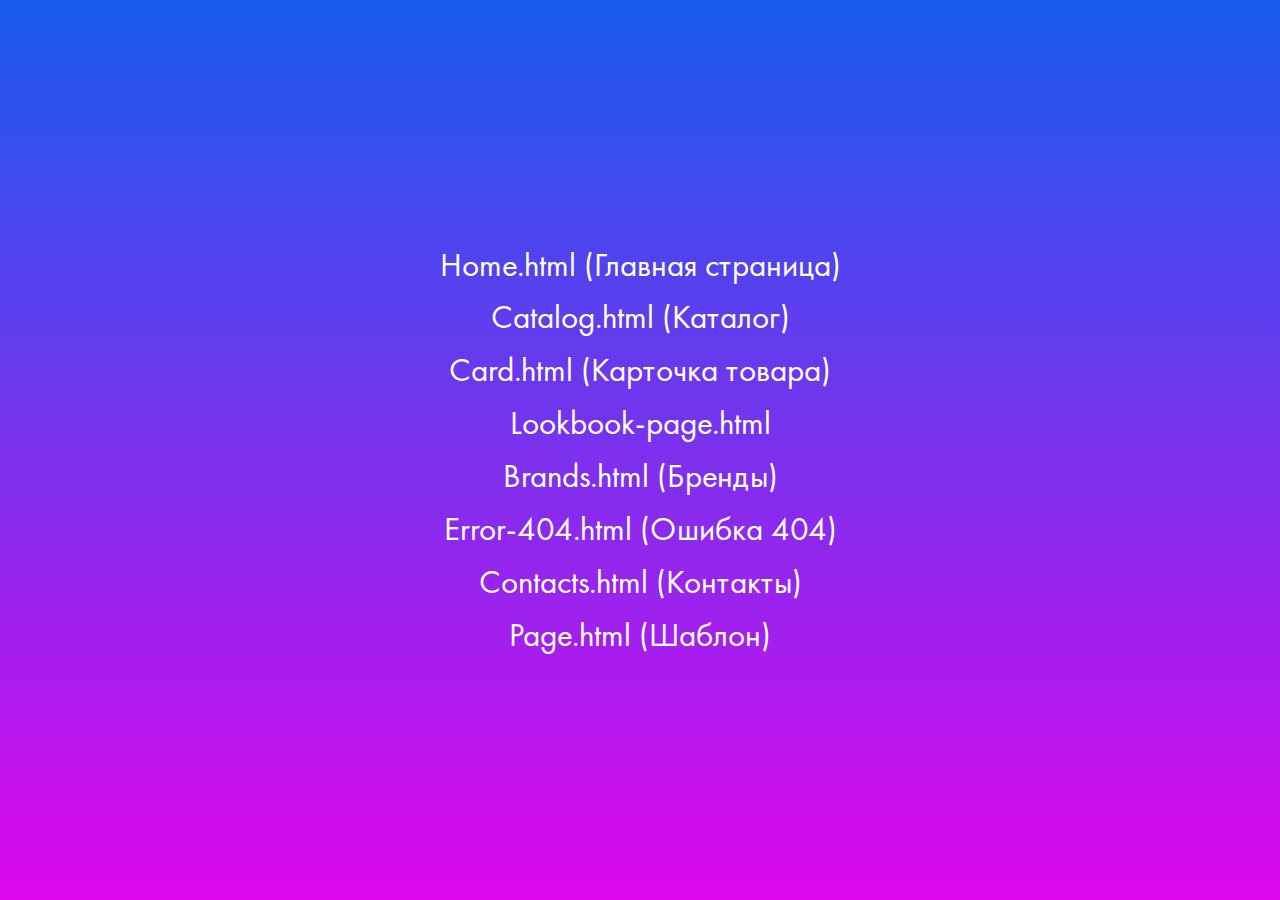
<file: index.html>
<!DOCTYPE html>
<html lang="en">
<head>
  <meta charset="UTF-8">
  <meta http-equiv="X-UA-Compatible" content="IE=edge">
  <meta name="viewport" content="width=device-width, initial-scale=1.0">
  <link rel="stylesheet" href="css/style.css">
  <title>Document</title>
</head>
<body>
  <div class="index">
    <div class="container">
      <div class="index__inner">
        <a href="home.html">Home.html (Главная страница)</a>
        <a href="catalog.html">Catalog.html (Каталог)</a>
        <a href="card.html">Card.html (Карточка товара)</a>
        <a href="lookbook-page.html">Lookbook-page.html</a>
        <a href="brands.html">Brands.html (Бренды)</a>
        <a href="error-404.html">Error-404.html (Ошибка 404)</a> 
        <a href="contacts.html">Contacts.html (Контакты)</a>   
        <a href="page.html">Page.html (Шаблон)</a>     
      </div>
    </div>
  </div>
</body>
</html>
</file>
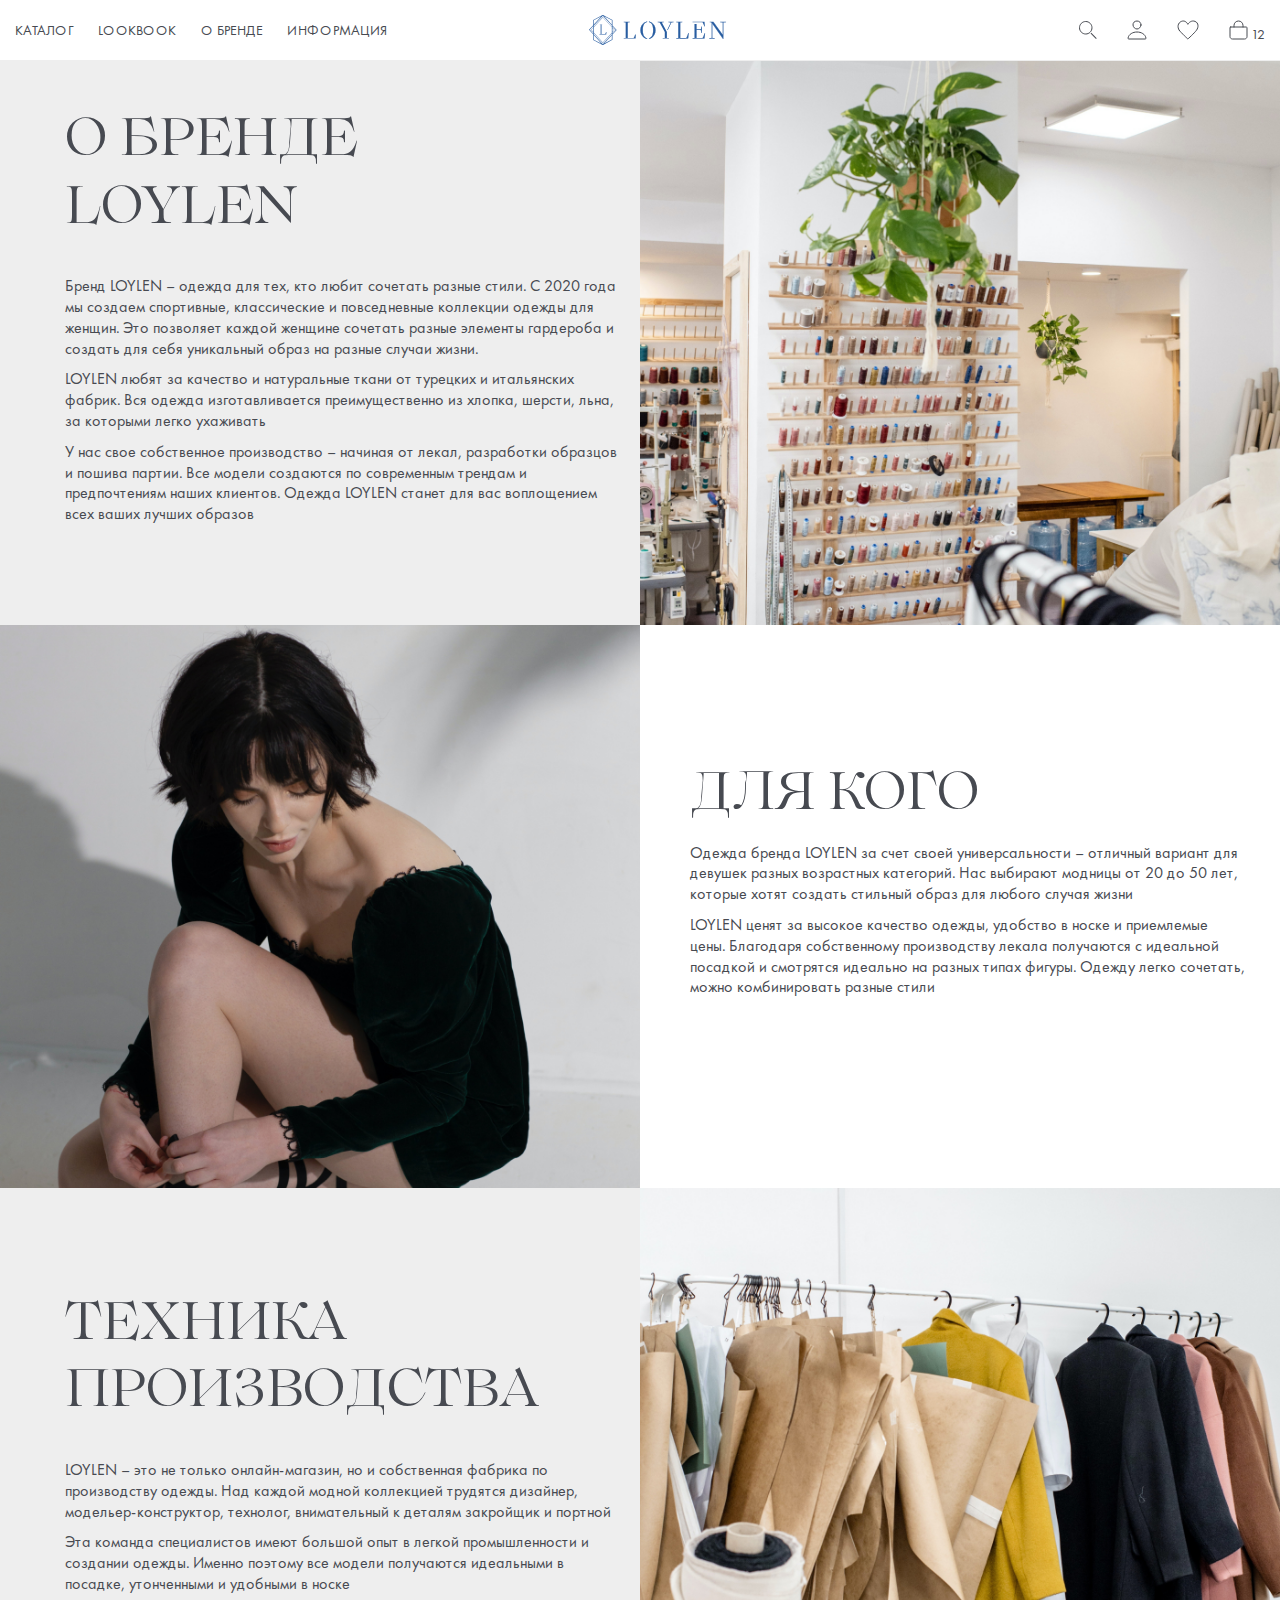
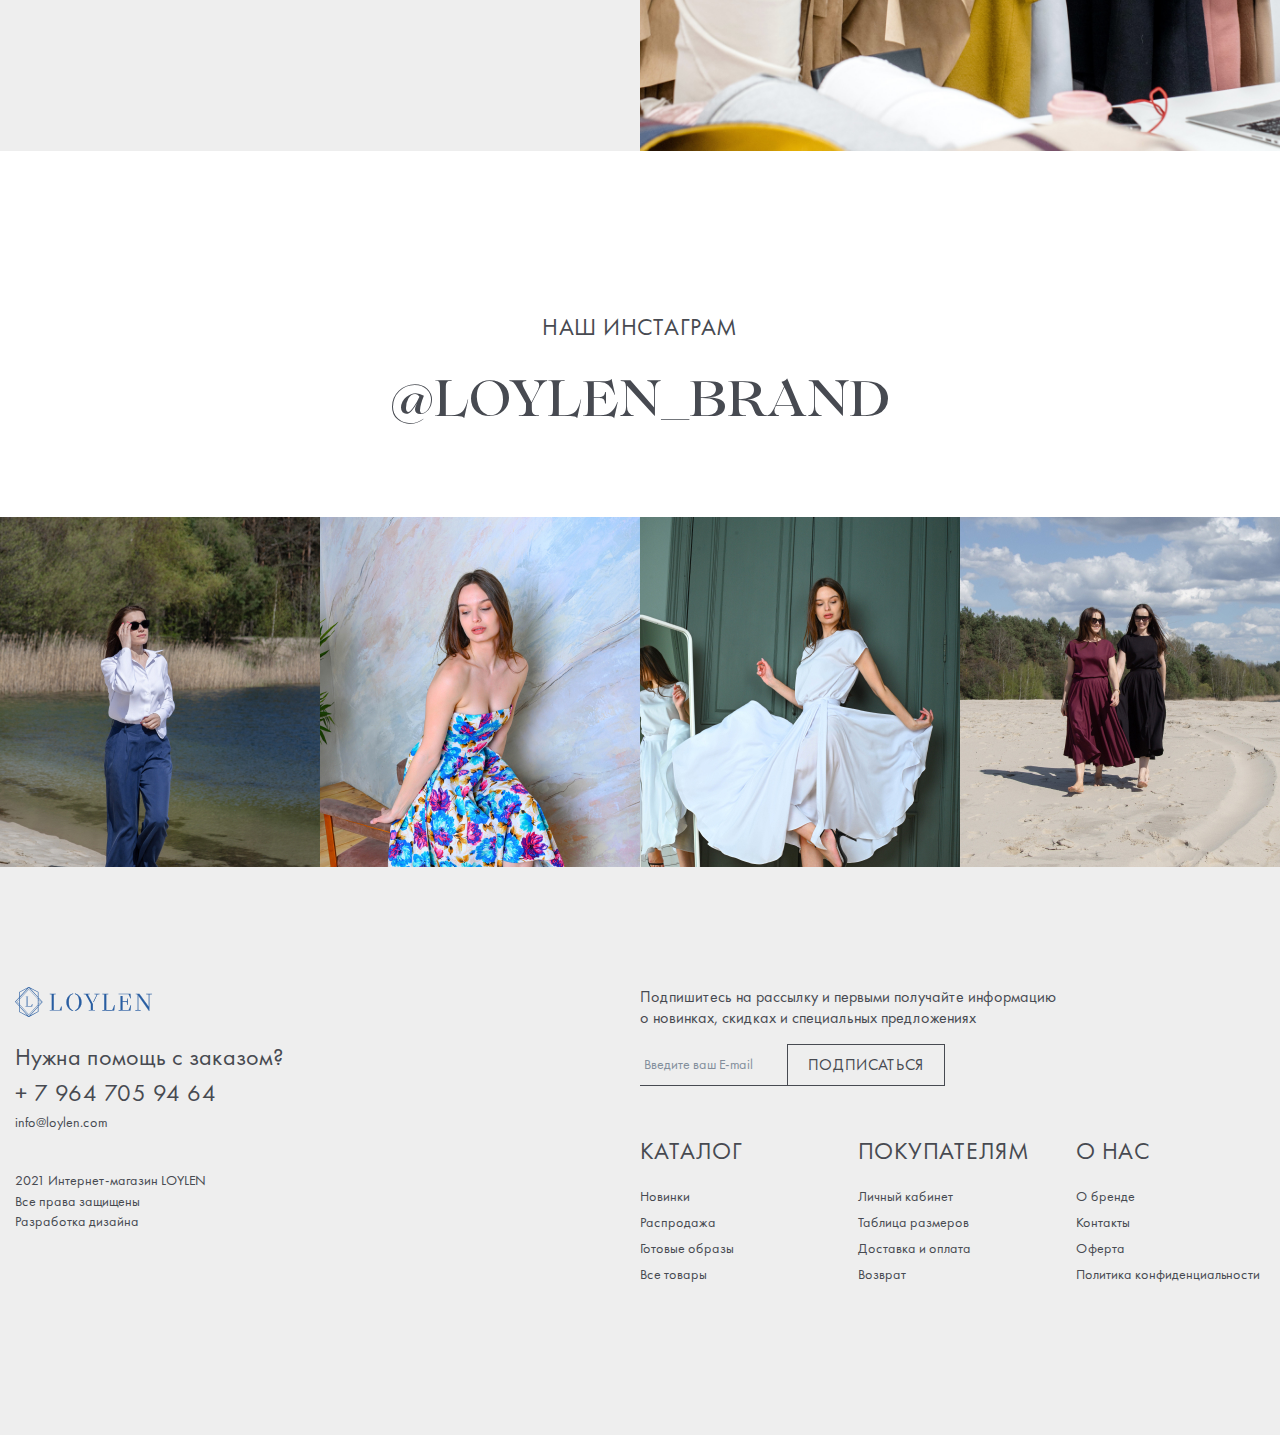
<file: brands.html>
<!DOCTYPE html>
<html lang="ru">
<head>
  <meta charset="UTF-8">
  <meta http-equiv="X-UA-Compatible" content="IE=edge">
  <meta name="viewport" content="width=device-width, initial-scale=1.0">
  <link rel="stylesheet" href="css/style.css">
  <title>Document</title>
</head>
<body>
  <header class="header">
    <nav class="header-nav">
      <div class="container">
        <div class="header-nav__inner">
          <ul class="header-nav__menu">
            <li>
              <a href="">Каталог</a>
            </li>
            <li>
              <a href="">lookbook</a>
            </li>
            <li>
              <a href="">О бренде</a>
            </li>
            <li>
              <a href="">информация</a>
            </li>
          </ul>
          <a class="header-nav__logo" href="">
            <img src="img/icons/logo.svg" alt="логотип">
          </a>
          <div class="header-nav__box">
            <button class="header-nav__search">
              <img src="img/icons/search.svg" alt="кнопка поиска">
            </button>
            <button class="header-nav__user">
              <img src="img/icons/user.svg" alt="пользователь">
            </button>
            <button class="header-nav__favorites">
              <img src="img/icons/favourites.svg" alt="избранное">
            </button>
            <button class="header-nav__cart">
              <img src="img/icons/cart.svg" alt="корзина">
              <span class="header-nav__count">12</span>
            </button>
          </div>
          <button class="header-nav__btn">
            <span></span>
            <span></span>
            <span></span>
            <span></span>
          </button>          
        </div>
      </div>
    </nav>
  </header>
  <main class="main">
    <div class="wrapper">
      <section class="lookbook lookbook-brands">
        <div class="lookbook__content">
          <div class="lookbook__container">
            <div class="lookbook__body">
              <h1 class="lookbook__title">
                о бренде Loylen
              </h1>
              <div class="lookbook__description"> 
                <p class="lookbook__text">Бренд LOYLEN – одежда для тех, кто любит сочетать разные стили. С 2020 года мы создаем спортивные, классические и повседневные коллекции одежды для женщин. Это позволяет каждой женщине сочетать разные элементы гардероба и создать для себя уникальный образ на разные случаи жизни.</p>
                <p class="lookbook__text">LOYLEN любят за качество и натуральные ткани от турецких и итальянских фабрик. Вся одежда изготавливается преимущественно из хлопка, шерсти, льна, за которыми легко ухаживать</p>
                <p class="lookbook__text">У нас свое собственное производство – начиная от лекал, разработки образцов и пошива партии. Все модели создаются по современным трендам и предпочтениям наших клиентов. Одежда LOYLEN станет для вас воплощением всех ваших лучших образов</p>
              </div>             
            </div>
          </div>
        </div>
        <div class="lookbook__image">
          <img src="img/brands/1.jpg" alt="">
        </div>
      </section>
    </div> 
    <div class="wrapper">
      <section class="lookbook lookbook-for">
        <div class="lookbook__content">
          <div class="lookbook__container">
            <div class="lookbook__body">
              <h1 class="lookbook__title">
                Для кого
              </h1>
              <div class="lookbook__description"> 
                <p class="lookbook__text">Одежда бренда LOYLEN за счет своей универсальности – отличный вариант для девушек разных возрастных категорий. Нас выбирают модницы от 20 до 50 лет, которые хотят создать стильный образ для любого случая жизни</p>
                <p class="lookbook__text">LOYLEN ценят за высокое качество одежды, удобство в носке и приемлемые цены. Благодаря собственному производству лекала получаются с идеальной посадкой и смотрятся идеально на разных типах фигуры. Одежду легко сочетать, можно комбинировать разные стили</p>
              </div>             
            </div>
          </div>
        </div>
        <div class="lookbook__image">
          <img src="img/brands/2.jpg" alt="">
        </div>
      </section>
    </div>  
    <div class="wrapper">
      <section class="lookbook lookbook-brands">
        <div class="lookbook__content">
          <div class="lookbook__container">
            <div class="lookbook__body">
              <h1 class="lookbook__title">
                техника Производства
              </h1>
              <div class="lookbook__description"> 
                <p class="lookbook__text">LOYLEN – это не только онлайн-магазин, но и собственная фабрика по производству одежды. Над каждой модной коллекцией трудятся дизайнер, модельер-конструктор, технолог, внимательный к деталям закройщик и портной</p>
                <p class="lookbook__text">Эта команда специалистов имеют большой опыт в легкой промышленности и создании одежды. Именно поэтому все модели получаются идеальными в посадке, утонченными и удобными в носке</p>
              </div>             
            </div>
          </div>
        </div>
        <div class="lookbook__image">
          <img src="img/brands/3.jpg" alt="">
        </div>
      </section>
    </div>     

    <section class="our-instagram">
      <h3 class="our-instagram__title title">Наш Инстаграм</h3>
      <h4 class="our-instagram__user-name">@loylen_brand</h4>
      <div class="our-instagram__content">
        <div class="our-instagram__card">
          <img class="our-instagram__img" src="img/intagram/1.jpg" alt="">
          <a class="our-instagram__slogan" href="">Перейти в инcтаграм</a>
        </div>
        <div class="our-instagram__card">
          <img class="our-instagram__img" src="img/intagram/2.jpg" alt="">
          <a class="our-instagram__slogan" href="">Перейти в инcтаграм</a>
        </div>
        <div class="our-instagram__card">
          <img class="our-instagram__img" src="img/intagram/3.jpg" alt="">
          <a class="our-instagram__slogan" href="">Перейти в инcтаграм</a>
        </div>
        <div class="our-instagram__card">
          <img class="our-instagram__img" src="img/intagram/4.jpg" alt="">
          <a class="our-instagram__slogan" href="">Перейти в инcтаграм</a>
        </div>                        
      </div>
    </section>
  </main>
  <footer class="footer">
    <div class="container">
      <div class="footer__inner">
        <div class="footer__info">
          <a class="footer__logo" href="">
            <img src="img/icons/logo.svg" alt="логотип">
          </a>
          <p class="footer__slogan">Нужна помощь с заказом?</p>
          <a class="footer__phone" href="tel:+79647059464">+ 7 964 705 94 64</a>
          <a class="footer__email" href="mailto:info@loylen.com">info@loylen.com</a>
          <ul class="footer__information">
            <li>2021 Интернет-магазин LOYLEN</li>
            <li>Все права защищены</li>
            <li><a href="">Разработка дизайна</a></li>
          </ul>
        </div>
        <div class="footer__content">
          <form class="footer__form" action="">
            <p class="footer__text">Подпишитесь на рассылку и первыми получайте информацию о новинках, скидках и специальных предложениях</p>
            <label class="footer__label">
              <input class="footer__input" type="email" placeholder="Введите ваш E-mail">
              <button class="footer__subscribe" type="submit">Подписаться</button>
            </label>
          </form>
          <div class="footer__item">
            <p class="footer__title">Каталог</p>
            <ul class="footer__list">
              <li><a href="">Новинки</a></li>
              <li><a href="">Распродажа</a></li>
              <li><a href="">Готовые образы</a></li>
              <li><a href="">Все товары</a></li>
            </ul>
          </div>
          <div class="footer__item">
            <p class="footer__title">Покупателям</p>
            <ul class="footer__list">
              <li><a href="">Личный кабинет</a></li>
              <li><a href="">Таблица размеров</a></li>
              <li><a href="">Доставка и оплата</a></li>
              <li><a href="">Возврат</a></li>
            </ul>
          </div>
          <div class="footer__item">
            <p class="footer__title">О нас</p>
            <ul class="footer__list">
              <li><a href="">О бренде</a></li>
              <li><a href="">Контакты</a></li>
              <li><a href="">Оферта</a></li>
              <li><a href="">Политика конфиденциальности</a></li>
            </ul>
          </div>                    
        </div>
      </div>
    </div>
  </footer>
  <script src="js/app.js"></script>
</body>
</html>
</file>
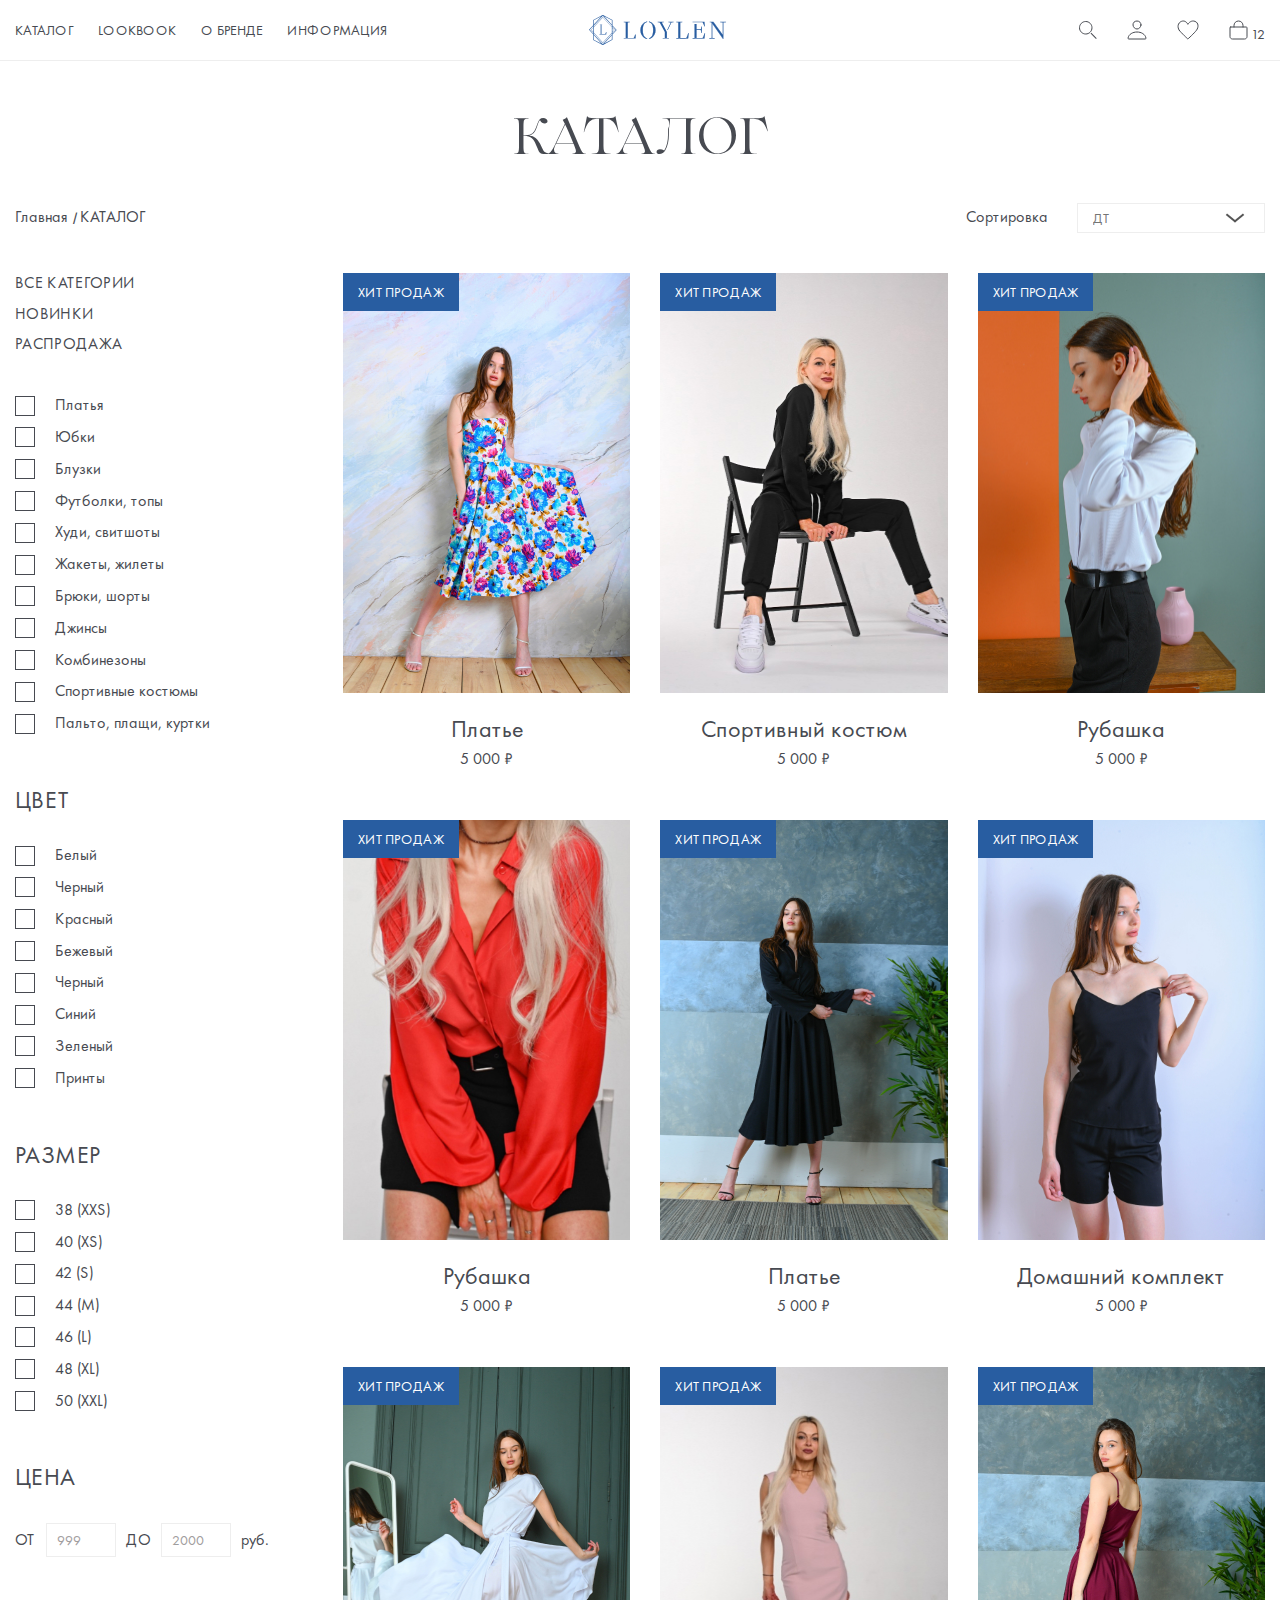
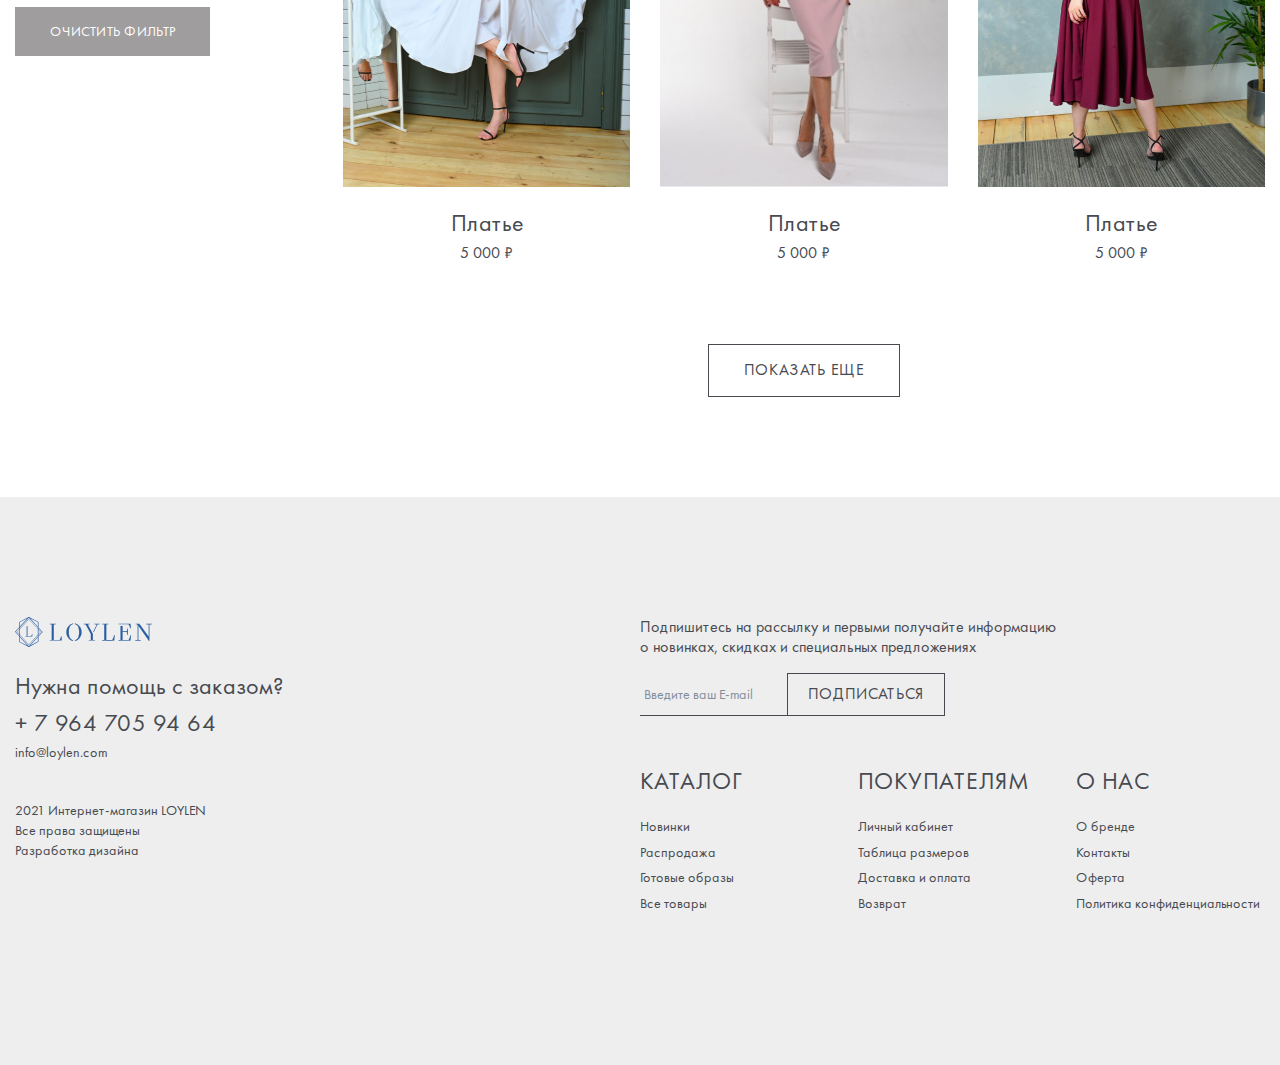
<file: catalog.html>
<!DOCTYPE html>
<html lang="ru">
<head>
  <meta charset="UTF-8">
  <meta http-equiv="X-UA-Compatible" content="IE=edge">
  <meta name="viewport" content="width=device-width, initial-scale=1.0">
  <link rel="stylesheet" href="css/style.css">
  <title>Document</title>
</head>
<body>
  <header class="header">
    <nav class="header-nav">
      <div class="container">
        <div class="header-nav__inner">
          <ul class="header-nav__menu">
            <li>
              <a href="">Каталог</a>
            </li>
            <li>
              <a href="">lookbook</a>
            </li>
            <li>
              <a href="">О бренде</a>
            </li>
            <li>
              <a href="">информация</a>
            </li>
          </ul>
          <a class="header-nav__logo" href="">
            <img src="img/icons/logo.svg" alt="логотип">
          </a>
          <div class="header-nav__box">
            <button class="header-nav__search">
              <img src="img/icons/search.svg" alt="кнопка поиска">
            </button>
            <button class="header-nav__user">
              <img src="img/icons/user.svg" alt="пользователь">
            </button>
            <button class="header-nav__favorites">
              <img src="img/icons/favourites.svg" alt="избранное">
            </button>
            <button class="header-nav__cart">
              <img src="img/icons/cart.svg" alt="корзина">
              <span class="header-nav__count">12</span>
            </button>
          </div>
          <button class="header-nav__btn">
            <span></span>
            <span></span>
            <span></span>
            <span></span>
          </button>          
        </div>
      </div>
    </nav>
  </header>
  <main class="main">
    <section class="catalog">
      <div class="container">
        <h1 class="catalog__heading heading">Каталог</h1>
        <div class="catalog__inner">
          <div class="catalog-top">
            <div class="catalog-top__menu">
              <span></span>
              <span></span>
              <span></span>
            </div>
            <div class="breadcrumbs catalog-top__breadcrumbs">
              <ul class="breadcrumbs__list">
                <li class="breadcrumbs__item">
                  <a class="breadcrumbs__link" href="">Главная</a>
                </li>
                <li class="breadcrumbs__item">
                  <a class="breadcrumbs__link breadcrumbs__link--last" href="">Каталог</a>
                </li>
              </ul>              
            </div>

            <p class="catalog-top__sort">Сортировка</p>

            <div class="dropdown">
              <input class="text02" type="text" readonly placeholder="ДТ"/>
              <div class="option">
                <div class="" onmouseover="show('ДТ')">ДТ</div>
                <div class="" onmouseover="show('АИ-92')">АИ-92</div>
                <div class="" onmouseover="show('АИ-95')">АИ-95</div>
                <div class="" onmouseover="show('АИ-98')">АИ-98</div>
                <div class="" onmouseover="show('ДТ')">Figma</div>
              </div>
            </div>

          </div>
          <div class="catalog-filter"> 
            <p class="catalog-filter__heading">Все категории</p>
            <p class="catalog-filter__heading">Новинки</p>
            <p class="catalog-filter__heading">Распродажа</p>
            <form class="catalog-filter__form" action="">
              <div class="catalog-filter__item">
                <label class="catalog-filter__label">
                  <input class="catalog-filter__input" type="checkbox">
                  <div class="catalog-filter__checkbox"></div>
                  Платья
                </label>
                <label class="catalog-filter__label">
                  <input class="catalog-filter__input" type="checkbox">
                  <div class="catalog-filter__checkbox"></div>
                  Юбки
                </label>   
                <label class="catalog-filter__label">
                  <input class="catalog-filter__input" type="checkbox">
                  <div class="catalog-filter__checkbox"></div>
                  Блузки
                </label> 
                <label class="catalog-filter__label">
                  <input class="catalog-filter__input" type="checkbox">
                  <div class="catalog-filter__checkbox"></div>
                  Футболки, топы
                </label> 
                <label class="catalog-filter__label">
                  <input class="catalog-filter__input" type="checkbox">
                  <div class="catalog-filter__checkbox"></div>
                  Худи, свитшоты                    
                </label> 
                <label class="catalog-filter__label">
                  <input class="catalog-filter__input" type="checkbox">
                  <div class="catalog-filter__checkbox"></div>
                  Жакеты, жилеты
                </label> 
                <label class="catalog-filter__label">
                  <input class="catalog-filter__input" type="checkbox">
                  <div class="catalog-filter__checkbox"></div>
                  Брюки, шорты
                </label> 
                <label class="catalog-filter__label">
                  <input class="catalog-filter__input" type="checkbox">
                  <div class="catalog-filter__checkbox"></div>
                  Джинсы
                </label> 
               <label class="catalog-filter__label">
                  <input class="catalog-filter__input" type="checkbox">
                  <div class="catalog-filter__checkbox"></div>
                  Комбинезоны
                </label>
               <label class="catalog-filter__label">
                  <input class="catalog-filter__input" type="checkbox">
                  <div class="catalog-filter__checkbox"></div>
                  Спортивные костюмы
                </label>  
               <label class="catalog-filter__label">
                  <input class="catalog-filter__input" type="checkbox">
                  <div class="catalog-filter__checkbox"></div>
                  Пальто, плащи, куртки
                </label> 

              </div>
              <div class="catalog-filter__item">
                <p class="catalog-filter__title">Цвет</p>
                <label class="catalog-filter__label">
                  <input class="catalog-filter__input" type="checkbox">
                  <div class="catalog-filter__checkbox"></div>
                  Белый 
                </label> 
                <label class="catalog-filter__label">
                  <input class="catalog-filter__input" type="checkbox">
                  <div class="catalog-filter__checkbox"></div>
                  Черный                   
                </label> 
                <label class="catalog-filter__label">
                  <input class="catalog-filter__input" type="checkbox">
                  <div class="catalog-filter__checkbox"></div>
                  Красный
                </label> 
                <label class="catalog-filter__label">
                  <input class="catalog-filter__input" type="checkbox">
                  <div class="catalog-filter__checkbox"></div>
                  Бежевый
                </label> 
                <label class="catalog-filter__label">
                  <input class="catalog-filter__input" type="checkbox">
                  <div class="catalog-filter__checkbox"></div>
                  Черный
                </label> 
               <label class="catalog-filter__label">
                  <input class="catalog-filter__input" type="checkbox">
                  <div class="catalog-filter__checkbox"></div>
                  Синий
                </label>
               <label class="catalog-filter__label">
                  <input class="catalog-filter__input" type="checkbox">
                  <div class="catalog-filter__checkbox"></div>
                  Зеленый
                </label>  
               <label class="catalog-filter__label">
                  <input class="catalog-filter__input" type="checkbox">
                  <div class="catalog-filter__checkbox"></div>
                  Принты 
                </label> 

              </div>
              <div class="catalog-filter__item">
                <p class="catalog-filter__title">Размер</p>
                <label class="catalog-filter__label">
                  <input class="catalog-filter__input" type="checkbox">
                  <div class="catalog-filter__checkbox"></div>
                  38 (XXS)                 
                </label> 
                <label class="catalog-filter__label">
                  <input class="catalog-filter__input" type="checkbox">
                  <div class="catalog-filter__checkbox"></div>
                  40 (XS)
                </label> 
                <label class="catalog-filter__label">
                  <input class="catalog-filter__input" type="checkbox">
                  <div class="catalog-filter__checkbox"></div>
                  42 (S)
                </label> 
                <label class="catalog-filter__label">
                  <input class="catalog-filter__input" type="checkbox">
                  <div class="catalog-filter__checkbox"></div>
                  44 (M)
                </label> 
               <label class="catalog-filter__label">
                  <input class="catalog-filter__input" type="checkbox">
                  <div class="catalog-filter__checkbox"></div>
                  46 (L)
                </label>
               <label class="catalog-filter__label">
                  <input class="catalog-filter__input" type="checkbox">
                  <div class="catalog-filter__checkbox"></div>
                  48 (XL)
                </label>  
               <label class="catalog-filter__label">
                  <input class="catalog-filter__input" type="checkbox">
                  <div class="catalog-filter__checkbox"></div>
                  50 (XXL)
                </label> 







              </div>              
              <div class="catalog-filter__item">
                <p class="catalog-filter__title">Цена</p> 
                <div class="catalog-filter__price">
                  <span>от</span>
                  <input type="text" placeholder="999">
                  <span>до</span>
                  <input type="text" placeholder="2000">
                  руб.
                </div>
              </div> 
              <button class="catalog-filter__reset button" type="reset">Очистить фильтр</button>




             
            </form>
          </div>
          <div class="catalog-content">
            <div class="catalog-content__product">
              <div class="home-catalog__card">
                <div class="home-catalog__info" style="background: url('img/home-catalog/10.jpg') center center no-repeat; background-size: cover">
                  <button class="home-catalog__favorites">
                    <svg width="22" height="20" viewBox="0 0 22 20" fill="none" xmlns="http://www.w3.org/2000/svg">
                      <path d="M2.21688 10.1999C0.0535382 7.26649 0.774652 2.86642 4.38022 1.39973C7.98579 -0.0669538 10.1491 2.86642 10.8702 4.33311C11.5914 2.86642 14.4758 -0.0669538 18.0814 1.39973C21.687 2.86642 21.687 7.26649 19.5236 10.1999C17.3603 13.1332 10.8702 19 10.8702 19C10.8702 19 4.38022 13.1332 2.21688 10.1999Z" stroke="#fff" stroke-linecap="round" stroke-linejoin="round"/></svg>
                  </button>
                  <span class="home-catalog__span home-catalog__hit-sale">Хит продаж</span>
                  <form class="home-catalog__form" action="">
                    <div class="home-catalog__size">
                      <label class="home-catalog__label">
                        <input class="home-catalog__input" type="checkbox">
                        <div class="home-catalog__checkbox">40</div>
                     </label>
                      <label class="home-catalog__label">
                        <input class="home-catalog__input" type="checkbox">
                        <div class="home-catalog__checkbox">42</div>
                     </label>
                      <label class="home-catalog__label">
                        <input class="home-catalog__input" type="checkbox">
                        <div class="home-catalog__checkbox">44</div>
                     </label>
                      <label class="home-catalog__label">
                        <input class="home-catalog__input" type="checkbox">
                        <div class="home-catalog__checkbox">46</div>
                     </label>
                      <label class="home-catalog__label">
                        <input class="home-catalog__input" type="checkbox">
                        <div class="home-catalog__checkbox">48</div>
                      </label>                   
                    </div>  
                    <a class="home-catalog__add-cart" href="">
                      Добавить в корзину
                    </a>                                                             
                  </form>
                </div>
                <div class="home-catalog__body">
                  <div class="home-catalog__body-caption">
                    Платье
                  </div>
                  <div class="home-catalog__body-price">5 000 ₽</div>
                </div>
              </div>  
              <div class="home-catalog__card">
                <div class="home-catalog__info" style="background: url('img/home-catalog/11.jpg') center center no-repeat; background-size: cover">
                  <button class="home-catalog__favorites">
                    <svg width="22" height="20" viewBox="0 0 22 20" fill="none" xmlns="http://www.w3.org/2000/svg">
                      <path d="M2.21688 10.1999C0.0535382 7.26649 0.774652 2.86642 4.38022 1.39973C7.98579 -0.0669538 10.1491 2.86642 10.8702 4.33311C11.5914 2.86642 14.4758 -0.0669538 18.0814 1.39973C21.687 2.86642 21.687 7.26649 19.5236 10.1999C17.3603 13.1332 10.8702 19 10.8702 19C10.8702 19 4.38022 13.1332 2.21688 10.1999Z" stroke="#fff" stroke-linecap="round" stroke-linejoin="round"/></svg>
                  </button>
                  <span class="home-catalog__span home-catalog__hit-sale">Хит продаж</span>
                  <form class="home-catalog__form" action="">
                    <div class="home-catalog__size">
                      <label class="home-catalog__label">
                        <input class="home-catalog__input" type="checkbox">
                        <div class="home-catalog__checkbox">40</div>
                     </label>
                      <label class="home-catalog__label">
                        <input class="home-catalog__input" type="checkbox">
                        <div class="home-catalog__checkbox">42</div>
                     </label>
                      <label class="home-catalog__label">
                        <input class="home-catalog__input" type="checkbox">
                        <div class="home-catalog__checkbox">44</div>
                     </label>
                      <label class="home-catalog__label">
                        <input class="home-catalog__input" type="checkbox">
                        <div class="home-catalog__checkbox">46</div>
                     </label>
                      <label class="home-catalog__label">
                        <input class="home-catalog__input" type="checkbox">
                        <div class="home-catalog__checkbox">48</div>
                      </label>                   
                    </div>  
                    <a class="home-catalog__add-cart" href="">
                      Добавить в корзину
                    </a>                                                             
                  </form>
                </div>
                <div class="home-catalog__body">
                  <div class="home-catalog__body-caption">
                    Спортивный костюм
                  </div>
                  <div class="home-catalog__body-price">5 000 ₽</div>
                </div>
              </div>
              <div class="home-catalog__card">
                <div class="home-catalog__info" style="background: url('img/home-catalog/12.jpg') center center no-repeat; background-size: cover">
                  <button class="home-catalog__favorites">
                    <svg width="22" height="20" viewBox="0 0 22 20" fill="none" xmlns="http://www.w3.org/2000/svg">
                      <path d="M2.21688 10.1999C0.0535382 7.26649 0.774652 2.86642 4.38022 1.39973C7.98579 -0.0669538 10.1491 2.86642 10.8702 4.33311C11.5914 2.86642 14.4758 -0.0669538 18.0814 1.39973C21.687 2.86642 21.687 7.26649 19.5236 10.1999C17.3603 13.1332 10.8702 19 10.8702 19C10.8702 19 4.38022 13.1332 2.21688 10.1999Z" stroke="#fff" stroke-linecap="round" stroke-linejoin="round"/></svg>
                  </button>
                  <span class="home-catalog__span home-catalog__hit-sale">Хит продаж</span>
                  <form class="home-catalog__form" action="">
                    <div class="home-catalog__size">
                      <label class="home-catalog__label">
                        <input class="home-catalog__input" type="checkbox">
                        <div class="home-catalog__checkbox">40</div>
                     </label>
                      <label class="home-catalog__label">
                        <input class="home-catalog__input" type="checkbox">
                        <div class="home-catalog__checkbox">42</div>
                     </label>
                      <label class="home-catalog__label">
                        <input class="home-catalog__input" type="checkbox">
                        <div class="home-catalog__checkbox">44</div>
                     </label>
                      <label class="home-catalog__label">
                        <input class="home-catalog__input" type="checkbox">
                        <div class="home-catalog__checkbox">46</div>
                     </label>
                      <label class="home-catalog__label">
                        <input class="home-catalog__input" type="checkbox">
                        <div class="home-catalog__checkbox">48</div>
                      </label>                   
                    </div>  
                    <a class="home-catalog__add-cart" href="">
                      Добавить в корзину
                    </a>                                                             
                  </form>
                </div>
                <div class="home-catalog__body">
                  <div class="home-catalog__body-caption">
                    Рубашка
                  </div>
                  <div class="home-catalog__body-price">5 000 ₽</div>
                </div>
              </div>  
              <div class="home-catalog__card">
                <div class="home-catalog__info" style="background: url('img/home-catalog/4.jpg') center center no-repeat; background-size: cover">
                  <button class="home-catalog__favorites">
                    <svg width="22" height="20" viewBox="0 0 22 20" fill="none" xmlns="http://www.w3.org/2000/svg">
                      <path d="M2.21688 10.1999C0.0535382 7.26649 0.774652 2.86642 4.38022 1.39973C7.98579 -0.0669538 10.1491 2.86642 10.8702 4.33311C11.5914 2.86642 14.4758 -0.0669538 18.0814 1.39973C21.687 2.86642 21.687 7.26649 19.5236 10.1999C17.3603 13.1332 10.8702 19 10.8702 19C10.8702 19 4.38022 13.1332 2.21688 10.1999Z" stroke="#fff" stroke-linecap="round" stroke-linejoin="round"/></svg>
                  </button>
                  <span class="home-catalog__span home-catalog__hit-sale">Хит продаж</span>
                  <form class="home-catalog__form" action="">
                    <div class="home-catalog__size">
                      <label class="home-catalog__label">
                        <input class="home-catalog__input" type="checkbox">
                        <div class="home-catalog__checkbox">40</div>
                     </label>
                      <label class="home-catalog__label">
                        <input class="home-catalog__input" type="checkbox">
                        <div class="home-catalog__checkbox">42</div>
                     </label>
                      <label class="home-catalog__label">
                        <input class="home-catalog__input" type="checkbox">
                        <div class="home-catalog__checkbox">44</div>
                     </label>
                      <label class="home-catalog__label">
                        <input class="home-catalog__input" type="checkbox">
                        <div class="home-catalog__checkbox">46</div>
                     </label>
                      <label class="home-catalog__label">
                        <input class="home-catalog__input" type="checkbox">
                        <div class="home-catalog__checkbox">48</div>
                      </label>                   
                    </div>  
                    <a class="home-catalog__add-cart" href="">
                      Добавить в корзину
                    </a>                                                             
                  </form>
                </div>
                <div class="home-catalog__body">
                  <div class="home-catalog__body-caption">
                    Рубашка
                  </div>
                  <div class="home-catalog__body-price">5 000 ₽</div>
                </div>
              </div>
              <div class="home-catalog__card">
                <div class="home-catalog__info" style="background: url('img/home-catalog/13.jpg') center center no-repeat; background-size: cover">
                  <button class="home-catalog__favorites">
                    <svg width="22" height="20" viewBox="0 0 22 20" fill="none" xmlns="http://www.w3.org/2000/svg">
                      <path d="M2.21688 10.1999C0.0535382 7.26649 0.774652 2.86642 4.38022 1.39973C7.98579 -0.0669538 10.1491 2.86642 10.8702 4.33311C11.5914 2.86642 14.4758 -0.0669538 18.0814 1.39973C21.687 2.86642 21.687 7.26649 19.5236 10.1999C17.3603 13.1332 10.8702 19 10.8702 19C10.8702 19 4.38022 13.1332 2.21688 10.1999Z" stroke="#fff" stroke-linecap="round" stroke-linejoin="round"/></svg>
                  </button>
                  <span class="home-catalog__span home-catalog__hit-sale">Хит продаж</span>
                  <form class="home-catalog__form" action="">
                    <div class="home-catalog__size">
                      <label class="home-catalog__label">
                        <input class="home-catalog__input" type="checkbox">
                        <div class="home-catalog__checkbox">40</div>
                     </label>
                      <label class="home-catalog__label">
                        <input class="home-catalog__input" type="checkbox">
                        <div class="home-catalog__checkbox">42</div>
                     </label>
                      <label class="home-catalog__label">
                        <input class="home-catalog__input" type="checkbox">
                        <div class="home-catalog__checkbox">44</div>
                     </label>
                      <label class="home-catalog__label">
                        <input class="home-catalog__input" type="checkbox">
                        <div class="home-catalog__checkbox">46</div>
                     </label>
                      <label class="home-catalog__label">
                        <input class="home-catalog__input" type="checkbox">
                        <div class="home-catalog__checkbox">48</div>
                      </label>                   
                    </div>  
                    <a class="home-catalog__add-cart" href="">
                      Добавить в корзину
                    </a>                                                             
                  </form>
                </div>
                <div class="home-catalog__body">
                  <div class="home-catalog__body-caption">
                    Платье
                  </div>
                  <div class="home-catalog__body-price">5 000 ₽</div>
                </div>
              </div>  
              <div class="home-catalog__card">
                <div class="home-catalog__info" style="background: url('img/home-catalog/6.jpg') center center no-repeat; background-size: cover">
                  <button class="home-catalog__favorites">
                    <svg width="22" height="20" viewBox="0 0 22 20" fill="none" xmlns="http://www.w3.org/2000/svg">
                      <path d="M2.21688 10.1999C0.0535382 7.26649 0.774652 2.86642 4.38022 1.39973C7.98579 -0.0669538 10.1491 2.86642 10.8702 4.33311C11.5914 2.86642 14.4758 -0.0669538 18.0814 1.39973C21.687 2.86642 21.687 7.26649 19.5236 10.1999C17.3603 13.1332 10.8702 19 10.8702 19C10.8702 19 4.38022 13.1332 2.21688 10.1999Z" stroke="#fff" stroke-linecap="round" stroke-linejoin="round"/></svg>
                  </button>
                  <span class="home-catalog__span home-catalog__hit-sale">Хит продаж</span>
                  <form class="home-catalog__form" action="">
                    <div class="home-catalog__size">
                      <label class="home-catalog__label">
                        <input class="home-catalog__input" type="checkbox">
                        <div class="home-catalog__checkbox">40</div>
                     </label>
                      <label class="home-catalog__label">
                        <input class="home-catalog__input" type="checkbox">
                        <div class="home-catalog__checkbox">42</div>
                     </label>
                      <label class="home-catalog__label">
                        <input class="home-catalog__input" type="checkbox">
                        <div class="home-catalog__checkbox">44</div>
                     </label>
                      <label class="home-catalog__label">
                        <input class="home-catalog__input" type="checkbox">
                        <div class="home-catalog__checkbox">46</div>
                     </label>
                      <label class="home-catalog__label">
                        <input class="home-catalog__input" type="checkbox">
                        <div class="home-catalog__checkbox">48</div>
                      </label>                   
                    </div>  
                    <a class="home-catalog__add-cart" href="">
                      Добавить в корзину
                    </a>                                                             
                  </form>
                </div>
                <div class="home-catalog__body">
                  <div class="home-catalog__body-caption">
                    Домашний комплект
                  </div>
                  <div class="home-catalog__body-price">5 000 ₽</div>
                </div>
              </div>
              <div class="home-catalog__card">
                <div class="home-catalog__info" style="background: url('img/home-catalog/14.jpg') center center no-repeat; background-size: cover">
                  <button class="home-catalog__favorites">
                    <svg width="22" height="20" viewBox="0 0 22 20" fill="none" xmlns="http://www.w3.org/2000/svg">
                      <path d="M2.21688 10.1999C0.0535382 7.26649 0.774652 2.86642 4.38022 1.39973C7.98579 -0.0669538 10.1491 2.86642 10.8702 4.33311C11.5914 2.86642 14.4758 -0.0669538 18.0814 1.39973C21.687 2.86642 21.687 7.26649 19.5236 10.1999C17.3603 13.1332 10.8702 19 10.8702 19C10.8702 19 4.38022 13.1332 2.21688 10.1999Z" stroke="#fff" stroke-linecap="round" stroke-linejoin="round"/></svg>
                  </button>
                  <span class="home-catalog__span home-catalog__hit-sale">Хит продаж</span>
                  <form class="home-catalog__form" action="">
                    <div class="home-catalog__size">
                      <label class="home-catalog__label">
                        <input class="home-catalog__input" type="checkbox">
                        <div class="home-catalog__checkbox">40</div>
                     </label>
                      <label class="home-catalog__label">
                        <input class="home-catalog__input" type="checkbox">
                        <div class="home-catalog__checkbox">42</div>
                     </label>
                      <label class="home-catalog__label">
                        <input class="home-catalog__input" type="checkbox">
                        <div class="home-catalog__checkbox">44</div>
                     </label>
                      <label class="home-catalog__label">
                        <input class="home-catalog__input" type="checkbox">
                        <div class="home-catalog__checkbox">46</div>
                     </label>
                      <label class="home-catalog__label">
                        <input class="home-catalog__input" type="checkbox">
                        <div class="home-catalog__checkbox">48</div>
                      </label>                   
                    </div>  
                    <a class="home-catalog__add-cart" href="">
                      Добавить в корзину
                    </a>                                                             
                  </form>
                </div>
                <div class="home-catalog__body">
                  <div class="home-catalog__body-caption">
                    Платье
                  </div>
                  <div class="home-catalog__body-price">5 000 ₽</div>
                </div>
              </div>
              <div class="home-catalog__card">
                <div class="home-catalog__info" style="background: url('img/home-catalog/15.jpg') center center no-repeat; background-size: cover">
                  <button class="home-catalog__favorites">
                    <svg width="22" height="20" viewBox="0 0 22 20" fill="none" xmlns="http://www.w3.org/2000/svg">
                      <path d="M2.21688 10.1999C0.0535382 7.26649 0.774652 2.86642 4.38022 1.39973C7.98579 -0.0669538 10.1491 2.86642 10.8702 4.33311C11.5914 2.86642 14.4758 -0.0669538 18.0814 1.39973C21.687 2.86642 21.687 7.26649 19.5236 10.1999C17.3603 13.1332 10.8702 19 10.8702 19C10.8702 19 4.38022 13.1332 2.21688 10.1999Z" stroke="#fff" stroke-linecap="round" stroke-linejoin="round"/></svg>
                  </button>
                  <span class="home-catalog__span home-catalog__hit-sale">Хит продаж</span>
                  <form class="home-catalog__form" action="">
                    <div class="home-catalog__size">
                      <label class="home-catalog__label">
                        <input class="home-catalog__input" type="checkbox">
                        <div class="home-catalog__checkbox">40</div>
                     </label>
                      <label class="home-catalog__label">
                        <input class="home-catalog__input" type="checkbox">
                        <div class="home-catalog__checkbox">42</div>
                     </label>
                      <label class="home-catalog__label">
                        <input class="home-catalog__input" type="checkbox">
                        <div class="home-catalog__checkbox">44</div>
                     </label>
                      <label class="home-catalog__label">
                        <input class="home-catalog__input" type="checkbox">
                        <div class="home-catalog__checkbox">46</div>
                     </label>
                      <label class="home-catalog__label">
                        <input class="home-catalog__input" type="checkbox">
                        <div class="home-catalog__checkbox">48</div>
                      </label>                   
                    </div>  
                    <a class="home-catalog__add-cart" href="">
                      Добавить в корзину
                    </a>                                                             
                  </form>
                </div>
                <div class="home-catalog__body">
                  <div class="home-catalog__body-caption">
                    Платье
                  </div>
                  <div class="home-catalog__body-price">5 000 ₽</div>
                </div>
              </div>  
              <div class="home-catalog__card">
                <div class="home-catalog__info" style="background: url('img/home-catalog/16.jpg') center center no-repeat; background-size: cover;">
                  <button class="home-catalog__favorites">
                    <svg width="22" height="20" viewBox="0 0 22 20" fill="none" xmlns="http://www.w3.org/2000/svg">
                      <path d="M2.21688 10.1999C0.0535382 7.26649 0.774652 2.86642 4.38022 1.39973C7.98579 -0.0669538 10.1491 2.86642 10.8702 4.33311C11.5914 2.86642 14.4758 -0.0669538 18.0814 1.39973C21.687 2.86642 21.687 7.26649 19.5236 10.1999C17.3603 13.1332 10.8702 19 10.8702 19C10.8702 19 4.38022 13.1332 2.21688 10.1999Z" stroke="#fff" stroke-linecap="round" stroke-linejoin="round"/></svg>
                  </button>
                  <span class="home-catalog__span home-catalog__hit-sale">Хит продаж</span>
                  <form class="home-catalog__form" action="">
                    <div class="home-catalog__size">
                      <label class="home-catalog__label">
                        <input class="home-catalog__input" type="checkbox">
                        <div class="home-catalog__checkbox">40</div>
                     </label>
                      <label class="home-catalog__label">
                        <input class="home-catalog__input" type="checkbox">
                        <div class="home-catalog__checkbox">42</div>
                     </label>
                      <label class="home-catalog__label">
                        <input class="home-catalog__input" type="checkbox">
                        <div class="home-catalog__checkbox">44</div>
                     </label>
                      <label class="home-catalog__label">
                        <input class="home-catalog__input" type="checkbox">
                        <div class="home-catalog__checkbox">46</div>
                     </label>
                      <label class="home-catalog__label">
                        <input class="home-catalog__input" type="checkbox">
                        <div class="home-catalog__checkbox">48</div>
                      </label>                   
                    </div>  
                    <a class="home-catalog__add-cart" href="">
                      Добавить в корзину
                    </a>                                                             
                  </form>
                </div>
                <div class="home-catalog__body">
                  <div class="home-catalog__body-caption">
                    Платье
                  </div>
                  <div class="home-catalog__body-price">5 000 ₽</div>
                </div>
              </div>                                                                      
            </div>
            <a class="catalog-content__view button" href="">показать еще</a>
          </div>
        </div>
      </div>
    </section> 
  </main>
  <footer class="footer">
    <div class="container">
      <div class="footer__inner">
        <div class="footer__info">
          <a class="footer__logo" href="">
            <img src="img/icons/logo.svg" alt="логотип">
          </a>
          <p class="footer__slogan">Нужна помощь с заказом?</p>
          <a class="footer__phone" href="tel:+79647059464">+ 7 964 705 94 64</a>
          <a class="footer__email" href="mailto:info@loylen.com">info@loylen.com</a>
          <ul class="footer__information">
            <li>2021 Интернет-магазин LOYLEN</li>
            <li>Все права защищены</li>
            <li><a href="">Разработка дизайна</a></li>
          </ul>
        </div>
        <div class="footer__content">
          <form class="footer__form" action="">
            <p class="footer__text">Подпишитесь на рассылку и первыми получайте информацию о новинках, скидках и специальных предложениях</p>
            <label class="footer__label">
              <input class="footer__input" type="email" placeholder="Введите ваш E-mail">
              <button class="footer__subscribe" type="submit">Подписаться</button>
            </label>
          </form>
          <div class="footer__item">
            <p class="footer__title">Каталог</p>
            <ul class="footer__list">
              <li><a href="">Новинки</a></li>
              <li><a href="">Распродажа</a></li>
              <li><a href="">Готовые образы</a></li>
              <li><a href="">Все товары</a></li>
            </ul>
          </div>
          <div class="footer__item">
            <p class="footer__title">Покупателям</p>
            <ul class="footer__list">
              <li><a href="">Личный кабинет</a></li>
              <li><a href="">Таблица размеров</a></li>
              <li><a href="">Доставка и оплата</a></li>
              <li><a href="">Возврат</a></li>
            </ul>
          </div>
          <div class="footer__item">
            <p class="footer__title">О нас</p>
            <ul class="footer__list">
              <li><a href="">О бренде</a></li>
              <li><a href="">Контакты</a></li>
              <li><a href="">Оферта</a></li>
              <li><a href="">Политика конфиденциальности</a></li>
            </ul>
          </div>                    
        </div>
      </div>
    </div>
  </footer>
  <script src="js/app.js"></script>
</body>
</html>
</file>
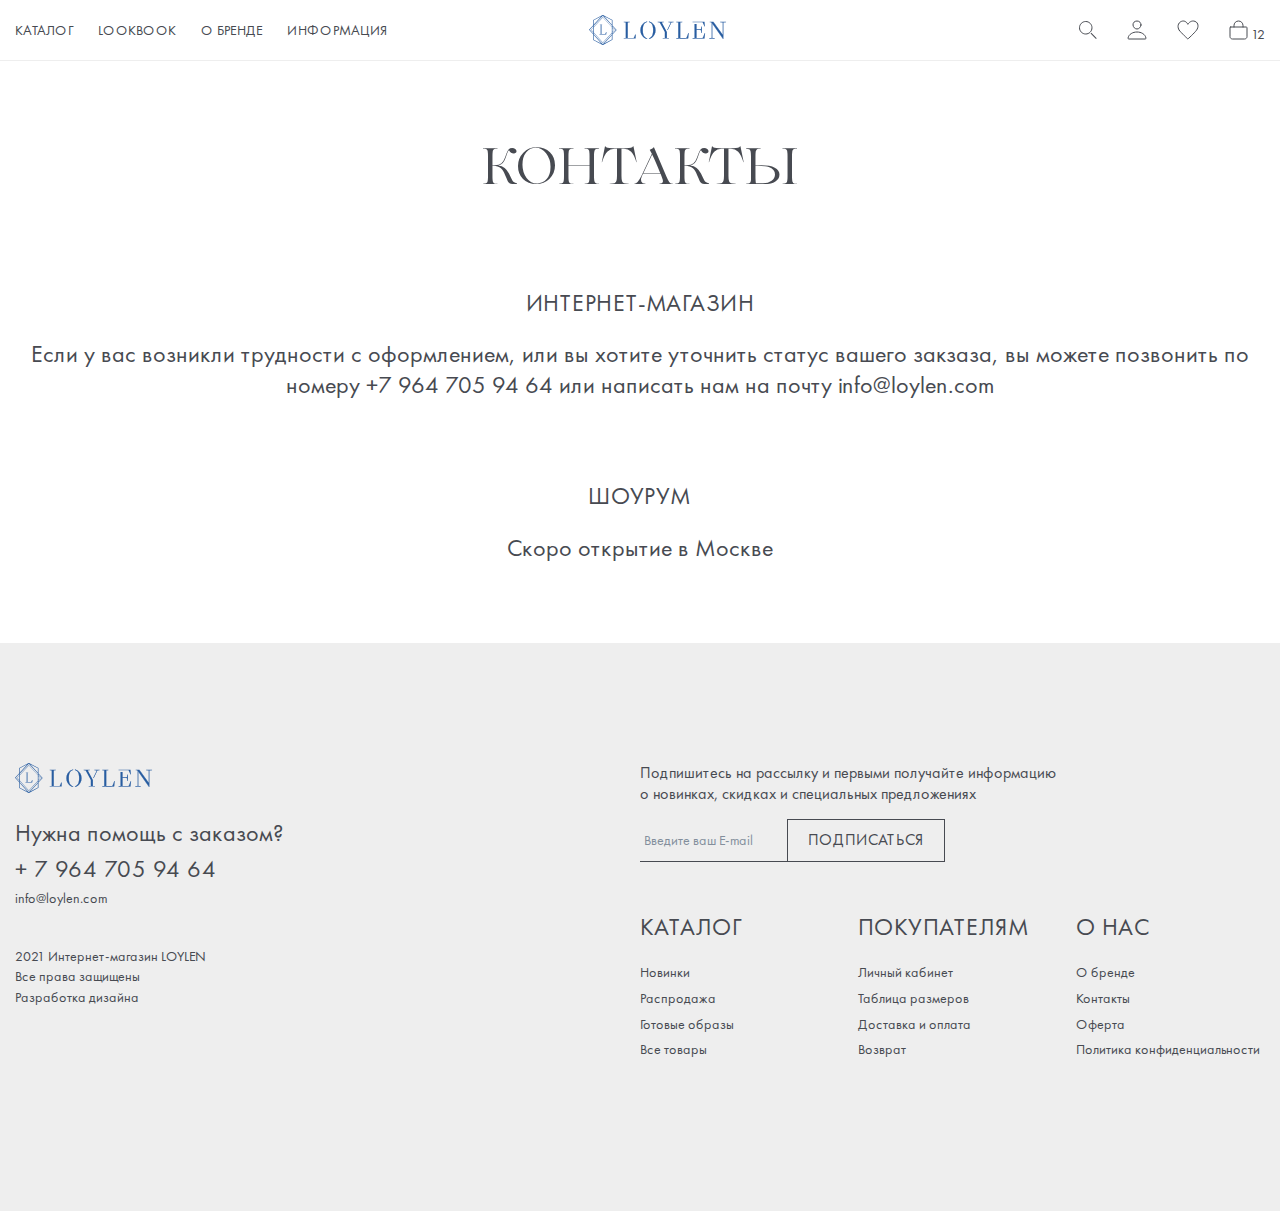
<file: contacts.html>
<!DOCTYPE html>
<html lang="ru">
<head>
  <meta charset="UTF-8">
  <meta http-equiv="X-UA-Compatible" content="IE=edge">
  <meta name="viewport" content="width=device-width, initial-scale=1.0">
  <link rel="stylesheet" href="css/style.css">
  <title>Document</title>
</head>
<body>
  <header class="header">
    <nav class="header-nav">
      <div class="container">
        <div class="header-nav__inner">
          <ul class="header-nav__menu">
            <li>
              <a href="">Каталог</a>
            </li>
            <li>
              <a href="">lookbook</a>
            </li>
            <li>
              <a href="">О бренде</a>
            </li>
            <li>
              <a href="">информация</a>
            </li>
          </ul>
          <a class="header-nav__logo" href="">
            <img src="img/icons/logo.svg" alt="логотип">
          </a>
          <div class="header-nav__box">
            <button class="header-nav__search">
              <img src="img/icons/search.svg" alt="кнопка поиска">
            </button>
            <button class="header-nav__user">
              <img src="img/icons/user.svg" alt="пользователь">
            </button>
            <button class="header-nav__favorites">
              <img src="img/icons/favourites.svg" alt="избранное">
            </button>
            <button class="header-nav__cart">
              <img src="img/icons/cart.svg" alt="корзина">
              <span class="header-nav__count">12</span>
            </button>
          </div>
          <button class="header-nav__btn">
            <span></span>
            <span></span>
            <span></span>
            <span></span>
          </button>          
        </div>
      </div>
    </nav>
  </header>
  <main class="main">
    <section class="contacts">
      <div class="container">
        <div class="contacts__content">
          <h1 class="contacts__title heading">Контакты</h1>
          <p class="contacts__subtitle">ИНТЕРНЕТ-МАГАЗИН</p>
          <p class="contacts__text">Если у вас возникли трудности с оформлением, или вы хотите уточнить статус вашего закзаза, вы можете позвонить по номеру  <a href="tel:+79647059464">+7 964 705 94 64</a> или написать нам на почту <a href="mailto:info@loylen.com">info@loylen.com</a> </p>
          <p class="contacts__shop">шоурум</p>
          <p class="contacts__open">Скоро открытие в Москве</p>
        </div>
      </div>
    </section>
  </main>
  <footer class="footer">
    <div class="container">
      <div class="footer__inner">
        <div class="footer__info">
          <a class="footer__logo" href="">
            <img src="img/icons/logo.svg" alt="логотип">
          </a>
          <p class="footer__slogan">Нужна помощь с заказом?</p>
          <a class="footer__phone" href="tel:+79647059464">+ 7 964 705 94 64</a>
          <a class="footer__email" href="mailto:info@loylen.com">info@loylen.com</a>
          <ul class="footer__information">
            <li>2021 Интернет-магазин LOYLEN</li>
            <li>Все права защищены</li>
            <li><a href="">Разработка дизайна</a></li>
          </ul>
        </div>
        <div class="footer__content">
          <form class="footer__form" action="">
            <p class="footer__text">Подпишитесь на рассылку и первыми получайте информацию о новинках, скидках и специальных предложениях</p>
            <label class="footer__label">
              <input class="footer__input" type="email" placeholder="Введите ваш E-mail">
              <button class="footer__subscribe" type="submit">Подписаться</button>
            </label>
          </form>
          <div class="footer__item">
            <p class="footer__title">Каталог</p>
            <ul class="footer__list">
              <li><a href="">Новинки</a></li>
              <li><a href="">Распродажа</a></li>
              <li><a href="">Готовые образы</a></li>
              <li><a href="">Все товары</a></li>
            </ul>
          </div>
          <div class="footer__item">
            <p class="footer__title">Покупателям</p>
            <ul class="footer__list">
              <li><a href="">Личный кабинет</a></li>
              <li><a href="">Таблица размеров</a></li>
              <li><a href="">Доставка и оплата</a></li>
              <li><a href="">Возврат</a></li>
            </ul>
          </div>
          <div class="footer__item">
            <p class="footer__title">О нас</p>
            <ul class="footer__list">
              <li><a href="">О бренде</a></li>
              <li><a href="">Контакты</a></li>
              <li><a href="">Оферта</a></li>
              <li><a href="">Политика конфиденциальности</a></li>
            </ul>
          </div>                    
        </div>
      </div>
    </div>
  </footer>
  <script src="js/app.js"></script>
</body>
</html>
</file>
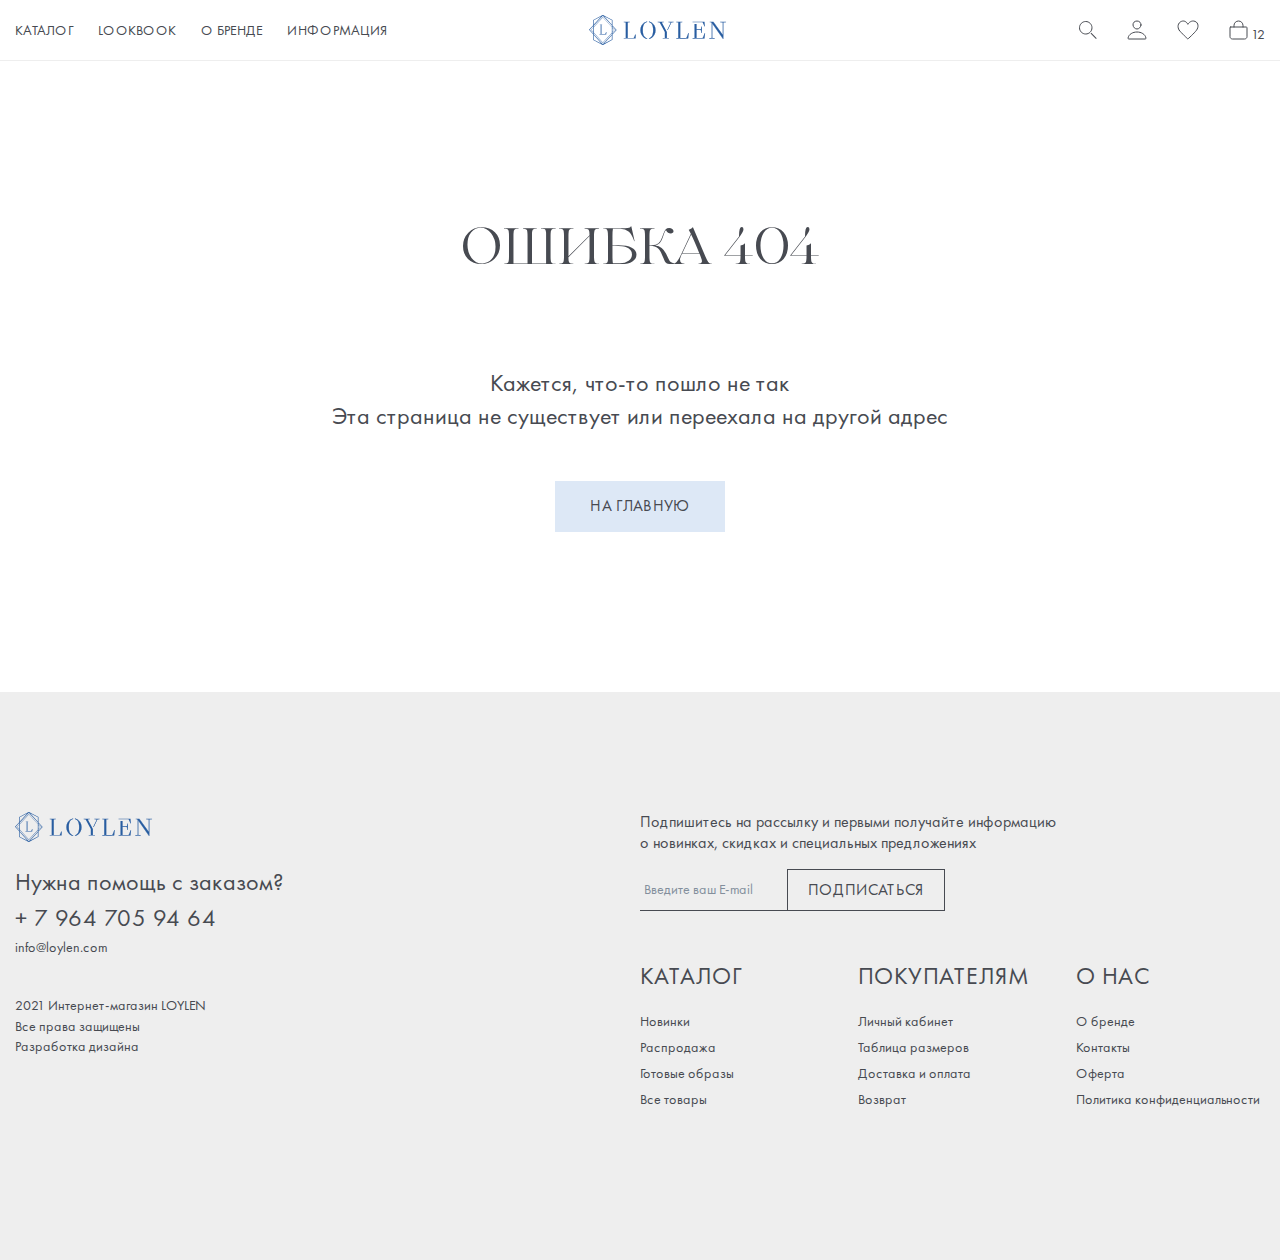
<file: error-404.html>
<!DOCTYPE html>
<html lang="ru">
<head>
  <meta charset="UTF-8">
  <meta http-equiv="X-UA-Compatible" content="IE=edge">
  <meta name="viewport" content="width=device-width, initial-scale=1.0">
  <link rel="stylesheet" href="css/style.css">
  <title>Document</title>
</head>
<body>
  <header class="header">
    <nav class="header-nav">
      <div class="container">
        <div class="header-nav__inner">
          <ul class="header-nav__menu">
            <li>
              <a href="">Каталог</a>
            </li>
            <li>
              <a href="">lookbook</a>
            </li>
            <li>
              <a href="">О бренде</a>
            </li>
            <li>
              <a href="">информация</a>
            </li>
          </ul>
          <a class="header-nav__logo" href="">
            <img src="img/icons/logo.svg" alt="логотип">
          </a>
          <div class="header-nav__box">
            <button class="header-nav__search">
              <img src="img/icons/search.svg" alt="кнопка поиска">
            </button>
            <button class="header-nav__user">
              <img src="img/icons/user.svg" alt="пользователь">
            </button>
            <button class="header-nav__favorites">
              <img src="img/icons/favourites.svg" alt="избранное">
            </button>
            <button class="header-nav__cart">
              <img src="img/icons/cart.svg" alt="корзина">
              <span class="header-nav__count">12</span>
            </button>
          </div>
          <button class="header-nav__btn">
            <span></span>
            <span></span>
            <span></span>
            <span></span>
          </button>          
        </div>
      </div>
    </nav>
  </header> 
  <main class="main">
    <section class="error-404">
      <div class="container">
        <div class="error-404__content">
          <h1 class="error-404__title heading">ошибка 404</h1>
          <p class="error-404__text">Кажется, что-то пошло не так</p>
          <p class="error-404__text">Эта страница не существует или переехала на другой адрес</p>
          <a class="error-404__back button" href="home.html">На главную</a>
        </div>
      </div>
    </section>
  </main>
  <footer class="footer">
    <div class="container">
      <div class="footer__inner">
        <div class="footer__info">
          <a class="footer__logo" href="">
            <img src="img/icons/logo.svg" alt="логотип">
          </a>
          <p class="footer__slogan">Нужна помощь с заказом?</p>
          <a class="footer__phone" href="tel:+79647059464">+ 7 964 705 94 64</a>
          <a class="footer__email" href="mailto:info@loylen.com">info@loylen.com</a>
          <ul class="footer__information">
            <li>2021 Интернет-магазин LOYLEN</li>
            <li>Все права защищены</li>
            <li><a href="">Разработка дизайна</a></li>
          </ul>
        </div>
        <div class="footer__content">
          <form class="footer__form" action="">
            <p class="footer__text">Подпишитесь на рассылку и первыми получайте информацию о новинках, скидках и специальных предложениях</p>
            <label class="footer__label">
              <input class="footer__input" type="email" placeholder="Введите ваш E-mail">
              <button class="footer__subscribe" type="submit">Подписаться</button>
            </label>
          </form>
          <div class="footer__item">
            <p class="footer__title">Каталог</p>
            <ul class="footer__list">
              <li><a href="">Новинки</a></li>
              <li><a href="">Распродажа</a></li>
              <li><a href="">Готовые образы</a></li>
              <li><a href="">Все товары</a></li>
            </ul>
          </div>
          <div class="footer__item">
            <p class="footer__title">Покупателям</p>
            <ul class="footer__list">
              <li><a href="">Личный кабинет</a></li>
              <li><a href="">Таблица размеров</a></li>
              <li><a href="">Доставка и оплата</a></li>
              <li><a href="">Возврат</a></li>
            </ul>
          </div>
          <div class="footer__item">
            <p class="footer__title">О нас</p>
            <ul class="footer__list">
              <li><a href="">О бренде</a></li>
              <li><a href="">Контакты</a></li>
              <li><a href="">Оферта</a></li>
              <li><a href="">Политика конфиденциальности</a></li>
            </ul>
          </div>                    
        </div>
      </div>
    </div>
  </footer>
  <script src="js/app.js"></script>
</body>
</html>
</file>
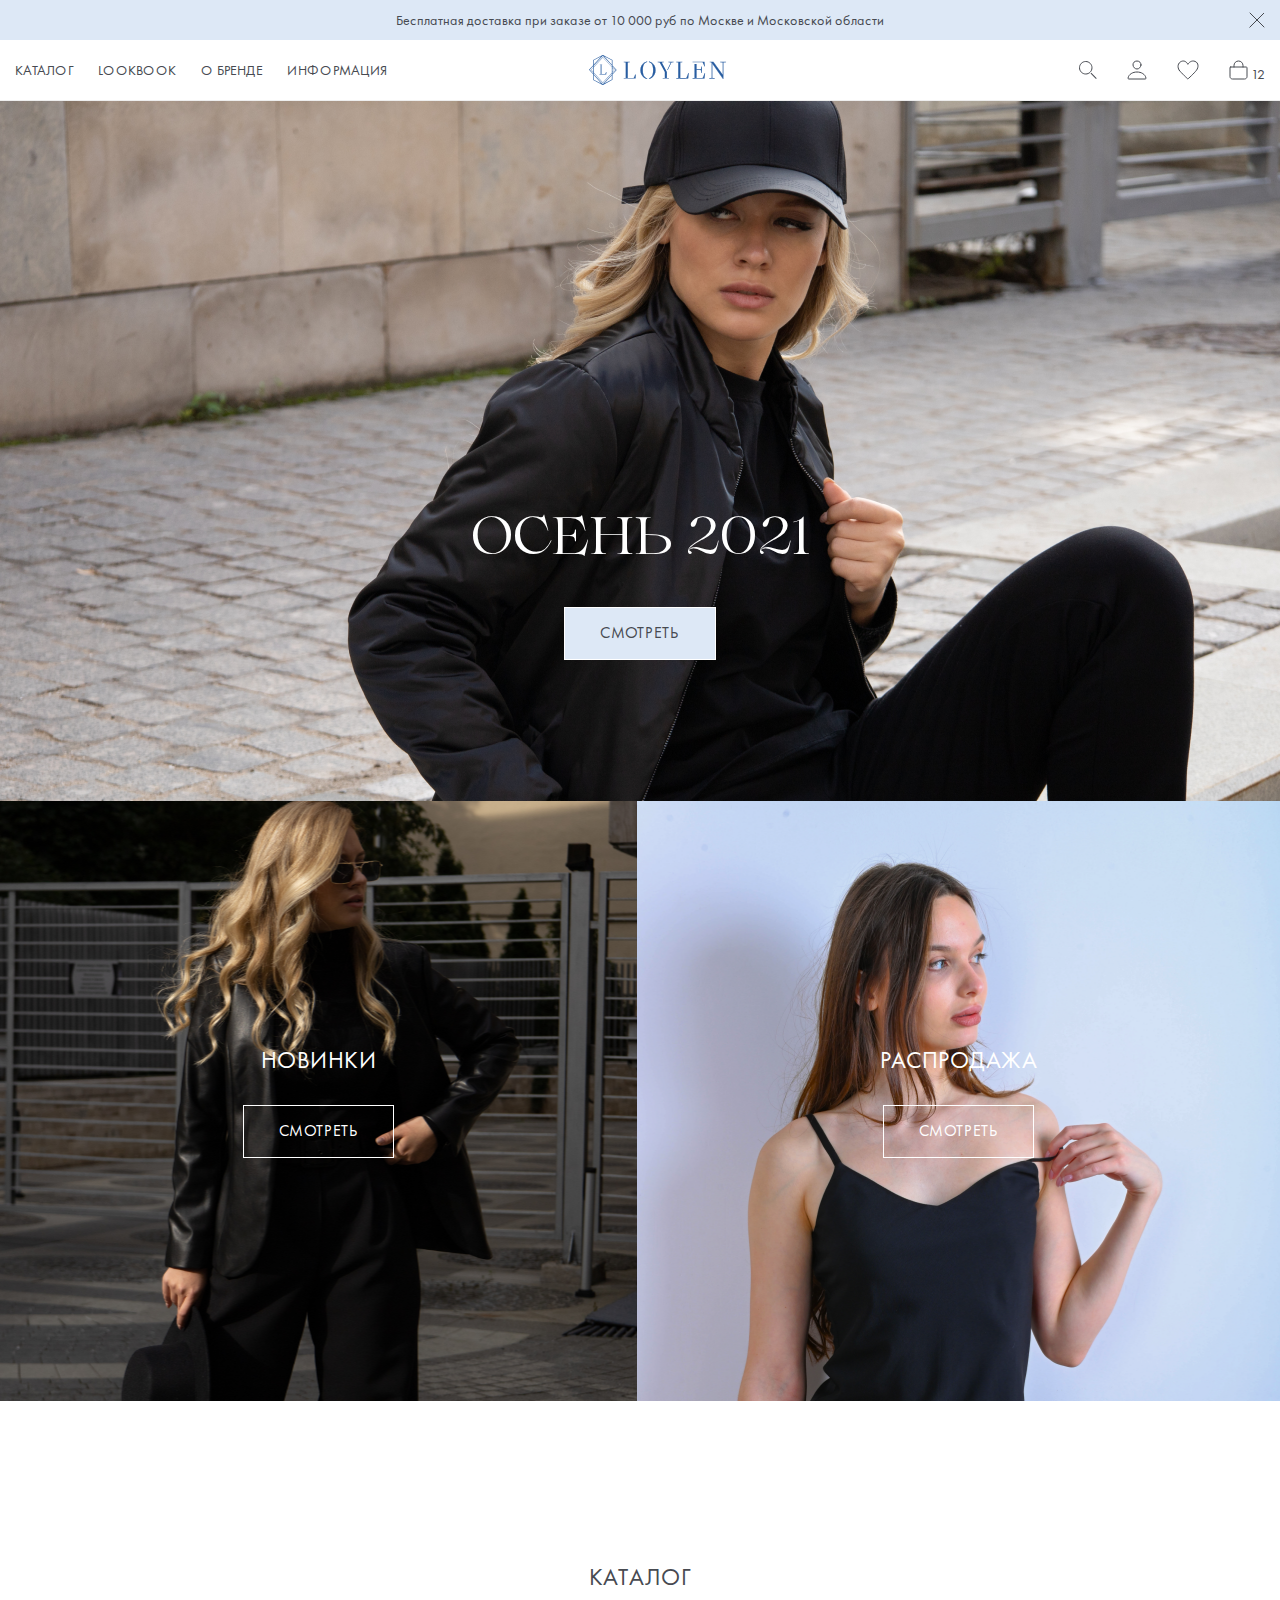
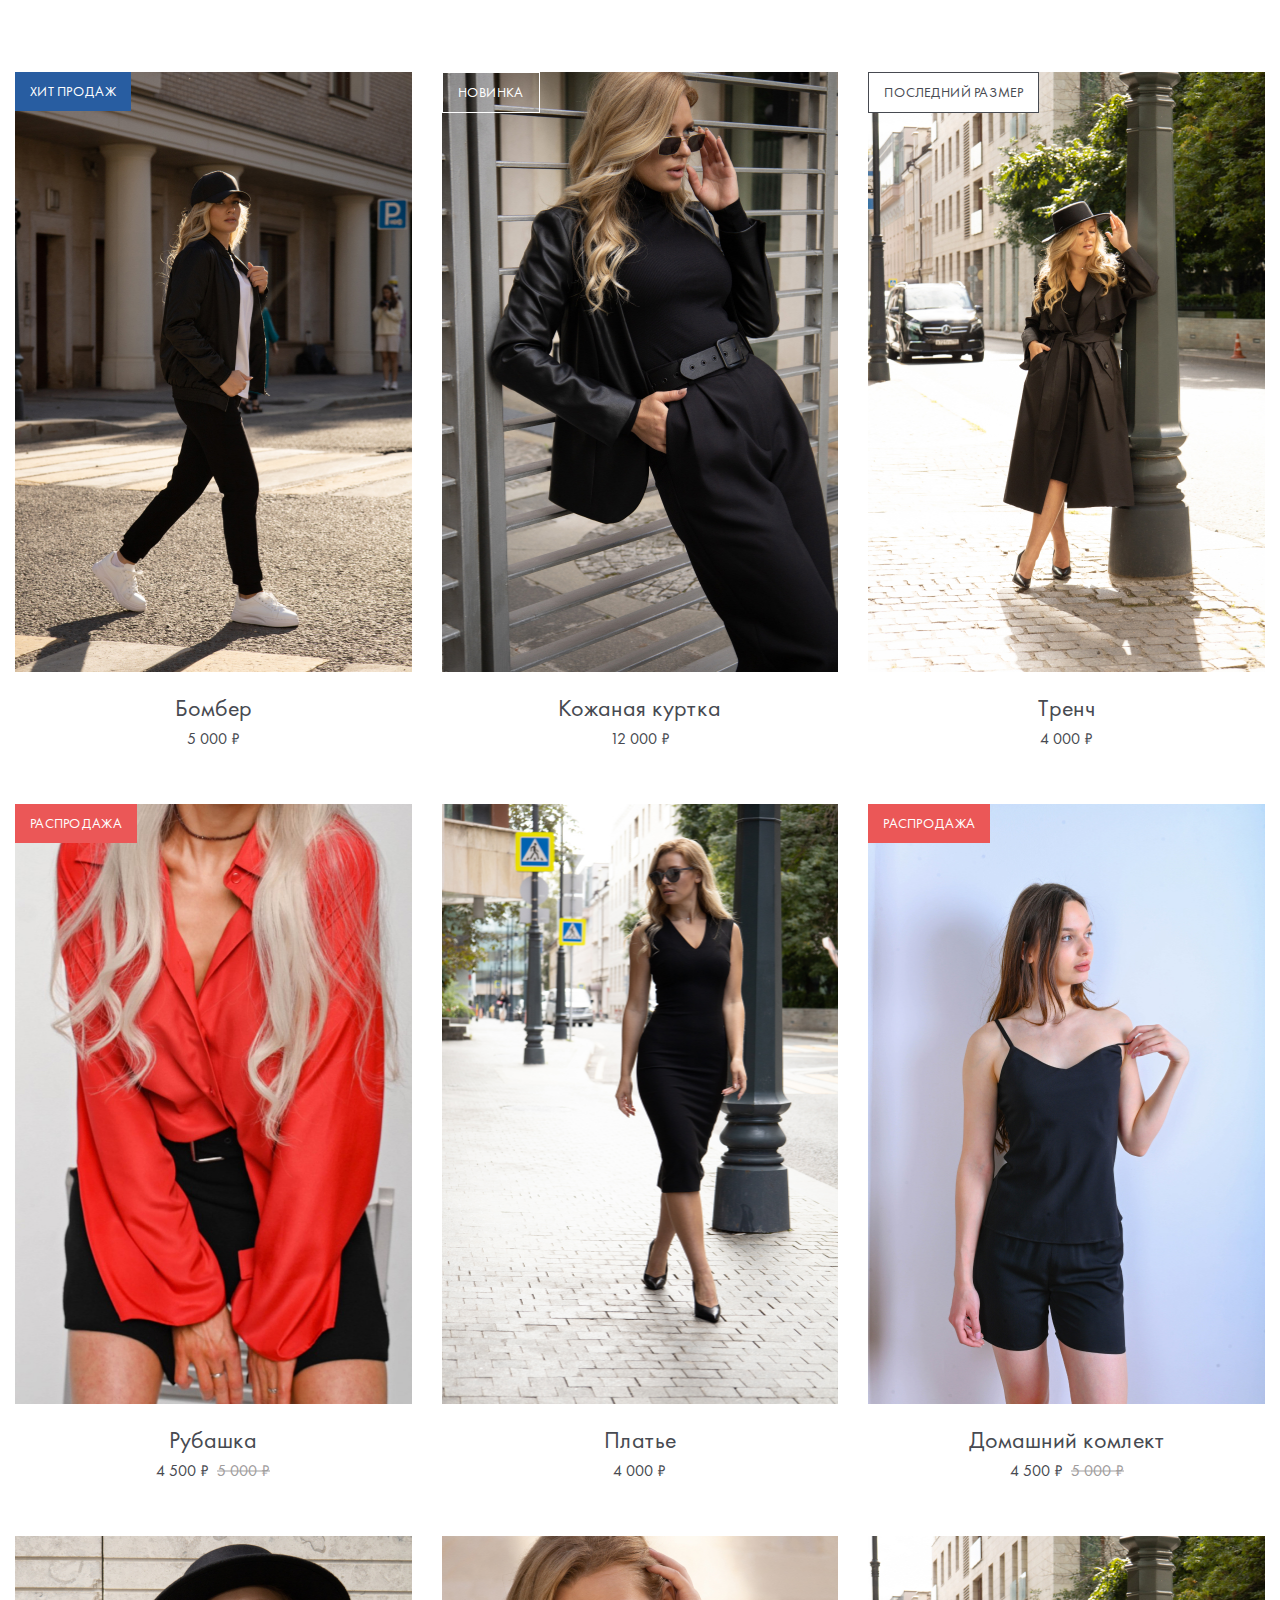
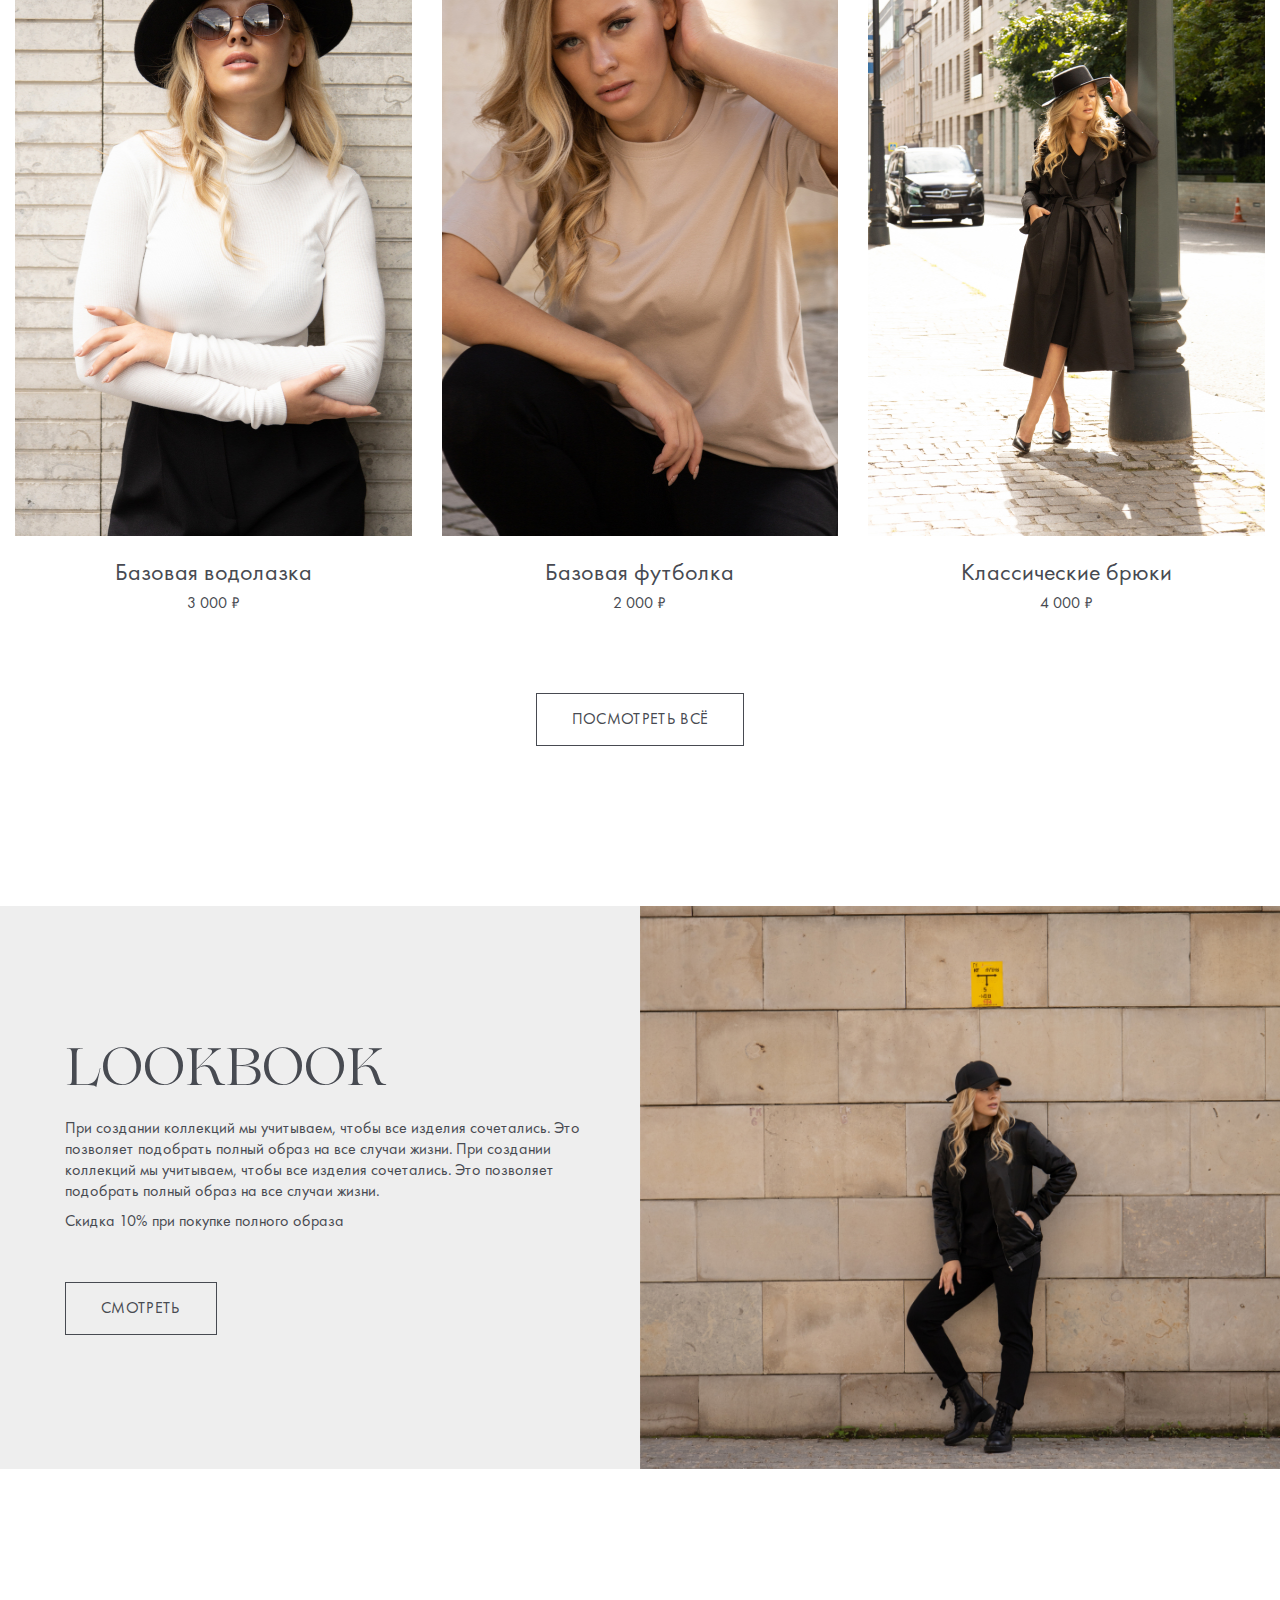
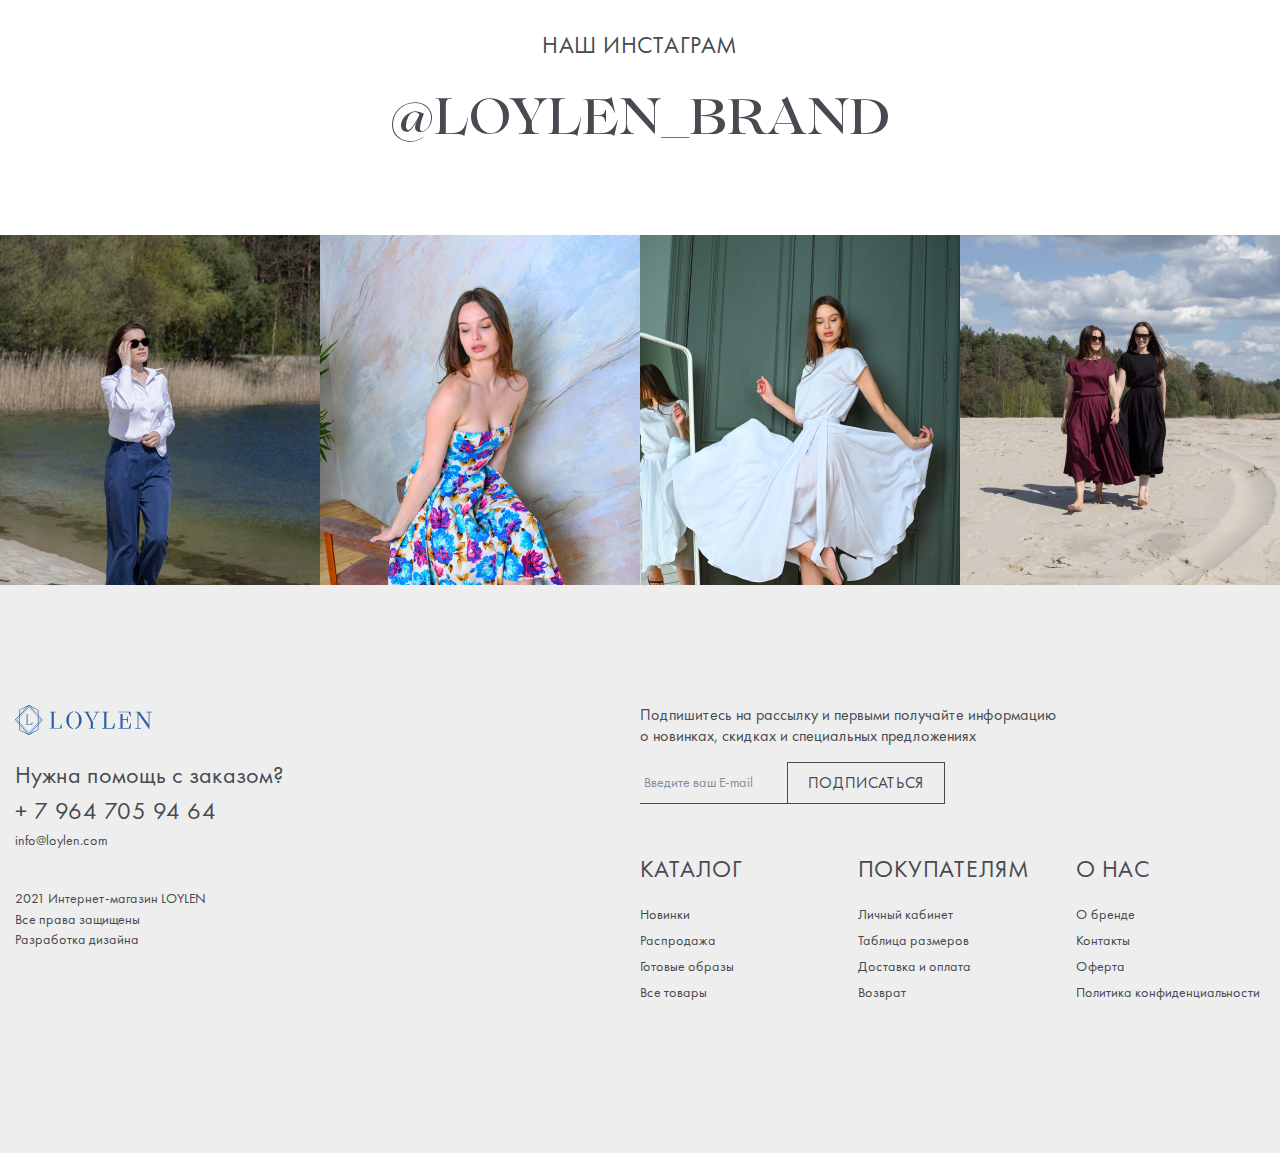
<file: home.html>
<!DOCTYPE html>
<html lang="ru">
<head>
  <meta charset="UTF-8">
  <meta http-equiv="X-UA-Compatible" content="IE=edge">
  <meta name="viewport" content="width=device-width, initial-scale=1.0">
  <link rel="stylesheet" href="css/style.css">
  <title>Document</title>
</head>
<body>
  <header class="header">
    <div class="header-top">
      <div class="container">
        <div class="header-top__inner">
          <span class="header-top__delivery">Бесплатная доставка при заказе от 10 000 руб по Москве и Московской области</span>
          <button class="header-top__close">
            <img src="img/icons/close.svg" alt="кнопка закрыть">
          </button>          
        </div>

      </div>
    </div>
    <nav class="header-nav">
      <div class="container">
        <div class="header-nav__inner">
          <ul class="header-nav__menu">
            <li>
              <a href="">Каталог</a>
            </li>
            <li>
              <a href="">lookbook</a>
            </li>
            <li>
              <a href="">О бренде</a>
            </li>
            <li>
              <a href="">информация</a>
            </li>
          </ul>
          <a class="header-nav__logo" href="">
            <img src="img/icons/logo.svg" alt="логотип">
          </a>
          <div class="header-nav__box">
            <button class="header-nav__search">
              <img src="img/icons/search.svg" alt="кнопка поиска">
            </button>
            <button class="header-nav__user">
              <img src="img/icons/user.svg" alt="пользователь">
            </button>
            <button class="header-nav__favorites">
              <img src="img/icons/favourites.svg" alt="избранное">
            </button>
            <button class="header-nav__cart">
              <img src="img/icons/cart.svg" alt="корзина">
              <span class="header-nav__count">12</span>
            </button>
          </div>
          <button class="header-nav__btn">
            <span></span>
            <span></span>
            <span></span>
            <span></span>
          </button>          
        </div>
      </div>
    </nav>
  </header> 
  <main class="main">
    <section class="home-banner">
      <div class="home-banner__item">
        <h1 class="home-banner__title">Осень 2021</h1>
        <a class="home-banner__view button" href="">Смотреть</a>
      </div>
      <div class="home-banner__item">
        <p class="home-banner__heading">Новинки</p>
        <a class="home-banner__view button" href="">Смотреть</a>
      </div>
      <div class="home-banner__item">
        <p class="home-banner__heading">Распродажа</p>
        <a class="home-banner__view button" href="">Смотреть</a>
      </div>
    </section>
     <section class="home-catalog">
      <div class="container">
        <h2 class="home-catalog__title title">Каталог</h2>
        <div class="home-catalog__container">
          <div class="home-catalog__card">
            <div class="home-catalog__info" style="background: url('img/home-catalog/1.jpg') center center no-repeat; background-size: cover;">
              <button class="home-catalog__favorites">
                <svg width="22" height="20" viewBox="0 0 22 20" fill="none" xmlns="http://www.w3.org/2000/svg">
                  <path d="M2.21688 10.1999C0.0535382 7.26649 0.774652 2.86642 4.38022 1.39973C7.98579 -0.0669538 10.1491 2.86642 10.8702 4.33311C11.5914 2.86642 14.4758 -0.0669538 18.0814 1.39973C21.687 2.86642 21.687 7.26649 19.5236 10.1999C17.3603 13.1332 10.8702 19 10.8702 19C10.8702 19 4.38022 13.1332 2.21688 10.1999Z" stroke="#fff" stroke-linecap="round" stroke-linejoin="round"/></svg>
              </button>
              <span class="home-catalog__span home-catalog__hit-sale">Хит продаж</span>
              <form class="home-catalog__form" action="">
                <div class="home-catalog__size">
                  <label class="home-catalog__label">
                    <input class="home-catalog__input" type="checkbox">
                    <div class="home-catalog__checkbox">40</div>
                 </label>
                  <label class="home-catalog__label">
                    <input class="home-catalog__input" type="checkbox">
                    <div class="home-catalog__checkbox">42</div>
                 </label>
                  <label class="home-catalog__label">
                    <input class="home-catalog__input" type="checkbox">
                    <div class="home-catalog__checkbox">44</div>
                 </label>
                  <label class="home-catalog__label">
                    <input class="home-catalog__input" type="checkbox">
                    <div class="home-catalog__checkbox">46</div>
                 </label>
                  <label class="home-catalog__label">
                    <input class="home-catalog__input" type="checkbox">
                    <div class="home-catalog__checkbox">48</div>
                  </label>                   
                </div>  
                <a class="home-catalog__add-cart" href="">
                  Добавить в корзину
                </a>                                                             
              </form>
            </div>
            <div class="home-catalog__body">
              <div class="home-catalog__body-caption">
                Бомбер
              </div>
              <div class="home-catalog__body-price">5 000 ₽</div>
            </div>
          </div>
          <div class="home-catalog__card">
            <div class="home-catalog__info" style="background: url('img/home-catalog/2.jpg') center center no-repeat; background-size: cover;">
              <button class="home-catalog__favorites">
                <svg width="22" height="20" viewBox="0 0 22 20" fill="none" xmlns="http://www.w3.org/2000/svg">
                  <path d="M2.21688 10.1999C0.0535382 7.26649 0.774652 2.86642 4.38022 1.39973C7.98579 -0.0669538 10.1491 2.86642 10.8702 4.33311C11.5914 2.86642 14.4758 -0.0669538 18.0814 1.39973C21.687 2.86642 21.687 7.26649 19.5236 10.1999C17.3603 13.1332 10.8702 19 10.8702 19C10.8702 19 4.38022 13.1332 2.21688 10.1999Z" stroke="#fff" stroke-linecap="round" stroke-linejoin="round"/></svg>
              </button>
              <span class="home-catalog__span home-catalog__new">новинка</span>
              <form class="home-catalog__form" action="">
                <div class="home-catalog__size">
                  <label class="home-catalog__label">
                    <input class="home-catalog__input" type="checkbox">
                    <div class="home-catalog__checkbox">40</div>
                 </label>
                  <label class="home-catalog__label">
                    <input class="home-catalog__input" type="checkbox">
                    <div class="home-catalog__checkbox">42</div>
                 </label>
                  <label class="home-catalog__label">
                    <input class="home-catalog__input" type="checkbox">
                    <div class="home-catalog__checkbox">44</div>
                 </label>
                  <label class="home-catalog__label">
                    <input class="home-catalog__input" type="checkbox">
                    <div class="home-catalog__checkbox">46</div>
                 </label>
                  <label class="home-catalog__label">
                    <input class="home-catalog__input" type="checkbox">
                    <div class="home-catalog__checkbox">48</div>
                  </label>                   
                </div>  
                <a class="home-catalog__add-cart" href="">
                  Добавить в корзину
                </a>                                                             
              </form>
            </div>
            <div class="home-catalog__body">
              <div class="home-catalog__body-caption">
                Кожаная куртка
              </div>
              <div class="home-catalog__body-price">12 000 ₽</div>
            </div>
          </div> 
          <div class="home-catalog__card">
            <div class="home-catalog__info" style="background: url('img/home-catalog/3.jpg') center center no-repeat; background-size: cover;">
              <button class="home-catalog__favorites">
                <svg width="22" height="20" viewBox="0 0 22 20" fill="none" xmlns="http://www.w3.org/2000/svg">
                  <path d="M2.21688 10.1999C0.0535382 7.26649 0.774652 2.86642 4.38022 1.39973C7.98579 -0.0669538 10.1491 2.86642 10.8702 4.33311C11.5914 2.86642 14.4758 -0.0669538 18.0814 1.39973C21.687 2.86642 21.687 7.26649 19.5236 10.1999C17.3603 13.1332 10.8702 19 10.8702 19C10.8702 19 4.38022 13.1332 2.21688 10.1999Z" stroke="#fff" stroke-linecap="round" stroke-linejoin="round"/></svg>
              </button>
              <span class="home-catalog__span home-catalog__last-size">Последний размер</span>
              <form class="home-catalog__form" action="">
                <div class="home-catalog__size">
                  <label class="home-catalog__label">
                    <input class="home-catalog__input" type="checkbox">
                    <div class="home-catalog__checkbox">40</div>
                 </label>
                  <label class="home-catalog__label">
                    <input class="home-catalog__input" type="checkbox">
                    <div class="home-catalog__checkbox">42</div>
                 </label>
                  <label class="home-catalog__label">
                    <input class="home-catalog__input" type="checkbox">
                    <div class="home-catalog__checkbox">44</div>
                 </label>
                  <label class="home-catalog__label">
                    <input class="home-catalog__input" type="checkbox">
                    <div class="home-catalog__checkbox">46</div>
                 </label>
                  <label class="home-catalog__label">
                    <input class="home-catalog__input" type="checkbox">
                    <div class="home-catalog__checkbox">48</div>
                  </label>                   
                </div>  
                <a class="home-catalog__add-cart" href="">
                  Добавить в корзину
                </a>                                                             
              </form>
            </div>
            <div class="home-catalog__body">
              <div class="home-catalog__body-caption">
                Тренч
              </div>
              <div class="home-catalog__body-price">4 000 ₽</div>
            </div>
          </div>
          <div class="home-catalog__card">
            <div class="home-catalog__info" style="background: url('img/home-catalog/4.jpg') center center no-repeat; background-size: cover;">
              <button class="home-catalog__favorites">
                <svg width="22" height="20" viewBox="0 0 22 20" fill="none" xmlns="http://www.w3.org/2000/svg">
                  <path d="M2.21688 10.1999C0.0535382 7.26649 0.774652 2.86642 4.38022 1.39973C7.98579 -0.0669538 10.1491 2.86642 10.8702 4.33311C11.5914 2.86642 14.4758 -0.0669538 18.0814 1.39973C21.687 2.86642 21.687 7.26649 19.5236 10.1999C17.3603 13.1332 10.8702 19 10.8702 19C10.8702 19 4.38022 13.1332 2.21688 10.1999Z" stroke="#fff" stroke-linecap="round" stroke-linejoin="round"/></svg>
              </button>
              <span class="home-catalog__span home-catalog__sale">Распродажа</span>
              <form class="home-catalog__form" action="">
                <div class="home-catalog__size">
                  <label class="home-catalog__label">
                    <input class="home-catalog__input" type="checkbox">
                    <div class="home-catalog__checkbox">40</div>
                 </label>
                  <label class="home-catalog__label">
                    <input class="home-catalog__input" type="checkbox">
                    <div class="home-catalog__checkbox">42</div>
                 </label>
                  <label class="home-catalog__label">
                    <input class="home-catalog__input" type="checkbox">
                    <div class="home-catalog__checkbox">44</div>
                 </label>
                  <label class="home-catalog__label">
                    <input class="home-catalog__input" type="checkbox">
                    <div class="home-catalog__checkbox">46</div>
                 </label>
                  <label class="home-catalog__label">
                    <input class="home-catalog__input" type="checkbox">
                    <div class="home-catalog__checkbox">48</div>
                  </label>                   
                </div>  
                <a class="home-catalog__add-cart" href="">
                  Добавить в корзину
                </a>                                                             
              </form>
            </div>
            <div class="home-catalog__body">
              <div class="home-catalog__body-caption">
                Рубашка
              </div>
              <div class="home-catalog__body-price">4 500 ₽
                <div class="home-catalog__old-price">5 000 ₽</div>
              </div>
            </div>
          </div>   
          <div class="home-catalog__card">
            <div class="home-catalog__info" style="background: url('img/home-catalog/5.jpg') center center no-repeat; background-size: cover;">
              <button class="home-catalog__favorites">
                <svg width="22" height="20" viewBox="0 0 22 20" fill="none" xmlns="http://www.w3.org/2000/svg">
                  <path d="M2.21688 10.1999C0.0535382 7.26649 0.774652 2.86642 4.38022 1.39973C7.98579 -0.0669538 10.1491 2.86642 10.8702 4.33311C11.5914 2.86642 14.4758 -0.0669538 18.0814 1.39973C21.687 2.86642 21.687 7.26649 19.5236 10.1999C17.3603 13.1332 10.8702 19 10.8702 19C10.8702 19 4.38022 13.1332 2.21688 10.1999Z" stroke="#fff" stroke-linecap="round" stroke-linejoin="round"/></svg>
              </button>
              <form class="home-catalog__form" action="">
                <div class="home-catalog__size">
                  <label class="home-catalog__label">
                    <input class="home-catalog__input" type="checkbox">
                    <div class="home-catalog__checkbox">40</div>
                 </label>
                  <label class="home-catalog__label">
                    <input class="home-catalog__input" type="checkbox">
                    <div class="home-catalog__checkbox">42</div>
                 </label>
                  <label class="home-catalog__label">
                    <input class="home-catalog__input" type="checkbox">
                    <div class="home-catalog__checkbox">44</div>
                 </label>
                  <label class="home-catalog__label">
                    <input class="home-catalog__input" type="checkbox">
                    <div class="home-catalog__checkbox">46</div>
                 </label>
                  <label class="home-catalog__label">
                    <input class="home-catalog__input" type="checkbox">
                    <div class="home-catalog__checkbox">48</div>
                  </label>                   
                </div>  
                <a class="home-catalog__add-cart" href="">
                  Добавить в корзину
                </a>                                                             
              </form>
            </div>
            <div class="home-catalog__body">
              <div class="home-catalog__body-caption">
                Платье
              </div>
              <div class="home-catalog__body-price">4 000 ₽</div>
            </div>
          </div>   
          <div class="home-catalog__card">
            <div class="home-catalog__info" style="background: url('img/home-catalog/6.jpg') center center no-repeat; background-size: cover;">
              <button class="home-catalog__favorites">
                <svg width="22" height="20" viewBox="0 0 22 20" fill="none" xmlns="http://www.w3.org/2000/svg">
                  <path d="M2.21688 10.1999C0.0535382 7.26649 0.774652 2.86642 4.38022 1.39973C7.98579 -0.0669538 10.1491 2.86642 10.8702 4.33311C11.5914 2.86642 14.4758 -0.0669538 18.0814 1.39973C21.687 2.86642 21.687 7.26649 19.5236 10.1999C17.3603 13.1332 10.8702 19 10.8702 19C10.8702 19 4.38022 13.1332 2.21688 10.1999Z" stroke="#fff" stroke-linecap="round" stroke-linejoin="round"/></svg>
              </button>
              <span class="home-catalog__span home-catalog__sale">Распродажа</span>
              <form class="home-catalog__form" action="">
                <div class="home-catalog__size">
                  <label class="home-catalog__label">
                    <input class="home-catalog__input" type="checkbox">
                    <div class="home-catalog__checkbox">40</div>
                 </label>
                  <label class="home-catalog__label">
                    <input class="home-catalog__input" type="checkbox">
                    <div class="home-catalog__checkbox">42</div>
                 </label>
                  <label class="home-catalog__label">
                    <input class="home-catalog__input" type="checkbox">
                    <div class="home-catalog__checkbox">44</div>
                 </label>
                  <label class="home-catalog__label">
                    <input class="home-catalog__input" type="checkbox">
                    <div class="home-catalog__checkbox">46</div>
                 </label>
                  <label class="home-catalog__label">
                    <input class="home-catalog__input" type="checkbox">
                    <div class="home-catalog__checkbox">48</div>
                  </label>                   
                </div>  
                <a class="home-catalog__add-cart" href="">
                  Добавить в корзину
                </a>                                                             
              </form>
            </div>
            <div class="home-catalog__body">
              <div class="home-catalog__body-caption">
                Домашний комлект
              </div>
              <div class="home-catalog__body-price">4 500 ₽
                <div class="home-catalog__old-price">5 000 ₽</div>
              </div>
            </div>
          </div>    
          <div class="home-catalog__card">
            <div class="home-catalog__info" style="background: url('img/home-catalog/7.jpg') center center no-repeat; background-size: cover;">
              <button class="home-catalog__favorites">
                <svg width="22" height="20" viewBox="0 0 22 20" fill="none" xmlns="http://www.w3.org/2000/svg">
                  <path d="M2.21688 10.1999C0.0535382 7.26649 0.774652 2.86642 4.38022 1.39973C7.98579 -0.0669538 10.1491 2.86642 10.8702 4.33311C11.5914 2.86642 14.4758 -0.0669538 18.0814 1.39973C21.687 2.86642 21.687 7.26649 19.5236 10.1999C17.3603 13.1332 10.8702 19 10.8702 19C10.8702 19 4.38022 13.1332 2.21688 10.1999Z" stroke="#fff" stroke-linecap="round" stroke-linejoin="round"/></svg>
              </button>
              <form class="home-catalog__form" action="">
                <div class="home-catalog__size">
                  <label class="home-catalog__label">
                    <input class="home-catalog__input" type="checkbox">
                    <div class="home-catalog__checkbox">40</div>
                 </label>
                  <label class="home-catalog__label">
                    <input class="home-catalog__input" type="checkbox">
                    <div class="home-catalog__checkbox">42</div>
                 </label>
                  <label class="home-catalog__label">
                    <input class="home-catalog__input" type="checkbox">
                    <div class="home-catalog__checkbox">44</div>
                 </label>
                  <label class="home-catalog__label">
                    <input class="home-catalog__input" type="checkbox">
                    <div class="home-catalog__checkbox">46</div>
                 </label>
                  <label class="home-catalog__label">
                    <input class="home-catalog__input" type="checkbox">
                    <div class="home-catalog__checkbox">48</div>
                  </label>                   
                </div>  
                <a class="home-catalog__add-cart" href="">
                  Добавить в корзину
                </a>                                                             
              </form>
            </div>
            <div class="home-catalog__body">
              <div class="home-catalog__body-caption">
                Базовая водолазка
              </div>
              <div class="home-catalog__body-price">3 000 ₽</div>
            </div>
          </div>  
          <div class="home-catalog__card">
            <div class="home-catalog__info" style="background: url('img/home-catalog/8.jpg') center center no-repeat; background-size: cover;">
              <button class="home-catalog__favorites">
                <svg width="22" height="20" viewBox="0 0 22 20" fill="none" xmlns="http://www.w3.org/2000/svg">
                  <path d="M2.21688 10.1999C0.0535382 7.26649 0.774652 2.86642 4.38022 1.39973C7.98579 -0.0669538 10.1491 2.86642 10.8702 4.33311C11.5914 2.86642 14.4758 -0.0669538 18.0814 1.39973C21.687 2.86642 21.687 7.26649 19.5236 10.1999C17.3603 13.1332 10.8702 19 10.8702 19C10.8702 19 4.38022 13.1332 2.21688 10.1999Z" stroke="#fff" stroke-linecap="round" stroke-linejoin="round"/></svg>
              </button>
              <form class="home-catalog__form" action="">
                <div class="home-catalog__size">
                  <label class="home-catalog__label">
                    <input class="home-catalog__input" type="checkbox">
                    <div class="home-catalog__checkbox">40</div>
                 </label>
                  <label class="home-catalog__label">
                    <input class="home-catalog__input" type="checkbox">
                    <div class="home-catalog__checkbox">42</div>
                 </label>
                  <label class="home-catalog__label">
                    <input class="home-catalog__input" type="checkbox">
                    <div class="home-catalog__checkbox">44</div>
                 </label>
                  <label class="home-catalog__label">
                    <input class="home-catalog__input" type="checkbox">
                    <div class="home-catalog__checkbox">46</div>
                 </label>
                  <label class="home-catalog__label">
                    <input class="home-catalog__input" type="checkbox">
                    <div class="home-catalog__checkbox">48</div>
                  </label>                   
                </div>  
                <a class="home-catalog__add-cart" href="">
                  Добавить в корзину
                </a>                                                             
              </form>
            </div>
            <div class="home-catalog__body">
              <div class="home-catalog__body-caption">
                Базовая футболка
              </div>
              <div class="home-catalog__body-price">2 000 ₽</div>
            </div>
          </div>      
          <div class="home-catalog__card">
            <div class="home-catalog__info" style="background: url('img/home-catalog/3.jpg') center center no-repeat; background-size: cover;">
              <button class="home-catalog__favorites">
                <svg width="22" height="20" viewBox="0 0 22 20" fill="none" xmlns="http://www.w3.org/2000/svg">
                  <path d="M2.21688 10.1999C0.0535382 7.26649 0.774652 2.86642 4.38022 1.39973C7.98579 -0.0669538 10.1491 2.86642 10.8702 4.33311C11.5914 2.86642 14.4758 -0.0669538 18.0814 1.39973C21.687 2.86642 21.687 7.26649 19.5236 10.1999C17.3603 13.1332 10.8702 19 10.8702 19C10.8702 19 4.38022 13.1332 2.21688 10.1999Z" stroke="#fff" stroke-linecap="round" stroke-linejoin="round"/></svg>
              </button>
              <form class="home-catalog__form" action="">
                <div class="home-catalog__size">
                  <label class="home-catalog__label">
                    <input class="home-catalog__input" type="checkbox">
                    <div class="home-catalog__checkbox">40</div>
                 </label>
                  <label class="home-catalog__label">
                    <input class="home-catalog__input" type="checkbox">
                    <div class="home-catalog__checkbox">42</div>
                 </label>
                  <label class="home-catalog__label">
                    <input class="home-catalog__input" type="checkbox">
                    <div class="home-catalog__checkbox">44</div>
                 </label>
                  <label class="home-catalog__label">
                    <input class="home-catalog__input" type="checkbox">
                    <div class="home-catalog__checkbox">46</div>
                 </label>
                  <label class="home-catalog__label">
                    <input class="home-catalog__input" type="checkbox">
                    <div class="home-catalog__checkbox">48</div>
                  </label>                   
                </div>  
                <a class="home-catalog__add-cart" href="">
                  Добавить в корзину
                </a>                                                             
              </form>
            </div>
            <div class="home-catalog__body">
              <div class="home-catalog__body-caption">
                Классические брюки
              </div>
              <div class="home-catalog__body-price">4 000 ₽</div>
            </div>
          </div>                                          
        </div>
        <a class="home-catalog__view button" href="">Посмотреть всё</a>
      </div>
    </section>
    <div class="wrapper">
      <section class="lookbook">
        <div class="lookbook__content">
          <div class="lookbook__container">
            <div class="lookbook__body">
              <h1 class="lookbook__title">
                LOOKBOOK
              </h1>
              <div class="lookbook__description"> 
                <p class="lookbook__text">При создании коллекций мы учитываем, чтобы все изделия сочетались. Это позволяет подобрать полный образ на все случаи жизни. 
                При создании коллекций мы учитываем, чтобы все изделия сочетались. Это позволяет подобрать полный образ на все случаи жизни. </p>
                <p class="lookbook__text">Скидка 10% при покупке полного образа</p>
              </div>
                <a class="lookbook__view button" href="">Смотреть</a>              
            </div>
          </div>
        </div>
        <div class="lookbook__image">
          <img src="img/lookbook.jpg" alt="">
        </div>
      </section>
    </div>

    <section class="our-instagram">
      <h3 class="our-instagram__title title">Наш Инстаграм</h3>
      <h4 class="our-instagram__user-name">@loylen_brand</h4>
      <div class="our-instagram__content">
        <div class="our-instagram__card">
          <img class="our-instagram__img" src="img/intagram/1.jpg" alt="">
          <a class="our-instagram__slogan" href="">Перейти в инcтаграм</a>
        </div>
        <div class="our-instagram__card">
          <img class="our-instagram__img" src="img/intagram/2.jpg" alt="">
          <a class="our-instagram__slogan" href="">Перейти в инcтаграм</a>
        </div>
        <div class="our-instagram__card">
          <img class="our-instagram__img" src="img/intagram/3.jpg" alt="">
          <a class="our-instagram__slogan" href="">Перейти в инcтаграм</a>
        </div>
        <div class="our-instagram__card">
          <img class="our-instagram__img" src="img/intagram/4.jpg" alt="">
          <a class="our-instagram__slogan" href="">Перейти в инcтаграм</a>
        </div>                        
      </div>
    </section>
  </main>
  <footer class="footer">
    <div class="container">
      <div class="footer__inner">
        <div class="footer__info">
          <a class="footer__logo" href="">
            <img src="img/icons/logo.svg" alt="логотип">
          </a>
          <p class="footer__slogan">Нужна помощь с заказом?</p>
          <a class="footer__phone" href="tel:+79647059464">+ 7 964 705 94 64</a>
          <a class="footer__email" href="mailto:info@loylen.com">info@loylen.com</a>
          <ul class="footer__information">
            <li>2021 Интернет-магазин LOYLEN</li>
            <li>Все права защищены</li>
            <li><a href="">Разработка дизайна</a></li>
          </ul>
        </div>
        <div class="footer__content">
          <form class="footer__form" action="">
            <p class="footer__text">Подпишитесь на рассылку и первыми получайте информацию о новинках, скидках и специальных предложениях</p>
            <label class="footer__label">
              <input class="footer__input" type="email" placeholder="Введите ваш E-mail">
              <button class="footer__subscribe" type="submit">Подписаться</button>
            </label>
          </form>
          <div class="footer__item">
            <p class="footer__title">Каталог</p>
            <ul class="footer__list">
              <li><a href="">Новинки</a></li>
              <li><a href="">Распродажа</a></li>
              <li><a href="">Готовые образы</a></li>
              <li><a href="">Все товары</a></li>
            </ul>
          </div>
          <div class="footer__item">
            <p class="footer__title">Покупателям</p>
            <ul class="footer__list">
              <li><a href="">Личный кабинет</a></li>
              <li><a href="">Таблица размеров</a></li>
              <li><a href="">Доставка и оплата</a></li>
              <li><a href="">Возврат</a></li>
            </ul>
          </div>
          <div class="footer__item">
            <p class="footer__title">О нас</p>
            <ul class="footer__list">
              <li><a href="">О бренде</a></li>
              <li><a href="">Контакты</a></li>
              <li><a href="">Оферта</a></li>
              <li><a href="">Политика конфиденциальности</a></li>
            </ul>
          </div>                    
        </div>
      </div>
    </div>
  </footer>
  <script src="js/app.js"></script>
</body>
</html>
</file>
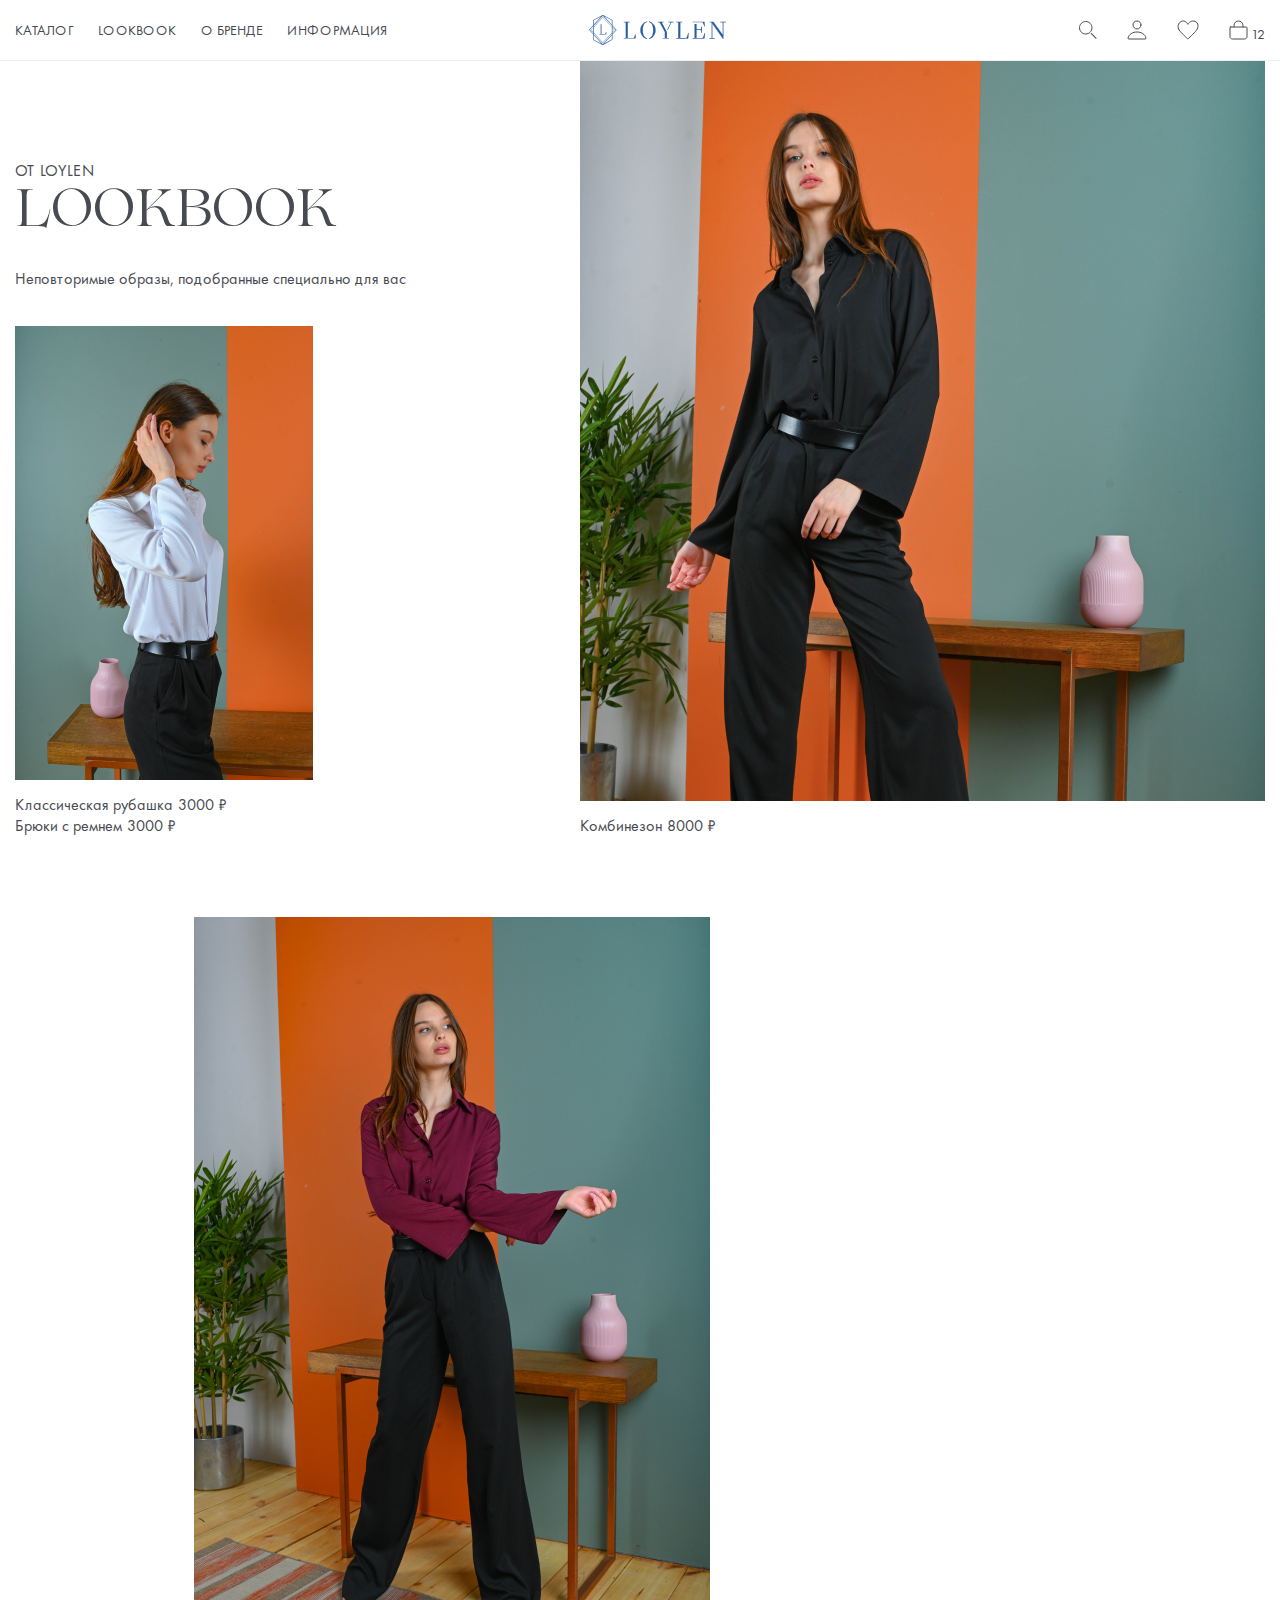
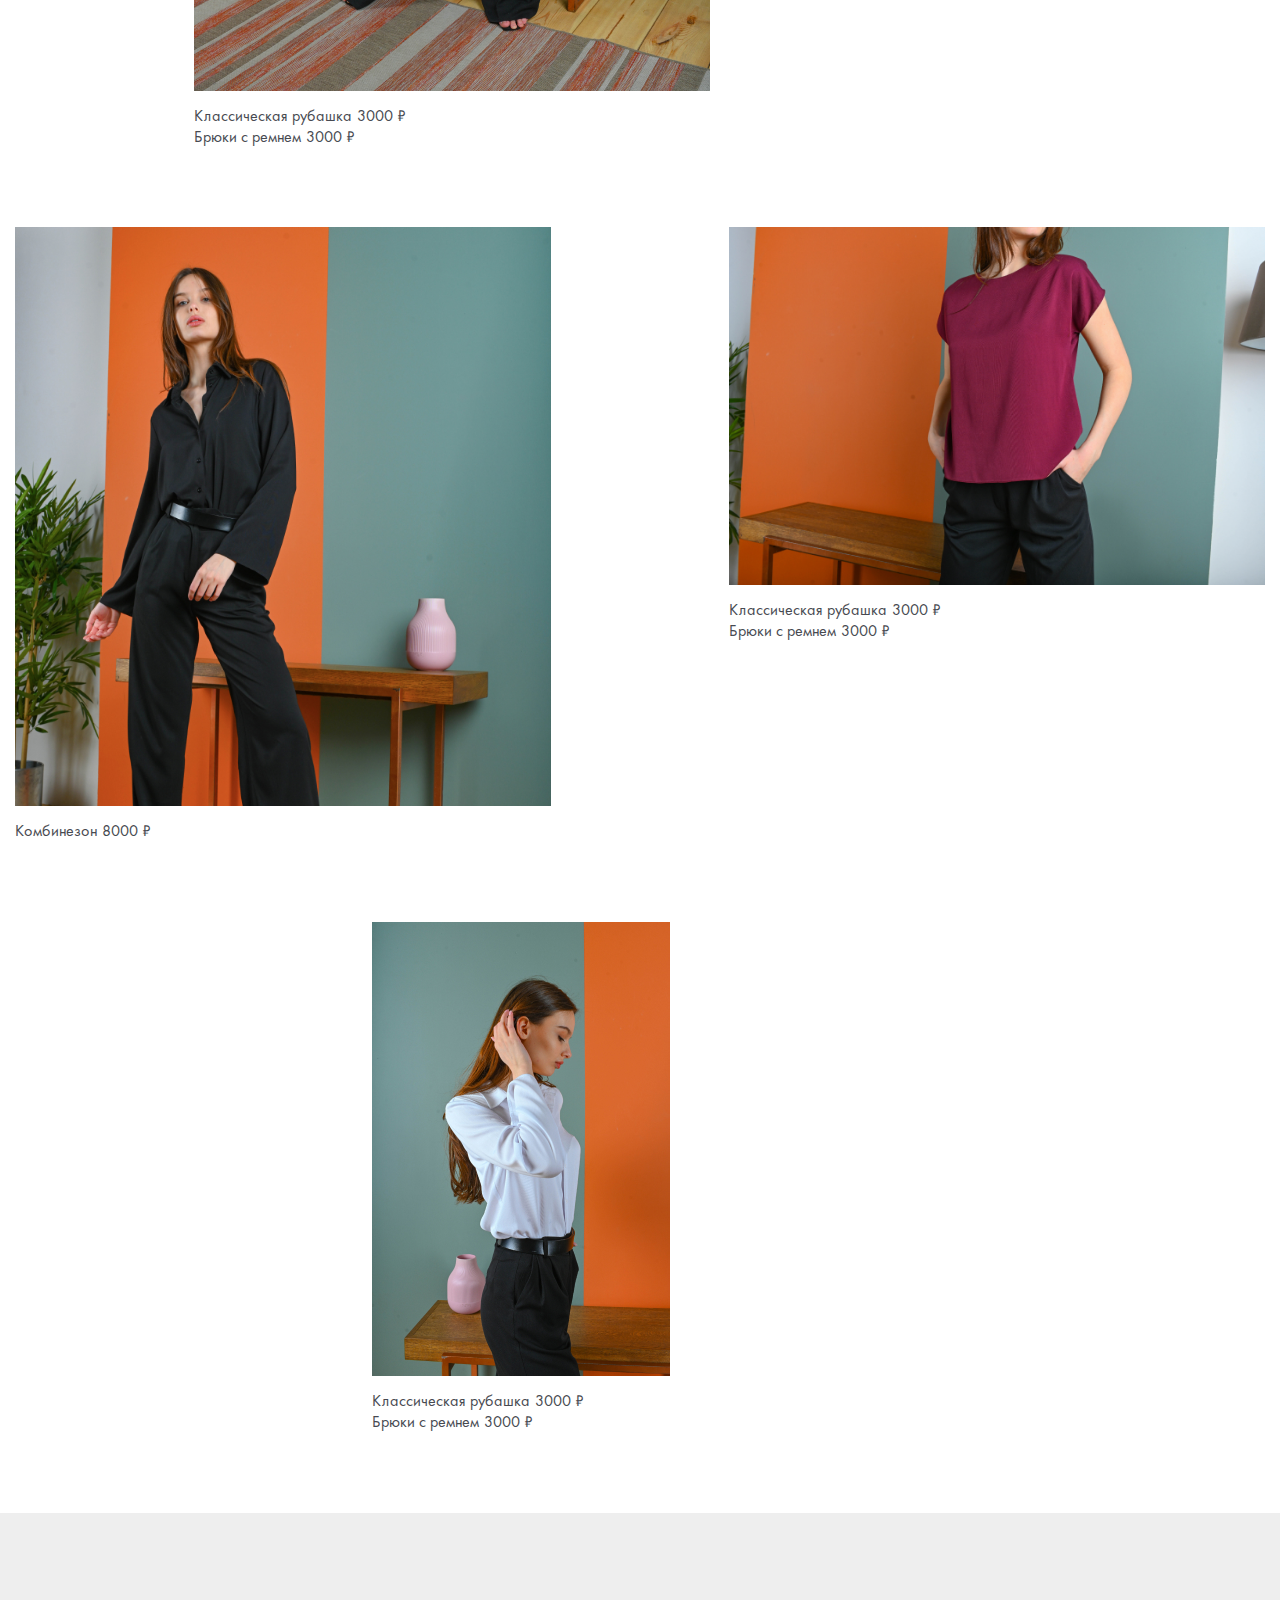
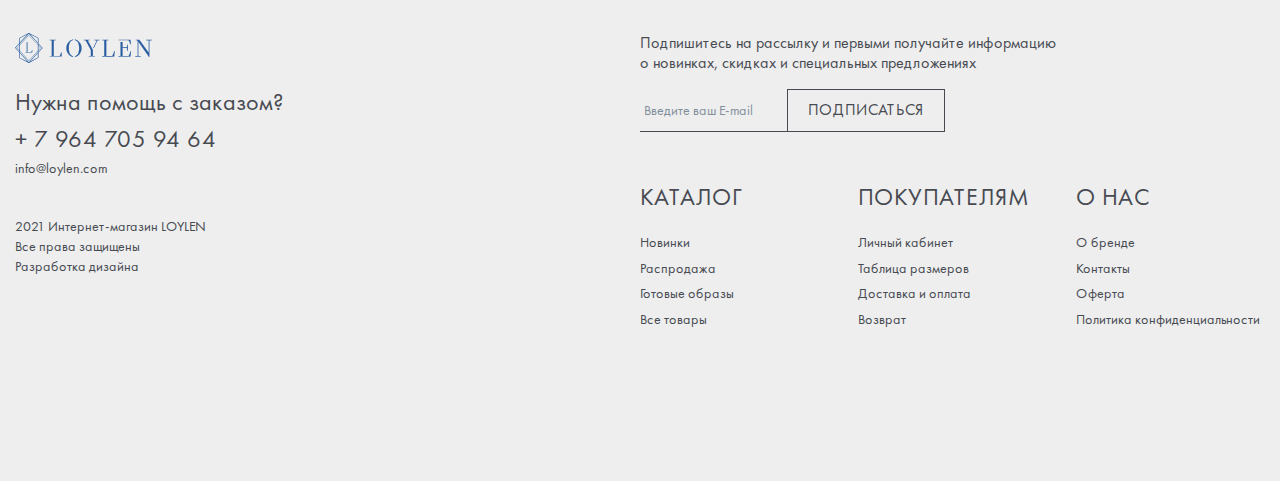
<file: lookbook-page.html>
<!DOCTYPE html>
<html lang="ru">
<head>
  <meta charset="UTF-8">
  <meta http-equiv="X-UA-Compatible" content="IE=edge">
  <meta name="viewport" content="width=device-width, initial-scale=1.0">
  <link rel="stylesheet" href="css/style.css">
  <title>Document</title>
</head>
<body>
  <header class="header">
    <nav class="header-nav">
      <div class="container">
        <div class="header-nav__inner">
          <ul class="header-nav__menu">
            <li>
              <a href="">Каталог</a>
            </li>
            <li>
              <a href="">lookbook</a>
            </li>
            <li>
              <a href="">О бренде</a>
            </li>
            <li>
              <a href="">информация</a>
            </li>
          </ul>
          <a class="header-nav__logo" href="">
            <img src="img/icons/logo.svg" alt="логотип">
          </a>
          <div class="header-nav__box">
            <button class="header-nav__search">
              <img src="img/icons/search.svg" alt="кнопка поиска">
            </button>
            <button class="header-nav__user">
              <img src="img/icons/user.svg" alt="пользователь">
            </button>
            <button class="header-nav__favorites">
              <img src="img/icons/favourites.svg" alt="избранное">
            </button>
            <button class="header-nav__cart">
              <img src="img/icons/cart.svg" alt="корзина">
              <span class="header-nav__count">12</span>
            </button>
          </div>
          <button class="header-nav__btn">
            <span></span>
            <span></span>
            <span></span>
            <span></span>
          </button>          
        </div>
      </div>
    </nav>
  </header>
  <main class="main">
    <section class="lookbook-page">
      <div class="container">
        <div class="lookbook-page__content">
          <div class="lookbook-page__item">
            <p class="lookbook-page__text">от LOYLEN</p>
            <h1 class="lookbook-page__title">LOOKBOOK</h1>
            <p class="lookbook-page__subtitle">Неповторимые образы, подобранные специально для вас</p>
          </div>
          <div class="lookbook-page__item">
            <img src="img/lookbook/1.jpg" alt="">
            <div class="lookbook-page__name">
              Классическая рубашка
              <div class="lookbook-page__price">3000 ₽</div>
            </div>
            <div class="lookbook-page__name">
              Брюки с ремнем
              <div class="lookbook-page__price">3000 ₽</div>
            </div>
          </div>
          <div class="lookbook-page__item">
            <img src="img/lookbook/2.jpg" alt="">
            <div class="lookbook-page__name">
              Комбинезон
              <div class="lookbook-page__price">8000 ₽</div>
            </div>
            
          </div>
          <div class="lookbook-page__item">
            <img src="img/lookbook/3.jpg" alt="">
            <div class="lookbook-page__name">
              Классическая рубашка
              <div class="lookbook-page__price">3000 ₽</div>
            </div>
            <div class="lookbook-page__name">
              Брюки с ремнем 
              <div class="lookbook-page__price">3000 ₽</div>
            </div>            
          </div>
          <div class="lookbook-page__item">
            <img src="img/lookbook/2.jpg" alt="">
            <div class="lookbook-page__name">
              Комбинезон
              <div class="lookbook-page__price">8000 ₽</div>
            </div>
          </div>
          <div class="lookbook-page__item">
            <img src="img/lookbook/4.jpg" alt="">
            <div class="lookbook-page__name">
              Классическая рубашка
              <div class="lookbook-page__price">3000 ₽</div>
            </div>
            <div class="lookbook-page__name">
              Брюки с ремнем
              <div class="lookbook-page__price">3000 ₽</div>
            </div>            
          </div>
          <div class="lookbook-page__item">
            <img src="img/lookbook/1.jpg" alt="">
            <div class="lookbook-page__name">
              Классическая рубашка
              <div class="lookbook-page__price">3000 ₽</div>
            </div>
            <div class="lookbook-page__name">
              Брюки с ремнем
              <div class="lookbook-page__price">3000 ₽</div>
            </div>
          </div>
        </div>
      </div>
    </section>
  </main>
  <footer class="footer">
    <div class="container">
      <div class="footer__inner">
        <div class="footer__info">
          <a class="footer__logo" href="">
            <img src="img/icons/logo.svg" alt="логотип">
          </a>
          <p class="footer__slogan">Нужна помощь с заказом?</p>
          <a class="footer__phone" href="tel:+79647059464">+ 7 964 705 94 64</a>
          <a class="footer__email" href="mailto:info@loylen.com">info@loylen.com</a>
          <ul class="footer__information">
            <li>2021 Интернет-магазин LOYLEN</li>
            <li>Все права защищены</li>
            <li><a href="">Разработка дизайна</a></li>
          </ul>
        </div>
        <div class="footer__content">
          <form class="footer__form" action="">
            <p class="footer__text">Подпишитесь на рассылку и первыми получайте информацию о новинках, скидках и специальных предложениях</p>
            <label class="footer__label">
              <input class="footer__input" type="email" placeholder="Введите ваш E-mail">
              <button class="footer__subscribe" type="submit">Подписаться</button>
            </label>
          </form>
          <div class="footer__item">
            <p class="footer__title">Каталог</p>
            <ul class="footer__list">
              <li><a href="">Новинки</a></li>
              <li><a href="">Распродажа</a></li>
              <li><a href="">Готовые образы</a></li>
              <li><a href="">Все товары</a></li>
            </ul>
          </div>
          <div class="footer__item">
            <p class="footer__title">Покупателям</p>
            <ul class="footer__list">
              <li><a href="">Личный кабинет</a></li>
              <li><a href="">Таблица размеров</a></li>
              <li><a href="">Доставка и оплата</a></li>
              <li><a href="">Возврат</a></li>
            </ul>
          </div>
          <div class="footer__item">
            <p class="footer__title">О нас</p>
            <ul class="footer__list">
              <li><a href="">О бренде</a></li>
              <li><a href="">Контакты</a></li>
              <li><a href="">Оферта</a></li>
              <li><a href="">Политика конфиденциальности</a></li>
            </ul>
          </div>                    
        </div>
      </div>
    </div>
  </footer>
  <script src="js/app.js"></script>
</body>
</html>
</file>
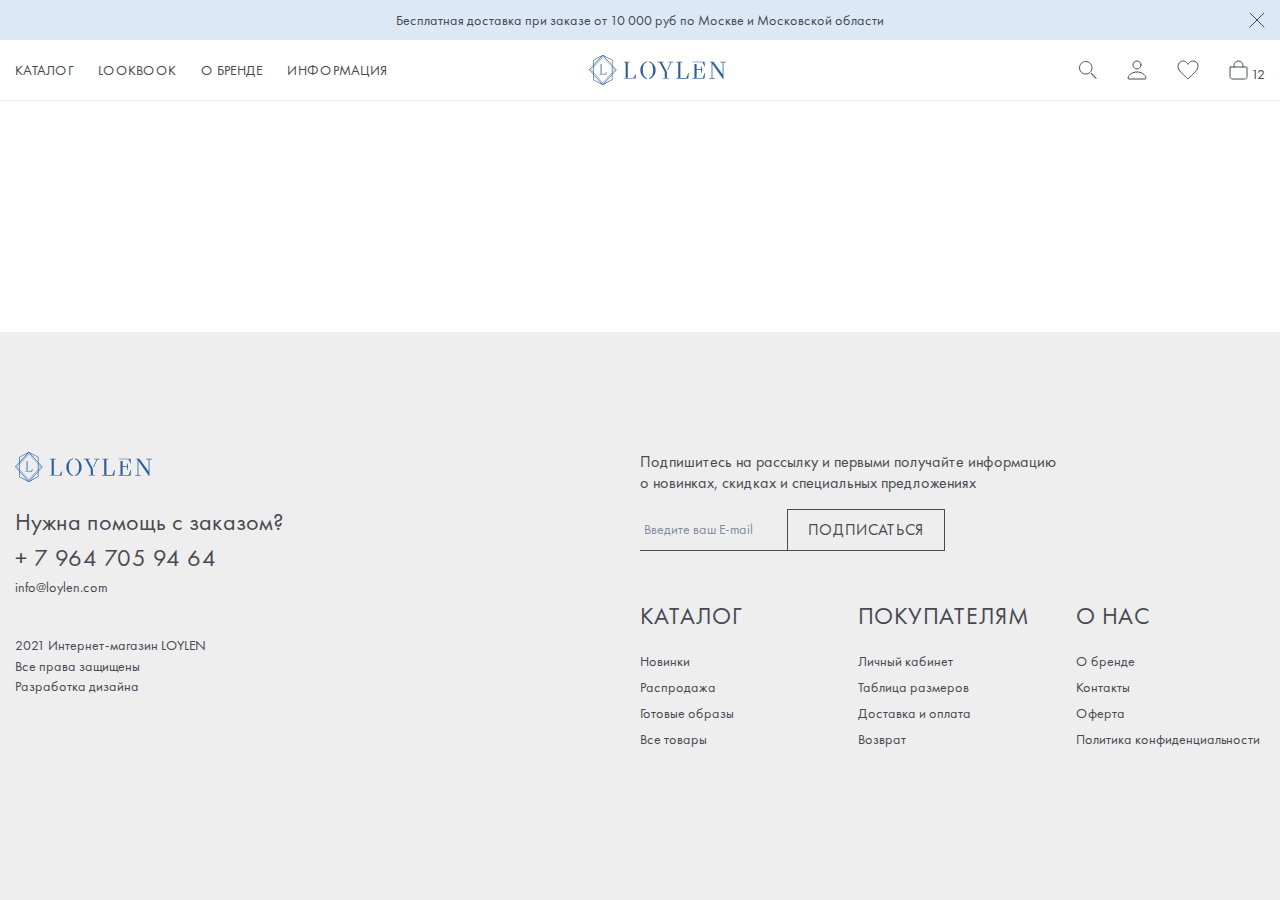
<file: page.html>
<!DOCTYPE html>
<html lang="ru">
<head>
  <meta charset="UTF-8">
  <meta http-equiv="X-UA-Compatible" content="IE=edge">
  <meta name="viewport" content="width=device-width, initial-scale=1.0">
  <link rel="stylesheet" href="css/style.css">
  <title>Document</title>
</head>
<body>
  <header class="header">
    <div class="header-top">
      <div class="container">
        <div class="header-top__inner">
          <span class="header-top__delivery">Бесплатная доставка при заказе от 10 000 руб по Москве и Московской области</span>
          <button class="header-top__close">
            <img src="img/icons/close.svg" alt="кнопка закрыть">
          </button>          
        </div>

      </div>
    </div>
    <nav class="header-nav">
      <div class="container">
        <div class="header-nav__inner">
          <ul class="header-nav__menu">
            <li>
              <a href="">Каталог</a>
            </li>
            <li>
              <a href="">lookbook</a>
            </li>
            <li>
              <a href="">О бренде</a>
            </li>
            <li>
              <a href="">информация</a>
            </li>
          </ul>
          <a class="header-nav__logo" href="">
            <img src="img/icons/logo.svg" alt="логотип">
          </a>
          <div class="header-nav__box">
            <button class="header-nav__search">
              <img src="img/icons/search.svg" alt="кнопка поиска">
            </button>
            <button class="header-nav__user">
              <img src="img/icons/user.svg" alt="пользователь">
            </button>
            <button class="header-nav__favorites">
              <img src="img/icons/favourites.svg" alt="избранное">
            </button>
            <button class="header-nav__cart">
              <img src="img/icons/cart.svg" alt="корзина">
              <span class="header-nav__count">12</span>
            </button>
          </div>
          <button class="header-nav__btn">
            <span></span>
            <span></span>
            <span></span>
            <span></span>
          </button>
        </div>
      </div>
    </nav>
  </header>
  <main class="main">

  </main>
  <footer class="footer">
    <div class="container">
      <div class="footer__inner">
        <div class="footer__info">
          <a class="footer__logo" href="">
            <img src="img/icons/logo.svg" alt="логотип">
          </a>
          <p class="footer__slogan">Нужна помощь с заказом?</p>
          <a class="footer__phone" href="tel:+79647059464">+ 7 964 705 94 64</a>
          <a class="footer__email" href="mailto:info@loylen.com">info@loylen.com</a>
          <ul class="footer__information">
            <li>2021 Интернет-магазин LOYLEN</li>
            <li>Все права защищены</li>
            <li><a href="">Разработка дизайна</a></li>
          </ul>
        </div>
        <div class="footer__content">
          <form class="footer__form" action="">
            <p class="footer__text">Подпишитесь на рассылку и первыми получайте информацию о новинках, скидках и специальных предложениях</p>
            <label class="footer__label">
              <input class="footer__input" type="email" placeholder="Введите ваш E-mail">
              <button class="footer__subscribe" type="submit">Подписаться</button>
            </label>
          </form>
          <div class="footer__item">
            <p class="footer__title">Каталог</p>
            <ul class="footer__list">
              <li><a href="">Новинки</a></li>
              <li><a href="">Распродажа</a></li>
              <li><a href="">Готовые образы</a></li>
              <li><a href="">Все товары</a></li>
            </ul>
          </div>
          <div class="footer__item">
            <p class="footer__title">Покупателям</p>
            <ul class="footer__list">
              <li><a href="">Личный кабинет</a></li>
              <li><a href="">Таблица размеров</a></li>
              <li><a href="">Доставка и оплата</a></li>
              <li><a href="">Возврат</a></li>
            </ul>
          </div>
          <div class="footer__item">
            <p class="footer__title">О нас</p>
            <ul class="footer__list">
              <li><a href="">О бренде</a></li>
              <li><a href="">Контакты</a></li>
              <li><a href="">Оферта</a></li>
              <li><a href="">Политика конфиденциальности</a></li>
            </ul>
          </div>                    
        </div>
      </div>
    </div>
  </footer>
  <script src="js/app.js"></script>
</body>
</html>
</file>
<file: css/style.css>
@import url("https://fonts.googleapis.com/css2?family=Manrope:wght@300&display=swap");
@font-face {
  font-family: 'Futura';
  font-weight: 400;
  font-style: normal;
  src: local("FuturaPT-Book"), url("../fonts/FuturaPT-Book.woff2") format("woff2"), url("../fonts/FuturaPT-Book.woff") format("woff");
  font-display: swap;
}

@font-face {
  font-family: 'Lovelace';
  font-weight: 400;
  font-style: normal;
  src: local("Lovelace-Regular"), url("../fonts/Lovelace-Regular.woff2") format("woff2"), url("../fonts/Lovelace-Regular.woff") format("woff");
  font-display: swap;
}

@font-face {
  font-family: 'Lovelace';
  font-weight: 500;
  font-style: normal;
  src: local("Lovelace-Medium"), url("../fonts/Lovelace-Medium.woff2") format("woff2"), url("../fonts/Lovelace-Medium.woff") format("woff");
  font-display: swap;
}

*, .title, .button {
  font-family: "Futura", sans-serif;
  font-weight: 400;
  font-style: normal;
}

.heading, .home-banner__title, .lookbook__title, .card-info__name, .lookbook-page__title {
  font-family: "Lovelace", sans-serif;
  font-weight: 400;
  font-style: normal;
}

.our-instagram__user-name {
  font-family: "Lovelace", sans-serif;
  font-weight: 500;
  font-style: normal;
}

.breadcrumbs__item:after {
  font-family: "Manrope", sans-serif;
  font-weight: 400;
  font-style: normal;
}

.header-nav__inner {
  display: -webkit-box;
  display: -ms-flexbox;
  display: flex;
  -webkit-box-pack: justify;
      -ms-flex-pack: justify;
          justify-content: space-between;
  -webkit-box-align: center;
      -ms-flex-align: center;
          align-items: center;
}

html {
  -webkit-box-sizing: border-box;
          box-sizing: border-box;
}

*,
*::after,
*::before {
  -webkit-box-sizing: inherit;
          box-sizing: inherit;
}

ul[class],
ol[class] {
  padding: 0;
}

body,
h1,
h2,
h3,
h4,
h5,
h6,
p,
ul,
ol,
li,
figure,
figcaption,
blockquote,
dl,
dd {
  margin: 0;
}

ul[class] {
  list-style: none;
}

img {
  max-width: 100%;
  display: block;
}

input,
button,
textarea,
select {
  font: inherit;
}

a {
  text-decoration: none;
}

* {
  padding: 0;
  margin: 0;
  color: #474a51;
  line-height: 130%;
}

body,
html {
  height: 100%;
}

body {
  display: -webkit-box;
  display: -ms-flexbox;
  display: flex;
  -webkit-box-orient: vertical;
  -webkit-box-direction: normal;
      -ms-flex-direction: column;
          flex-direction: column;
}

.main {
  -webkit-box-flex: 1;
      -ms-flex-positive: 1;
          flex-grow: 1;
}

.container {
  max-width: 1310px;
  padding: 0 15px;
  margin: 0 auto;
}

button {
  padding: 0;
  margin: 0;
  background: transparent;
  border: none;
  cursor: pointer;
}

.title {
  font-size: 24px;
  line-height: 130%;
  text-align: center;
  letter-spacing: 0.02em;
  text-transform: uppercase;
  color: #474a51;
  margin-bottom: 80px;
}

.button {
  padding: 15px 35px;
  border: 1px solid #474a51;
  font-size: 16px;
  line-height: 130%;
  letter-spacing: 0.02em;
  text-transform: uppercase;
  color: #474a51;
}

.heading {
  font-size: 52px;
  font-size: calc(36px + 16 * (100vw / 1400));
  text-align: center;
  text-transform: uppercase;
}

.breadcrumbs__list {
  display: -webkit-box;
  display: -ms-flexbox;
  display: flex;
  -webkit-box-align: center;
      -ms-flex-align: center;
          align-items: center;
  gap: 0 12px;
}

.breadcrumbs__item {
  position: relative;
}

.breadcrumbs__item:after {
  position: absolute;
  content: "/";
  right: -10px;
  top: 1px;
  font-size: 16px;
}

.breadcrumbs__item:last-child:after {
  content: none;
}

.breadcrumbs__link {
  font-size: 16px;
}

.breadcrumbs__link--last {
  text-transform: uppercase;
}

.index {
  width: 100vw;
  height: 100vh;
  background: -webkit-gradient(linear, left bottom, left top, from(#dd06ee), to(#185ced));
  background: linear-gradient(0deg, #dd06ee 0%, #185ced 100%);
}

.index__inner {
  display: -webkit-box;
  display: -ms-flexbox;
  display: flex;
  -webkit-box-orient: vertical;
  -webkit-box-direction: normal;
      -ms-flex-direction: column;
          flex-direction: column;
  -webkit-box-align: center;
      -ms-flex-align: center;
          align-items: center;
  -webkit-box-pack: center;
      -ms-flex-pack: center;
          justify-content: center;
  gap: 10px;
  height: 100vh;
}

.index a {
  color: #fff;
  text-align: center;
  font-size: calc(22px + 12 * (100vw / 1400));
  -webkit-transition: 0.4s ease-out;
  transition: 0.4s ease-out;
}

.index a:hover {
  color: purple;
}

@media (max-width: 767px) {
  .index a {
    font-size: calc(22px + (12 + 12 * 0.7) * ((100vw - 320px) / 1400));
  }
}

.header {
  border-bottom: 1px solid #eee;
}

.header-top {
  background: #dde8f6;
  padding: 11px 0;
}

.header-top__inner {
  display: -webkit-box;
  display: -ms-flexbox;
  display: flex;
  -webkit-box-pack: center;
      -ms-flex-pack: center;
          justify-content: center;
  position: relative;
}

.header-top__inner .header-top__close {
  position: absolute;
  right: 0px;
  top: 50%;
  -webkit-transform: translateY(-50%);
          transform: translateY(-50%);
}

.header-top__delivery {
  font-size: 14px;
  line-height: 130%;
}

.header-nav {
  padding: 15px 0;
}

.header-nav__inner {
  -webkit-box-pack: center;
      -ms-flex-pack: center;
          justify-content: center;
}

.header-nav__menu {
  display: -webkit-box;
  display: -ms-flexbox;
  display: flex;
  -webkit-box-align: center;
      -ms-flex-align: center;
          align-items: center;
  gap: 0 25px;
  margin-right: 202px;
}

.header-nav__menu li a {
  font-size: 14px;
  line-height: 130%;
  letter-spacing: 0.02em;
  text-transform: uppercase;
}

.header-nav__box {
  display: -webkit-box;
  display: -ms-flexbox;
  display: flex;
  -webkit-box-align: center;
      -ms-flex-align: center;
          align-items: center;
  gap: 0 30px;
  margin-left: auto;
}

.header-nav__cart {
  display: -webkit-box;
  display: -ms-flexbox;
  display: flex;
  position: relative;
  padding-right: 17px;
}

.header-nav__cart .header-nav__count {
  position: absolute;
  font-size: 14px;
  line-height: 130%;
  right: 0;
  bottom: -3px;
}

.header-nav__btn {
  width: 28px;
  height: 25px;
  position: relative;
  display: none;
}

.header-nav__btn span {
  position: absolute;
  top: 0;
  left: 0;
  right: 0;
  height: 3px;
  border-radius: 2px;
  background: rgba(71, 74, 81, 0.8);
  -webkit-transition: all 0.4s ease-out;
  transition: all 0.4s ease-out;
}

.header-nav__btn span:nth-child(1) {
  top: 2px;
}

.header-nav__btn span:nth-child(2),
.header-nav__btn span:nth-child(3) {
  top: 50%;
  -webkit-transform: translateY(-50%);
          transform: translateY(-50%);
}

.header-nav__btn span:nth-child(4) {
  bottom: 2px;
  margin-top: auto;
}

.header-nav__btn--active span {
  background: #fff;
}

.header-nav__btn--active span:nth-child(1),
.header-nav__btn--active span:nth-child(4) {
  -webkit-transform: scale(0);
          transform: scale(0);
}

.header-nav__btn--active span:nth-child(3) {
  -webkit-transform: rotate(45deg);
          transform: rotate(45deg);
}

.header-nav__btn--active span:nth-child(2) {
  -webkit-transform: rotate(-45deg);
          transform: rotate(-45deg);
}

.home-banner {
  max-width: 1400px;
  width: 100%;
  margin: 0 auto;
  display: -ms-grid;
  display: grid;
  -ms-grid-rows: minmax(100px, 700px) minmax(100px, 600px);
  -ms-grid-columns: (minmax(100px, auto))[2];
      grid-template: minmax(100px, 700px) minmax(100px, 600px)/repeat(2, minmax(100px, auto));
}

.home-banner__item {
  display: -webkit-box;
  display: -ms-flexbox;
  display: flex;
  -webkit-box-orient: vertical;
  -webkit-box-direction: normal;
      -ms-flex-direction: column;
          flex-direction: column;
  -webkit-box-align: center;
      -ms-flex-align: center;
          align-items: center;
  -webkit-box-pack: center;
      -ms-flex-pack: center;
          justify-content: center;
  background-size: cover;
  max-width: 100%;
  min-height: 100%;
}

.home-banner__item:nth-child(1) {
  -ms-grid-column: 1;
  -ms-grid-column-span: 2;
  grid-column: 1 / 3;
  padding-bottom: 141px;
  background: url("../img/banner/1.png") center center no-repeat;
}

.home-banner__item:nth-child(1) .home-banner__view {
  color: #474a51;
  background: #dde8f6;
}

.home-banner__item:nth-child(2) {
  background: url("../img/banner/2.png") center center no-repeat;
}

.home-banner__item:nth-child(3) {
  background: url("../img/banner/3.png") center top no-repeat;
  background-size: cover;
}

.home-banner__title, .home-banner__heading, .home-banner__view {
  text-transform: uppercase;
  color: #fff;
  line-height: 130%;
}

.home-banner__title {
  font-size: 52px;
  margin-top: auto;
}

.home-banner__heading {
  font-size: 24px;
  letter-spacing: 0.02em;
}

.home-banner__view {
  border: 1px solid #fff;
  margin-top: 30px;
}

.home-catalog {
  padding: 160px 0;
}

.home-catalog__container {
  display: -ms-grid;
  display: grid;
  -ms-grid-columns: (minmax(100px, 407px))[3];
      grid-template-columns: repeat(3, minmax(100px, 407px));
  gap: 55px 30px;
  margin-bottom: 80px;
}

.home-catalog__card {
  max-width: 407px;
  width: 100%;
  min-height: 677px;
}

.home-catalog__info {
  width: 100%;
  min-height: 600px;
  position: relative;
  overflow: hidden;
  background-size: cover;
}

.home-catalog__info:hover .home-catalog__form {
  -webkit-transform: translate3d(0px, 0px, 0px);
          transform: translate3d(0px, 0px, 0px);
}

.home-catalog__info:hover .home-catalog__favorites {
  -webkit-transform: translateY(0px);
          transform: translateY(0px);
}

.home-catalog__favorites {
  position: absolute;
  top: 10px;
  right: 20px;
  -webkit-transform: translateY(-40px);
          transform: translateY(-40px);
  -webkit-transition: 0.6s ease-out;
  transition: 0.6s ease-out;
}

.home-catalog__span {
  position: absolute;
  top: 0;
  left: 0;
  padding: 10px 15px;
  font-size: 14px;
  letter-spacing: 0.02em;
  text-transform: uppercase;
}

.home-catalog__hit-sale {
  background: #285da1;
  color: #fff;
}

.home-catalog__new {
  border: 1px solid #fff;
  color: #fff;
}

.home-catalog__last-size {
  background: #fff;
  border: 1px solid #474a51;
}

.home-catalog__sale {
  background: #eb5757;
  color: #fff;
}

.home-catalog__form {
  position: absolute;
  left: 0;
  right: 0;
  bottom: 0;
  padding: 11px 0 12px;
  background: rgba(221, 232, 246, 0.7);
  -webkit-transform: translate3d(25px, 75px, 30px);
          transform: translate3d(25px, 75px, 30px);
  -webkit-transition: 1s;
  transition: 1s;
}

.home-catalog__size {
  display: -webkit-box;
  display: -ms-flexbox;
  display: flex;
  -webkit-box-pack: center;
      -ms-flex-pack: center;
          justify-content: center;
  gap: 0px 14px;
}

.home-catalog__add-cart {
  display: -webkit-box;
  display: -ms-flexbox;
  display: flex;
  -webkit-box-pack: center;
      -ms-flex-pack: center;
          justify-content: center;
  font-size: 16px;
  line-height: 130%;
}

.home-catalog__label {
  cursor: pointer;
}

.home-catalog__input {
  -webkit-appearance: none;
     -moz-appearance: none;
          appearance: none;
  position: absolute;
}

.home-catalog__checkbox {
  font-size: 16px;
  line-height: 130%;
  color: #474a51;
  width: 25px;
  height: 25px;
  border-radius: 2px;
  display: -webkit-box;
  display: -ms-flexbox;
  display: flex;
  -webkit-box-align: center;
      -ms-flex-align: center;
          align-items: center;
  -webkit-box-pack: center;
      -ms-flex-pack: center;
          justify-content: center;
  -webkit-transition: 0.5s ease-in-out;
  transition: 0.5s ease-in-out;
}

.home-catalog__input:checked + .home-catalog__checkbox {
  background: #474a51;
  color: #fff;
}

.home-catalog__body {
  padding-top: 20px;
}

.home-catalog__body-caption, .home-catalog__body-price {
  font-size: 24px;
  line-height: 130%;
  text-align: center;
}

.home-catalog__body-caption {
  margin-bottom: 5px;
}

.home-catalog__body-price {
  font-size: 16px;
  display: -webkit-box;
  display: -ms-flexbox;
  display: flex;
  -webkit-box-align: center;
      -ms-flex-align: center;
          align-items: center;
  -webkit-box-pack: center;
      -ms-flex-pack: center;
          justify-content: center;
  gap: 0 8px;
}

.home-catalog__old-price {
  color: #9f9d9d;
  position: relative;
}

.home-catalog__old-price:before {
  position: absolute;
  content: "";
  left: 0;
  right: 0;
  top: 50%;
  -webkit-transform: translateY(-50%);
          transform: translateY(-50%);
  height: 1px;
  background: #9f9d9d;
}

.home-catalog__view {
  width: -webkit-fit-content;
  width: -moz-fit-content;
  width: fit-content;
  display: block;
  margin: 0 auto;
}

.lookbook {
  overflow: hidden;
}

.lookbook__content {
  -webkit-box-flex: 0;
      -ms-flex: 0 0 100%;
          flex: 0 0 100%;
  display: -webkit-box;
  display: -ms-flexbox;
  display: flex;
}

.lookbook__container {
  max-width: 1310px;
  margin: 0 auto;
  padding: 0 15px;
  background: #6b6a6a;
  background: #eee;
  display: -webkit-box;
  display: -ms-flexbox;
  display: flex;
  -webkit-box-align: center;
      -ms-flex-align: center;
          align-items: center;
}

.lookbook__body {
  width: 50%;
  padding: 50px 0px 50px 0;
}

.lookbook__title {
  font-size: 40px;
  margin: 0 0 10px;
  font-size: 52px;
}

.lookbook__description {
  margin-bottom: 50px;
}

.lookbook__text {
  font-size: 16px;
}

.lookbook__text + .lookbook__text {
  margin-top: 10px;
}

.lookbook__view {
  display: inline-block;
}

.lookbook__image img {
  max-width: 100%;
}

@media (min-width: 767px) {
  .lookbook {
    display: -webkit-box;
    display: -ms-flexbox;
    display: flex;
  }
}

@media (min-width: 767px) {
  .lookbook__body {
    width: 50%;
    padding: 50px 20px 50px 50px;
  }
}

@media (min-width: 767px) {
  .lookbook__image {
    position: relative;
    -webkit-box-flex: 0;
        -ms-flex: 0 0 50%;
            flex: 0 0 50%;
    -webkit-transform: translate(-100%, 0%);
            transform: translate(-100%, 0%);
    padding: 0 0 44% 0;
  }
  .lookbook__image img {
    position: absolute;
    width: 100%;
    height: 100%;
    top: 0;
    left: 0;
    -o-object-fit: cover;
       object-fit: cover;
  }
}

.our-instagram {
  max-width: 1400px;
  margin: 0 auto;
  padding-top: 160px;
}

.our-instagram__title {
  margin-bottom: 30px;
}

.our-instagram__user-name {
  font-size: 52px;
  text-align: center;
  text-transform: uppercase;
  margin-bottom: 80px;
  font-size: calc(24px + 28 * (100vw / 1400));
}

.our-instagram__content {
  display: -webkit-box;
  display: -ms-flexbox;
  display: flex;
}

.our-instagram__card {
  display: -ms-grid;
  display: grid;
  place-items: center;
  max-width: 350px;
  width: 100%;
  min-height: 350px;
  height: 100%;
  position: relative;
}

.our-instagram__card::after {
  position: absolute;
  content: "";
  inset: 0;
  -webkit-transition: 0.4s ease-in-out;
  transition: 0.4s ease-in-out;
  z-index: 1;
}

.our-instagram__card:hover::after {
  background: rgba(221, 232, 246, 0.6);
}

.our-instagram__card:hover .our-instagram__slogan {
  -webkit-transform: translate(-50%, -50%) scale(1);
          transform: translate(-50%, -50%) scale(1);
}

.our-instagram__img {
  width: 350px;
  height: 350px;
  -o-object-fit: cover;
     object-fit: cover;
}

.our-instagram__slogan {
  position: absolute;
  left: 50%;
  top: 50%;
  -webkit-transform: translate(-50%, -50%) scale(0);
          transform: translate(-50%, -50%) scale(0);
  font-size: 16px;
  letter-spacing: 0.02em;
  text-align: center;
  text-transform: uppercase;
  color: #000;
  z-index: 2;
  -webkit-transition: 1s ease-in;
  transition: 1s ease-in;
}

.catalog {
  padding: 50px 0 100px;
}

.catalog__inner {
  display: -ms-grid;
  display: grid;
  -ms-grid-columns: minmax(100px, 298px) minmax(100px, 952px);
      grid-template-columns: minmax(100px, 298px) minmax(100px, 952px);
  gap: 40px 30px;
}

.catalog__heading {
  margin-bottom: 26px;
}

.catalog-top {
  max-width: 100%;
  width: 100%;
  -ms-grid-column: 1;
  -ms-grid-column-span: 2;
  grid-column: 1 / 3;
  display: -webkit-box;
  display: -ms-flexbox;
  display: flex;
  -webkit-box-align: center;
      -ms-flex-align: center;
          align-items: center;
  -webkit-box-pack: justify;
      -ms-flex-pack: justify;
          justify-content: space-between;
}

.catalog-top__sort {
  margin-left: auto;
  font-size: 16px;
}

.catalog-top__menu {
  width: 30px;
  height: 30px;
  position: relative;
  cursor: pointer;
  margin-right: 12px;
  display: none;
}

.catalog-top__menu span {
  position: absolute;
  background: #474a51;
  left: 0;
  height: 4px;
  top: 4px;
}

.catalog-top__menu span:nth-child(1) {
  width: 14px;
}

.catalog-top__menu span:nth-child(2) {
  left: 0;
  top: 50%;
  width: 22px;
  -webkit-transform: translateY(-50%);
          transform: translateY(-50%);
}

.catalog-top__menu span:nth-child(3) {
  width: 100%;
  bottom: 4px;
  margin-top: auto;
}

.dropdown {
  position: relative;
  max-width: 188px;
  width: 100%;
  height: 30px;
  margin-left: 29px;
}

.dropdown::before {
  position: absolute;
  content: "";
  width: 12px;
  height: 2px;
  background: #555;
  z-index: 10;
  right: 28px;
  top: 25px;
  top: 50%;
  -webkit-transform: translateY(-50%) rotate(40deg);
          transform: translateY(-50%) rotate(40deg);
  -webkit-transition: 0.5s;
  transition: 0.5s;
}

.dropdown::after {
  position: absolute;
  content: "";
  width: 12px;
  height: 2px;
  background: #555;
  z-index: 10;
  right: 20px;
  top: 25px;
  top: 50%;
  -webkit-transform: translateY(-50%) rotate(-40deg);
          transform: translateY(-50%) rotate(-40deg);
  -webkit-transition: 0.5s;
  transition: 0.5s;
}

.dropdown.active::before {
  right: 20px;
}

.dropdown.active::after {
  right: 28px;
}

.dropdown input {
  position: absolute;
  top: 0;
  left: 0;
  width: 100%;
  height: 100%;
  cursor: pointer;
  border-radius: 0px;
  outline: none;
  font-weight: 400;
  padding: 6px 15px;
  background: #fff;
  border: 1px solid #eee;
  font-size: 14px;
  line-height: 130%;
  color: #474a51;
}

.dropdown .option {
  position: absolute;
  width: 100%;
  background: #fff;
  top: 45px;
  border-radius: 10px;
  -webkit-box-shadow: 0px 30px 30px rgba(0, 0, 0, 0.3);
          box-shadow: 0px 30px 30px rgba(0, 0, 0, 0.3);
  overflow: hidden;
  visibility: hidden;
  opacity: 0;
  -webkit-transition: all 0.6s ease-in-out;
  transition: all 0.6s ease-in-out;
  z-index: 10;
}

.dropdown .option div {
  padding: 12px 20px;
  cursor: pointer;
}

.dropdown .option div:hover {
  background: #62baea;
  color: #fff;
}

.dropdown.active .option {
  opacity: 1;
  visibility: visible;
}

.catalog-filter {
  max-width: 298px;
  width: 100%;
  height: -webkit-fit-content;
  height: -moz-fit-content;
  height: fit-content;
}

.catalog-filter__heading {
  font-size: 16px;
  letter-spacing: 0.02em;
  text-transform: uppercase;
}

.catalog-filter__heading + .catalog-filter__heading {
  margin-top: 10px;
}

.catalog-filter__form {
  margin-top: 40px;
  max-width: 100%;
  width: 100%;
}

.catalog-filter__item {
  width: 100%;
}

.catalog-filter__item + .catalog-filter__item {
  margin-top: 50px;
}

.catalog-filter__title {
  font-size: 24px;
  letter-spacing: 0.02em;
  text-transform: uppercase;
  margin-bottom: 30px;
}

.catalog-filter__label {
  display: -webkit-box;
  display: -ms-flexbox;
  display: flex;
  -webkit-box-align: center;
      -ms-flex-align: center;
          align-items: center;
  line-height: 130%;
  width: -webkit-fit-content;
  width: -moz-fit-content;
  width: fit-content;
  cursor: pointer;
}

.catalog-filter__label + .catalog-filter__label {
  margin-top: 11px;
}

.catalog-filter__input {
  -webkit-appearance: none;
     -moz-appearance: none;
          appearance: none;
  position: absolute;
}

.catalog-filter__checkbox {
  width: 20px;
  height: 20px;
  border: 0.5px solid #474a51;
  margin-right: 20px;
  position: relative;
}

.catalog-filter__checkbox::before {
  position: absolute;
  content: "";
  width: 12px;
  height: 12px;
  left: 50%;
  top: 50%;
  -webkit-transform: translate(-50%, -50%);
          transform: translate(-50%, -50%);
  background: #285da1;
  opacity: 0;
  -webkit-transition: all 0.4s ease-in-out;
  transition: all 0.4s ease-in-out;
}

.catalog-filter__input:checked + .catalog-filter__checkbox::before {
  opacity: 1;
}

.catalog-filter__price {
  display: -webkit-box;
  display: -ms-flexbox;
  display: flex;
  -webkit-box-align: center;
      -ms-flex-align: center;
          align-items: center;
  gap: 0 10px;
}

.catalog-filter__price input {
  width: 70px;
  border: 1px solid #eee;
  padding: 6px 10px;
}

.catalog-filter__price input::-webkit-input-placeholder {
  font-size: 14px;
  color: #9f9d9d;
}

.catalog-filter__price input:-ms-input-placeholder {
  font-size: 14px;
  color: #9f9d9d;
}

.catalog-filter__price input::-ms-input-placeholder {
  font-size: 14px;
  color: #9f9d9d;
}

.catalog-filter__price input::placeholder {
  font-size: 14px;
  color: #9f9d9d;
}

.catalog-filter__price span {
  font-size: 16px;
  letter-spacing: 0.02em;
  text-transform: uppercase;
}

.catalog-filter__reset {
  background: #9f9d9d;
  font-size: 14px;
  color: #fff;
  margin-top: 50px;
  border: none;
}

.catalog-content {
  max-width: 952px;
  width: 100%;
}

.catalog-content__product {
  display: -ms-grid;
  display: grid;
  -ms-grid-columns: (minmax(100px, 297px))[3];
      grid-template-columns: repeat(3, minmax(100px, 297px));
  width: 100%;
  gap: 50px 30px;
  margin-bottom: 80px;
}

.catalog-content__product .home-catalog__card {
  max-width: 297px;
  min-height: 497px;
}

.catalog-content__product .home-catalog__info {
  min-height: 420px;
}

.catalog-content__view {
  display: block;
  margin: 0 auto;
  width: -webkit-fit-content;
  width: -moz-fit-content;
  width: fit-content;
}

.card-breadcrumbs {
  padding: 30px 0 15px;
}

.card {
  padding: 15px 0 80px;
}

.card__inner {
  display: -webkit-box;
  display: -ms-flexbox;
  display: flex;
  -webkit-box-pack: justify;
      -ms-flex-pack: justify;
          justify-content: space-between;
  gap: 0 30px;
}

.card-slider {
  max-width: 625px;
  width: 100%;
  min-height: 610px;
  display: -webkit-box;
  display: -ms-flexbox;
  display: flex;
  -webkit-box-pack: justify;
      -ms-flex-pack: justify;
          justify-content: space-between;
  display: -ms-grid;
  display: grid;
  -ms-grid-columns: minmax(50px, 188px) minmax(50px, 407px);
      grid-template-columns: minmax(50px, 188px) minmax(50px, 407px);
  gap: 0 30px;
  overflow: hidden;
}

.card-slider__thumb {
  max-width: 188px;
  width: 100%;
  height: 610px;
}

.card-slider__thumb-card + .card-slider__thumb-card {
  margin-top: 30px;
}

.card-slider .slick-vertical .slick-slide {
  border: none;
}

.card-slider__thumb-card, .card-slider__thumb-item {
  max-width: 188px;
  width: 100%;
  min-height: 290px;
}

.card-slider__thumb-item img {
  width: 188px;
  height: 290px;
  -o-object-fit: cover;
     object-fit: cover;
}

.card-slider__big {
  max-width: 407px;
  width: 100%;
  min-height: 100%;
}

.card-slider__big-item, .card-slider__big-card {
  max-width: 407px;
  width: 100%;
  min-height: 100%;
}

.card-slider__big-item img {
  width: 407px;
  height: 610px;
  -o-object-fit: cover;
     object-fit: cover;
}

.card-info {
  max-width: 625px;
  width: 100%;
}

.card-info__subtitle, .card-info__table {
  font-size: 16px;
  color: #9f9d9d;
  margin-bottom: 20px;
}

.card-info__table {
  margin-bottom: 30px;
}

.card-info__name {
  font-size: 36px;
  text-transform: uppercase;
  margin-bottom: 30px;
}

.card-info__form {
  display: -webkit-box;
  display: -ms-flexbox;
  display: flex;
  -webkit-box-align: center;
      -ms-flex-align: center;
          align-items: center;
  gap: 0 10px;
  margin-bottom: 5px;
}

.card-info__label {
  display: -webkit-box;
  display: -ms-flexbox;
  display: flex;
  -webkit-box-align: center;
      -ms-flex-align: center;
          align-items: center;
  cursor: pointer;
}

.card-info__checkbox {
  position: absolute;
  -webkit-appearance: none;
     -moz-appearance: none;
          appearance: none;
}

.card-info__check {
  width: 36px;
  height: 30px;
  display: -ms-grid;
  display: grid;
  place-items: center;
  font-size: 24px;
  letter-spacing: 0.02em;
  text-transform: uppercase;
}

.card-info__checkbox:checked + .card-info__check {
  color: #fff;
  background: #285da1;
}

.card-info__checkbox:disabled + .card-info__check {
  color: #9f9d9d;
}

.card-info__price {
  font-size: 24px;
  letter-spacing: 0.02em;
  text-transform: uppercase;
  margin-bottom: 30px;
}

.card-info__box {
  display: -webkit-box;
  display: -ms-flexbox;
  display: flex;
  -webkit-box-align: center;
      -ms-flex-align: center;
          align-items: center;
  gap: 0 20px;
  margin-bottom: 30px;
}

.card-info__add-cart {
  background: #dde8f6;
  border: none;
}

.card-info__list + .card-info__list {
  margin-top: 10px;
}

.card-info__list {
  display: -webkit-box;
  display: -ms-flexbox;
  display: flex;
  -webkit-box-orient: vertical;
  -webkit-box-direction: normal;
      -ms-flex-direction: column;
          flex-direction: column;
  gap: 5px 0;
}

.card-info__item {
  font-size: 16px;
  color: #9f9d9d;
}

.card-info__colors {
  margin-bottom: 30px;
}

.card-info__colors .card-info__check {
  width: 53px;
  height: 53px;
  border: 4px solid rgba(221, 232, 246, 0);
  overflow: hidden;
}

.card-info__colors .card-info__check img {
  width: 53px;
  height: 53px;
  -o-object-fit: cover;
     object-fit: cover;
}

.card-info__colors .card-info__checkbox:checked + .card-info__check {
  border: 4px solid #285da1;
  border-radius: 2px;
}

.card-like {
  padding: 80px 0;
}

.card-like__content {
  display: -ms-grid;
  display: grid;
  -ms-grid-columns: (minmax(50px, 298px))[4];
      grid-template-columns: repeat(4, minmax(50px, 298px));
  gap: 0 30px;
}

.card-like__content .home-catalog__card {
  min-height: 497px;
}

.card-like__content .home-catalog__info {
  min-height: 419px;
}

.lookbook-page {
  padding-bottom: 80px;
}

.lookbook-page__content {
  display: -ms-grid;
  display: grid;
  -ms-grid-columns: minmax(100px, 476px) minmax(100px, 685px) minmax(100px, 298px) minmax(100px, 516px) minmax(100px, 410px) minmax(100px, 625px) minmax(100px, 298px);
      grid-template-columns: minmax(100px, 476px) minmax(100px, 685px) minmax(100px, 298px) minmax(100px, 516px) minmax(100px, 410px) minmax(100px, 625px) minmax(100px, 298px);
  gap: 80px 0;
}

.lookbook-page__text {
  font-size: 16px;
  letter-spacing: 0.02em;
  text-transform: uppercase;
}

.lookbook-page__title {
  font-size: 52px;
  text-transform: uppercase;
  margin-bottom: 20px;
}

.lookbook-page__subtitle {
  font-size: 16px;
}

.lookbook-page__item img {
  margin-bottom: 15px;
}

.lookbook-page__item:nth-child(1) {
  -ms-flex-item-align: start;
      align-self: flex-start;
  justify-self: baseline;
  margin-top: 100px;
  -ms-grid-column: 1;
  -ms-grid-column-span: 3;
  grid-column: 1 / 4;
  -ms-grid-row: 1;
  -ms-grid-row-span: 2;
  grid-row: 1 / 3;
}

.lookbook-page__item:nth-child(2) {
  justify-self: baseline;
  -ms-flex-item-align: center;
      -ms-grid-row-align: center;
      align-self: center;
  -ms-grid-column: 1;
  -ms-grid-column-span: 2;
  grid-column: 1 / 3;
  -ms-grid-row: 2;
  grid-row: 2 / 2;
}

.lookbook-page__item:nth-child(3) {
  -ms-grid-column: 4;
      grid-column-start: 4;
  grid-column-end: 8;
  -ms-grid-row: 1;
      grid-row-start: 1;
  grid-row-end: 3;
  -ms-grid-column-align: end;
      justify-self: end;
  -ms-flex-item-align: baseline;
      align-self: baseline;
}

.lookbook-page__item:nth-child(4) {
  justify-self: baseline;
  -ms-flex-item-align: center;
      -ms-grid-row-align: center;
      align-self: center;
  -ms-grid-row: 3;
  -ms-grid-row-span: 1;
  grid-row: 3 / 4;
  -ms-grid-column: 2;
  -ms-grid-column-span: 3;
  grid-column: 2 / 5;
}

.lookbook-page__item:nth-child(5) {
  -ms-flex-item-align: baseline;
      align-self: baseline;
  -ms-grid-row: 4;
  -ms-grid-row-span: 1;
  grid-row: 4 / 5;
  -ms-grid-column: 1;
  -ms-grid-column-span: 3;
  grid-column: 1 / 4;
}

.lookbook-page__item:nth-child(6) {
  -ms-flex-item-align: start;
      align-self: flex-start;
  -ms-grid-row: 4;
  -ms-grid-row-span: 1;
  grid-row: 4 / 5;
  -ms-grid-column: 5;
  -ms-grid-column-span: 3;
  grid-column: 5 / 8;
}

.lookbook-page__item:nth-child(7) {
  justify-self: baseline;
  -ms-flex-item-align: baseline;
      align-self: baseline;
  -ms-grid-row: 5;
  -ms-grid-row-span: 1;
  grid-row: 5 / 6;
  -ms-grid-column: 3;
  -ms-grid-column-span: 2;
  grid-column: 3 / 5;
}

.lookbook-page__name {
  display: -webkit-box;
  display: -ms-flexbox;
  display: flex;
  -webkit-box-align: center;
      -ms-flex-align: center;
          align-items: center;
  font-size: 16px;
  gap: 0 5px;
}

.lookbook-brands .lookbook__title {
  max-width: 437px;
  text-transform: uppercase;
  margin-bottom: 30px;
}

.lookbook-for {
  -webkit-box-orient: horizontal;
  -webkit-box-direction: reverse;
      -ms-flex-direction: row-reverse;
          flex-direction: row-reverse;
}

.lookbook-for .lookbook__image {
  -webkit-transform: translate(100%, 0%);
          transform: translate(100%, 0%);
}

.lookbook-for .lookbook__body {
  margin-left: auto;
}

.lookbook-for .lookbook__title {
  text-transform: uppercase;
}

.lookbook-for .lookbook__container {
  background: #fff;
}

.error-404 {
  padding: 160px 0;
}

.error-404__content {
  display: -webkit-box;
  display: -ms-flexbox;
  display: flex;
  -webkit-box-orient: vertical;
  -webkit-box-direction: normal;
      -ms-flex-direction: column;
          flex-direction: column;
  -webkit-box-align: center;
      -ms-flex-align: center;
          align-items: center;
  -webkit-box-pack: center;
      -ms-flex-pack: center;
          justify-content: center;
}

.error-404__title {
  margin-bottom: 80px;
  font-size: calc(36px + 16 * (100vw / 1400));
}

.error-404__text {
  font-size: 24px;
}

.error-404__text + .error-404__text {
  margin-top: 2px;
}

.error-404__back {
  background: #dde8f6;
  border: none;
  margin-top: 50px;
}

.contacts {
  padding: 80px 0;
}

.contacts__content {
  text-align: center;
}

.contacts__title {
  margin-bottom: 80px;
}

.contacts__subtitle, .contacts__shop {
  font-size: 24px;
  letter-spacing: 0.02em;
  text-transform: uppercase;
  margin-bottom: 20px;
}

.contacts__text {
  font-size: 24px;
  margin-bottom: 80px;
}

.contacts__open {
  font-size: 24px;
}

.footer {
  padding: 120px 0 150px;
  background: #eeeeee;
}

.footer__inner {
  display: -webkit-box;
  display: -ms-flexbox;
  display: flex;
  -webkit-box-pack: justify;
      -ms-flex-pack: justify;
          justify-content: space-between;
}

.footer__info {
  max-width: 297px;
  width: 100%;
}

.footer__logo {
  display: inline-block;
  margin-bottom: 18px;
}

.footer__slogan {
  font-size: 24px;
  margin-bottom: 5px;
}

.footer__phone {
  display: inline-block;
  font-size: 24px;
  letter-spacing: 0.02em;
  text-transform: uppercase;
  margin-bottom: 5px;
}

.footer__email {
  display: block;
  font-size: 14px;
  margin-bottom: 40px;
}

.footer__information li {
  font-size: 14px;
}

.footer__information li + li {
  margin-top: 2px;
}

.footer__content {
  max-width: 625px;
  width: 100%;
  display: -ms-grid;
  display: grid;
  -ms-grid-rows: (minmax(30px, 98px))[1] (minmax(30px, 150px))[1];
  -ms-grid-columns: (minmax(50px, 188px))[3];
      grid-template: repeat(1, minmax(30px, 98px)) repeat(1, minmax(30px, 150px))/repeat(3, minmax(50px, 188px));
  gap: 50px 30px;
}

.footer__form {
  max-width: 416px;
  width: 100%;
  margin-bottom: 50px;
  -ms-grid-column: 1;
  -ms-grid-column-span: 3;
  grid-column: 1 / 4;
}

.footer__text {
  font-size: 16px;
  margin-bottom: 15px;
}

.footer__label {
  display: -webkit-box;
  display: -ms-flexbox;
  display: flex;
  -webkit-box-align: initial;
      -ms-flex-align: initial;
          align-items: initial;
}

.footer__input {
  background: transparent;
  border: none;
  border-bottom: 1px solid #474a51;
  padding: 8px 4px;
}

.footer__input::-webkit-input-placeholder {
  font-size: 14px;
  color: #838e9c;
}

.footer__input:-ms-input-placeholder {
  font-size: 14px;
  color: #838e9c;
}

.footer__input::-ms-input-placeholder {
  font-size: 14px;
  color: #838e9c;
}

.footer__input::placeholder {
  font-size: 14px;
  color: #838e9c;
}

.footer__subscribe {
  padding: 10px 20px;
  border: 1px solid #474a51;
  font-size: 16px;
  letter-spacing: 0.02em;
  text-transform: uppercase;
}

.footer__item {
  max-width: 188px;
  width: 100%;
}

.footer__title {
  font-size: 24px;
  letter-spacing: 0.02em;
  text-transform: uppercase;
  margin-bottom: 20px;
}

.footer__list li + li {
  margin-top: 5px;
}

.footer__list li a {
  font-size: 14px;
}

@media (max-width: 1024px) {
  .header-nav__menu {
    gap: 0 15px;
    margin-right: auto;
  }
}

@media (max-width: 992px) {
  .header-nav__logo {
    -webkit-box-ordinal-group: 0;
        -ms-flex-order: -1;
            order: -1;
  }
  .header-nav__menu {
    margin: 0 auto;
  }
  .header-nav__box {
    margin-left: 0;
  }
}

@media (max-width: 820px) {
  .header-nav__box {
    gap: 0 15px;
  }
}

@media (max-width: 425px) {
  .header-top__delivery {
    text-align: center;
  }
  .header-nav__inner {
    -webkit-box-pack: justify;
        -ms-flex-pack: justify;
            justify-content: space-between;
  }
  .header-nav__menu {
    position: fixed;
    inset: 0;
    -webkit-box-orient: vertical;
    -webkit-box-direction: normal;
        -ms-flex-direction: column;
            flex-direction: column;
    -webkit-box-align: center;
        -ms-flex-align: center;
            align-items: center;
    -webkit-box-pack: center;
        -ms-flex-pack: center;
            justify-content: center;
    gap: 15px 0;
    background: rgba(71, 74, 81, 0.9);
    display: -webkit-box;
    display: -ms-flexbox;
    display: flex;
    -webkit-transform: scale(0);
            transform: scale(0);
    -webkit-transition: all 0.4s ease-in-out;
    transition: all 0.4s ease-in-out;
    z-index: 15;
  }
  .header-nav__menu li {
    -webkit-transition: 0.6s ease-out;
    transition: 0.6s ease-out;
    -webkit-transition-delay: 0.2s;
            transition-delay: 0.2s;
  }
  .header-nav__menu li a {
    color: #fff;
    font-size: 24px;
  }
  .header-nav__menu li:nth-child(odd) {
    -webkit-transform: translateX(-400%);
            transform: translateX(-400%);
  }
  .header-nav__menu li:nth-child(even) {
    -webkit-transform: translateX(400%);
            transform: translateX(400%);
  }
  .header-nav__menu--active {
    -webkit-transform: scale(1);
            transform: scale(1);
  }
  .header-nav__menu--active li:nth-child(1),
  .header-nav__menu--active li:nth-child(2),
  .header-nav__menu--active li:nth-child(3),
  .header-nav__menu--active li:nth-child(4) {
    -webkit-transform: translateX(0%);
            transform: translateX(0%);
  }
  .header-nav__box {
    margin-left: auto;
  }
  .header-nav__btn {
    display: block;
    margin-left: 12px;
    z-index: 16;
  }
}

@media (max-width: 425px) and (max-width: 390px) {
  .header-top__inner .header-top__close {
    display: none;
  }
}

@media (max-width: 425px) and (max-width: 375px) {
  .header-nav__box {
    gap: 0 10px;
  }
}

@media (max-width: 425px) and (max-width: 360px) {
  .header-nav__favorites {
    display: none;
  }
}

@media (max-width: 425px) and (max-width: 320px) {
  .header-nav__box {
    gap: 0 10px;
  }
  .header-nav__cart {
    display: none;
  }
}

@media (max-width: 1024px) {
  .home-catalog {
    padding: 80px 0;
  }
  .home-catalog__title {
    margin-bottom: 40px;
  }
  .home-catalog__info {
    min-height: 450px;
    background-size: cover;
  }
  .home-catalog__card {
    min-height: 527px;
  }
  .home-catalog__container {
    margin-bottom: 40px;
  }
  .our-instagram {
    padding-top: 80px;
  }
}

@media (max-width: 992px) {
  .our-instagram {
    padding-top: 60px;
  }
  .our-instagram__user-name {
    margin-bottom: 40px;
  }
}

@media (max-width: 820px) {
  .home-banner {
    -ms-grid-rows: minmax(100px, 400px) minmax(100px, 400px);
        grid-template-rows: minmax(100px, 400px) minmax(100px, 400px);
  }
  .home-banner__item:nth-child(1) {
    padding-bottom: 85px;
    background-position-y: inherit;
  }
  .home-banner__item:nth-child(2) {
    background-position-y: inherit;
  }
  .home-catalog {
    padding: 60px 0;
  }
  .our-instagram__content {
    display: -ms-grid;
    display: grid;
    -ms-grid-columns: (minmax(100px, 600px))[2];
        grid-template-columns: repeat(2, minmax(100px, 600px));
  }
  .our-instagram__card {
    max-width: 100%;
  }
  .our-instagram__img {
    width: 100%;
  }
}

@media (max-width: 768px) {
  .home-catalog__container {
    gap: 35px 25px;
  }
  .home-catalog__info {
    min-height: 400px;
    background-size: cover;
  }
  .home-catalog__card {
    min-height: 477px;
  }
  .lookbook__title {
    font-size: 40px;
  }
  .lookbook__body {
    padding: 50px 20px 50px 20px;
  }
  .our-instagram {
    font-size: calc(24px + (26 + 12 * 0.7) * ((100vw - 320px) / 1400));
  }
}

@media (max-width: 425px) {
  .home-banner__heading {
    font-size: 22px;
  }
  .home-banner__view {
    padding: 12px 28px;
  }
  .home-catalog {
    padding: 40px 0;
  }
  .home-catalog__container {
    -ms-grid-columns: (minmax(100px, 407px))[2];
        grid-template-columns: repeat(2, minmax(100px, 407px));
    gap: 45px 10px;
  }
  .home-catalog__card {
    min-height: 352px;
  }
  .home-catalog__body {
    padding-top: 10px;
  }
  .home-catalog__info {
    min-height: 275px;
    background-size: cover;
  }
  .home-catalog__form {
    -webkit-transform: translate3d(0px, 0px, 0px);
            transform: translate3d(0px, 0px, 0px);
    padding: 6px 0 6px;
  }
  .home-catalog__size {
    gap: 0px 10px;
  }
  .home-catalog__checkbox {
    font-size: 13px;
    width: 20px;
    height: 20px;
  }
  .home-catalog__info:hover .home-catalog__form {
    -webkit-transform: translate3d(0px, 0px, 0px);
            transform: translate3d(0px, 0px, 0px);
  }
  .home-catalog__view {
    padding: 10px 25px;
  }
  .lookbook__body {
    width: 100%;
    padding: 35px 20px 35px 20px;
  }
  .lookbook__description {
    margin-bottom: 25px;
  }
  .our-instagram__card {
    min-height: 250px;
  }
  .our-instagram__img {
    height: 100%;
  }
}

@media (max-width: 375px) {
  .home-catalog__container {
    gap: 25px 10px;
  }
  .home-catalog__span {
    padding: 5px 8px;
  }
  .home-catalog__body-caption {
    font-size: 20px;
  }
  .lookbook__body {
    padding: 25px 0 35px 0px;
  }
  .our-instagram__card {
    min-height: 200px;
  }
}

@media (max-width: 320px) {
  .home-banner__title {
    font-size: 36px;
  }
  .home-banner__view {
    padding: 10px 20px;
  }
  .home-catalog__span {
    font-size: 12px;
  }
  .home-catalog__size {
    gap: 0px 5px;
  }
}

@media (max-width: 1024px) {
  .catalog {
    padding: 50px 0;
  }
  .catalog-filter {
    -webkit-transform: translateX(-300%);
            transform: translateX(-300%);
    z-index: 1;
    position: absolute;
    top: 275px;
    -webkit-transition: all 0.6s ease-in;
    transition: all 0.6s ease-in;
    background: #fff;
    padding: 15px;
    border: 1px solid rgba(71, 74, 81, 0.15);
  }
  .catalog-filter__active {
    -webkit-transform: translateX(0%);
            transform: translateX(0%);
  }
  .catalog-content {
    max-width: 100%;
    -ms-grid-column: 1;
    -ms-grid-column-span: 2;
    grid-column: 1 / 3;
  }
  .catalog-top__menu {
    display: block;
  }
}

@media (max-width: 425px) {
  .catalog__heading {
    font-size: 46px;
  }
  .catalog .dropdown {
    max-width: 188px;
    margin-left: 40px;
  }
  .catalog-top__sort {
    display: none;
  }
  .catalog-content__product {
    -ms-grid-columns: (minmax(100px, 297px))[2];
        grid-template-columns: repeat(2, minmax(100px, 297px));
    margin-bottom: 40px;
    gap: 20px 15px;
  }
  .catalog-content__product .home-catalog__info {
    min-height: 250px;
  }
  .catalog-content__product .home-catalog__card {
    min-height: 317px;
  }
  .catalog-filter {
    top: 265px;
  }
}

@media (max-width: 1024px) {
  .card__inner {
    gap: 0 20px;
  }
  .card-slider {
    max-width: 100%;
    gap: 0 15px;
  }
  .card-info {
    max-width: 395px;
  }
  .card-like {
    padding: 60px 0;
  }
  .card-like__title {
    margin-bottom: 40px;
  }
  .card-like__content {
    gap: 0 5px;
  }
}

@media (max-width: 992px) {
  .card {
    padding: 15px 0 60px;
  }
}

@media (max-width: 820px) {
  .card__inner {
    -webkit-box-orient: vertical;
    -webkit-box-direction: reverse;
        -ms-flex-direction: column-reverse;
            flex-direction: column-reverse;
    gap: 15px;
  }
  .card-info {
    max-width: 100%;
  }
  .card-slider {
    max-width: 100%;
    width: 100%;
    -ms-grid-columns: minmax(50px, 188px) minmax(50px, 100%);
        grid-template-columns: minmax(50px, 188px) minmax(50px, 100%);
  }
  .card-like__content {
    -ms-grid-columns: (minmax(50px, 298px))[2];
        grid-template-columns: repeat(2, minmax(50px, 298px));
    gap: 15px 30px;
    -webkit-box-pack: center;
        -ms-flex-pack: center;
            justify-content: center;
  }
}

@media (max-width: 425px) {
  .card-slider {
    display: -webkit-box;
    display: -ms-flexbox;
    display: flex;
    -webkit-box-orient: vertical;
    -webkit-box-direction: reverse;
        -ms-flex-direction: column-reverse;
            flex-direction: column-reverse;
    height: 695px;
    gap: 15px 0;
  }
  .card-slider__thumb {
    position: absolute;
    z-index: 1;
    max-width: 393px;
    height: 230px;
  }
  .card-slider__thumb-card + .card-slider__thumb-card {
    margin-top: 0px;
  }
  .card-slider__thumb-card {
    margin: 0 15px;
  }
  .card-slider__thumb-card, .card-slider__thumb-item {
    min-height: 230px;
  }
  .card-slider__thumb-item img {
    height: 230px;
  }
  .card-slider__big {
    height: 455px;
  }
  .card-slider__big-item, .card-slider__big-card {
    min-height: 455px;
  }
  .card-slider__big-card {
    height: 455px;
  }
  .card-slider__big-card img {
    height: 455px;
  }
  .card-like__content {
    gap: 15px 10px;
  }
}

@media (max-width: 390px) {
  .card-slider__thumb {
    max-width: 360px;
  }
}

@media (max-width: 375px) {
  .card-slider {
    height: 670px;
  }
  .card-slider__thumb {
    max-width: 345px;
    height: 200px;
  }
  .card-slider__thumb-card, .card-slider__thumb-item {
    min-height: 200px;
  }
  .card-slider__thumb-item {
    height: 200px;
  }
  .card-like {
    padding: 30px 0;
  }
  .card-like__content .home-catalog__card {
    min-height: 462px;
  }
  .card-like__content .home-catalog__info {
    min-height: 400px;
  }
}

@media (max-width: 360px) {
  .card-slider__thumb {
    max-width: 330px;
  }
}

@media (max-width: 320px) {
  .card-slider {
    height: 565px;
  }
  .card-slider__big {
    height: 350px;
  }
  .card-slider__big-item, .card-slider__big-card {
    height: 350px;
  }
  .card-slider__big-item img, .card-slider__big-card img {
    height: 350px;
  }
  .card-slider__thumb {
    max-width: 290px;
  }
  .card-like__title {
    font-size: 20px;
    margin-bottom: 20px;
  }
}

@media (max-width: 1024px) {
  .lookbook-page__item:nth-child(1) {
    margin-top: 10px;
  }
  .lookbook-page__title {
    font-size: 48px;
    margin-bottom: 10px;
  }
}

@media (max-width: 820px) {
  .lookbook-page__title {
    font-size: 30px;
    margin-bottom: 5px;
  }
}

@media (max-width: 768px) {
  .lookbook-page__subtitle {
    font-size: 15px;
  }
}

@media (max-width: 425px) {
  .lookbook-page__title {
    font-size: 20px;
    margin-bottom: 0;
  }
  .lookbook-page__item:nth-child(1) {
    -ms-grid-column: 1;
    -ms-grid-column-span: 4;
    grid-column: 1 / 5;
    -ms-grid-row: 1;
    -ms-grid-row-span: 2;
    grid-row: 1 / 3;
  }
  .lookbook-page__item:nth-child(2) {
    -ms-grid-column: 1;
    -ms-grid-column-span: 3;
    grid-column: 1 / 4;
    -ms-grid-row: 2;
    grid-row: 2 / 2;
  }
  .lookbook-page__item:nth-child(3) {
    -ms-grid-column: 1;
        grid-column-start: 1;
    grid-column-end: 4;
    -ms-grid-row: 3;
        grid-row-start: 3;
    grid-row-end: 3;
  }
  .lookbook-page__item:nth-child(4) {
    -ms-grid-row: 3;
    -ms-grid-row-span: 1;
    grid-row: 3 / 4;
    -ms-grid-column: 1;
    -ms-grid-column-span: 3;
    grid-column: 1 / 4;
  }
  .lookbook-page__item:nth-child(6) {
    -ms-grid-row: 5;
    grid-row: 5 / 5;
    -ms-grid-column: 1;
    -ms-grid-column-span: 3;
    grid-column: 1 / 4;
  }
  .lookbook-page__item:nth-child(7) {
    -ms-grid-row: 6;
    grid-row: 6 / 6;
    -ms-grid-column: 2;
    -ms-grid-column-span: 2;
    grid-column: 2 / 4;
  }
}

@media (max-width: 360px) {
  .lookbook-page__item:nth-child(7) {
    -ms-grid-column: 1;
    -ms-grid-column-span: 3;
    grid-column: 1 / 4;
  }
}

@media (max-width: 320px) {
  .lookbook-page__content {
    gap: 25px 0;
  }
  .lookbook-page__item:nth-child(1) {
    -ms-grid-row: 1;
    -ms-grid-row-span: 1;
    grid-row: 1 / 2;
    -ms-grid-column: 1;
    -ms-grid-column-span: 3;
    grid-column: 1 / 4;
  }
}

@media (max-width: 992px) {
  .lookbook__title {
    font-size: 42px;
    margin-bottom: 20px;
  }
}

@media (max-width: 820px) {
  .lookbook__body {
    padding: 20px 20px 0 20px;
  }
  .lookbook__title {
    font-size: 36px;
    margin-bottom: 15px;
  }
  .lookbook-brands .lookbook__title {
    margin-bottom: 15px;
  }
}

@media (max-width: 425px) {
  .lookbook__title {
    text-align: center;
  }
  .lookbook__text {
    text-align: center;
  }
  .lookbook-for {
    -webkit-box-orient: horizontal;
    -webkit-box-direction: normal;
        -ms-flex-direction: row;
            flex-direction: row;
  }
  .lookbook-for .lookbook__image {
    -webkit-transform: translate(0%, 0%);
            transform: translate(0%, 0%);
  }
  .lookbook-for .lookbook__body {
    margin-left: 0;
  }
}

@media (max-width: 360px) {
  .lookbook__body {
    padding: 20px 20px 0 5px;
  }
}

@media (max-width: 320px) {
  .lookbook__title {
    font-size: 32px;
  }
}

@media (max-width: 1024px) {
  .error-404 {
    padding: 80px 0;
  }
}

@media (max-width: 820px) {
  .error-404__title {
    margin-bottom: 40px;
  }
}

@media (max-width: 425px) {
  .error-404 {
    padding: 40px 0;
    text-align: center;
  }
  .error-404__title {
    font-size: calc(36px + (16 + 16 * 0.7) * ((100vw - 320px) / 1400));
    margin-bottom: 20px;
  }
  .error-404__back {
    margin-top: 20px;
  }
}

@media (max-width: 992px) {
  .contacts {
    padding: 40px 0;
  }
  .contacts__title {
    margin-bottom: 40px;
  }
  .contacts__text {
    font-size: 24px;
    margin-bottom: 40px;
  }
}

@media (max-width: 375px) {
  .contacts {
    padding: 30px 0;
  }
  .contacts__title, .contacts__text {
    margin-bottom: 25px;
  }
}

@media (max-width: 1024px) {
  .footer {
    padding: 80px 0;
  }
}

@media (max-width: 768px) {
  .footer__title {
    font-size: 20px;
  }
}

@media (max-width: 425px) {
  .footer {
    padding: 40px 0;
    text-align: center;
  }
  .footer__info {
    max-width: 100%;
  }
  .footer__inner {
    -ms-flex-wrap: wrap;
        flex-wrap: wrap;
    gap: 15px 0;
  }
}

@media (max-width: 414px) {
  .footer__email {
    margin-bottom: 20px;
  }
}

@media (max-width: 390px) {
  .footer__content {
    display: -webkit-box;
    display: -ms-flexbox;
    display: flex;
    -ms-flex-wrap: wrap;
        flex-wrap: wrap;
    -webkit-box-pack: center;
        -ms-flex-pack: center;
            justify-content: center;
    gap: 20px 20px;
  }
  .footer__form {
    margin-bottom: 20px;
  }
  .footer__item {
    max-width: 165px;
  }
}

@media (max-width: 375px) {
  .footer__item {
    max-width: 160px;
  }
}

@media (max-width: 360px) {
  .footer__item {
    max-width: 155px;
  }
  .footer__subscribe {
    padding: 10px 12px;
  }
}

@media (max-width: 320px) {
  .footer__item {
    max-width: 135px;
  }
  .footer__title {
    margin-bottom: 10px;
  }
  .footer__subscribe {
    font-size: 12px;
    padding: 8px 10px;
  }
}
/*# sourceMappingURL=style.css.map */
</file>
